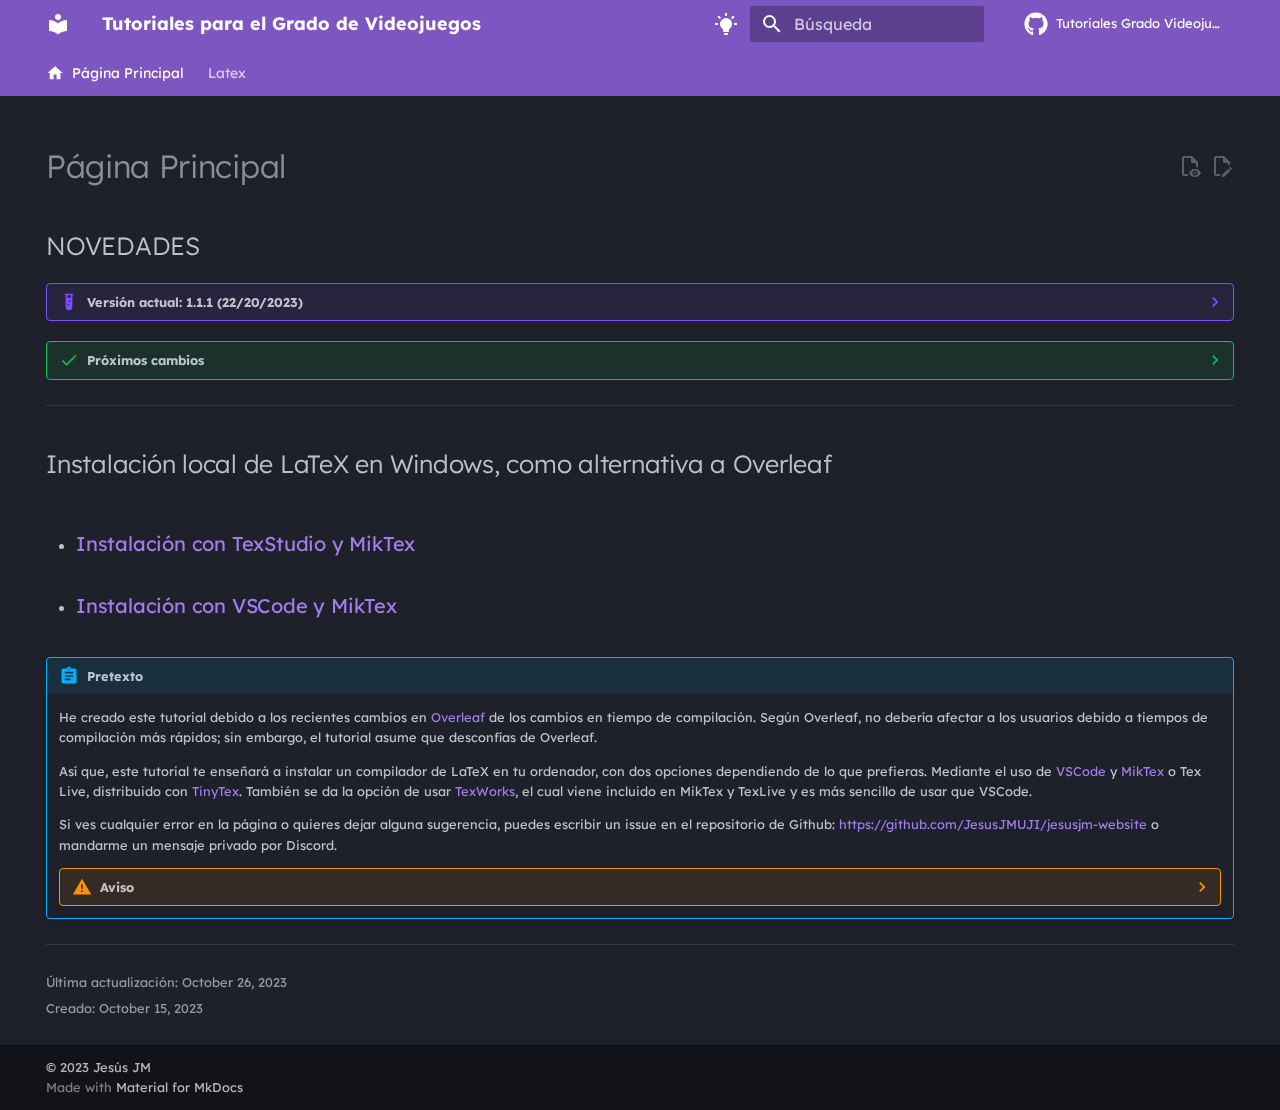
<file: index.html>
<!doctype html>
<html lang="es" class="no-js">
  <head>
    
      <meta charset="utf-8">
      <meta name="viewport" content="width=device-width,initial-scale=1">
      
      
      
      
      
        <link rel="next" href="latex_index/">
      
      
      <link rel="icon" href="assets/images/favicon.png">
      <meta name="generator" content="mkdocs-1.5.3, mkdocs-material-9.4.7">
    
    
      
        <title>Página principal - Tutoriales para el Grado de Videojuegos</title>
      
    
    
      <link rel="stylesheet" href="assets/stylesheets/main.4b4a2bd9.min.css">
      
        
        <link rel="stylesheet" href="assets/stylesheets/palette.356b1318.min.css">
      
      


    
    
      
    
    
      
        
        
        <link rel="preconnect" href="https://fonts.gstatic.com" crossorigin>
        <link rel="stylesheet" href="https://fonts.googleapis.com/css?family=Lexend+Deca:300,300i,400,400i,700,700i%7CJetBrains+Mono:400,400i,700,700i&display=fallback">
        <style>:root{--md-text-font:"Lexend Deca";--md-code-font:"JetBrains Mono"}</style>
      
    
    
    <script>__md_scope=new URL(".",location),__md_hash=e=>[...e].reduce((e,_)=>(e<<5)-e+_.charCodeAt(0),0),__md_get=(e,_=localStorage,t=__md_scope)=>JSON.parse(_.getItem(t.pathname+"."+e)),__md_set=(e,_,t=localStorage,a=__md_scope)=>{try{t.setItem(a.pathname+"."+e,JSON.stringify(_))}catch(e){}}</script>
    
      

    
    
    
   <link href="assets/stylesheets/glightbox.min.css" rel="stylesheet"/><style>
        html.glightbox-open { overflow: initial; height: 100%; }
        .gslide-title { margin-top: 0px; user-select: text; }
        .gslide-desc { color: #666; user-select: text; }
        .gslide-image img { background: white; }
        
            .gscrollbar-fixer { padding-right: 15px; }
            .gdesc-inner { font-size: 0.75rem; }
            body[data-md-color-scheme="slate"] .gdesc-inner { background: var(--md-default-bg-color);}
            body[data-md-color-scheme="slate"] .gslide-title { color: var(--md-default-fg-color);}
            body[data-md-color-scheme="slate"] .gslide-desc { color: var(--md-default-fg-color);}
            </style> <script src="assets/javascripts/glightbox.min.js"></script></head>
  
  
    
    
      
    
    
    
    
    <body dir="ltr" data-md-color-scheme="slate" data-md-color-primary="deep-purple" data-md-color-accent="indigo">
  
    
    
      <script>var palette=__md_get("__palette");if(palette&&"object"==typeof palette.color)for(var key of Object.keys(palette.color))document.body.setAttribute("data-md-color-"+key,palette.color[key])</script>
    
    <input class="md-toggle" data-md-toggle="drawer" type="checkbox" id="__drawer" autocomplete="off">
    <input class="md-toggle" data-md-toggle="search" type="checkbox" id="__search" autocomplete="off">
    <label class="md-overlay" for="__drawer"></label>
    <div data-md-component="skip">
      
        
        <a href="#novedades" class="md-skip">
          Saltar a contenido
        </a>
      
    </div>
    <div data-md-component="announce">
      
    </div>
    
    
      

<header class="md-header" data-md-component="header">
  <nav class="md-header__inner md-grid" aria-label="Cabecera">
    <a href="." title="Tutoriales para el Grado de Videojuegos" class="md-header__button md-logo" aria-label="Tutoriales para el Grado de Videojuegos" data-md-component="logo">
      
  
  <svg xmlns="http://www.w3.org/2000/svg" viewBox="0 0 24 24"><path d="M12 8a3 3 0 0 0 3-3 3 3 0 0 0-3-3 3 3 0 0 0-3 3 3 3 0 0 0 3 3m0 3.54C9.64 9.35 6.5 8 3 8v11c3.5 0 6.64 1.35 9 3.54 2.36-2.19 5.5-3.54 9-3.54V8c-3.5 0-6.64 1.35-9 3.54Z"/></svg>

    </a>
    <label class="md-header__button md-icon" for="__drawer">
      
      <svg xmlns="http://www.w3.org/2000/svg" viewBox="0 0 24 24"><path d="M3 6h18v2H3V6m0 5h18v2H3v-2m0 5h18v2H3v-2Z"/></svg>
    </label>
    <div class="md-header__title" data-md-component="header-title">
      <div class="md-header__ellipsis">
        <div class="md-header__topic">
          <span class="md-ellipsis">
            Tutoriales para el Grado de Videojuegos
          </span>
        </div>
        <div class="md-header__topic" data-md-component="header-topic">
          <span class="md-ellipsis">
            
              Página principal
            
          </span>
        </div>
      </div>
    </div>
    
      
        <form class="md-header__option" data-md-component="palette">
  
    
    
    
    <input class="md-option" data-md-color-media="(prefers-color-scheme: light)" data-md-color-scheme="slate" data-md-color-primary="deep-purple" data-md-color-accent="indigo"  aria-label="light"  type="radio" name="__palette" id="__palette_1">
    
      <label class="md-header__button md-icon" title="light" for="__palette_2" hidden>
        <svg xmlns="http://www.w3.org/2000/svg" viewBox="0 0 24 24"><path d="M12 6a6 6 0 0 1 6 6c0 2.22-1.21 4.16-3 5.2V19a1 1 0 0 1-1 1h-4a1 1 0 0 1-1-1v-1.8c-1.79-1.04-3-2.98-3-5.2a6 6 0 0 1 6-6m2 15v1a1 1 0 0 1-1 1h-2a1 1 0 0 1-1-1v-1h4m6-10h3v2h-3v-2M1 11h3v2H1v-2M13 1v3h-2V1h2M4.92 3.5l2.13 2.14-1.42 1.41L3.5 4.93 4.92 3.5m12.03 2.13 2.12-2.13 1.43 1.43-2.13 2.12-1.42-1.42Z"/></svg>
      </label>
    
  
    
    
    
    <input class="md-option" data-md-color-media="(prefers-color-scheme: dark)" data-md-color-scheme="default" data-md-color-primary="blue" data-md-color-accent="light-blue"  aria-label="dark"  type="radio" name="__palette" id="__palette_2">
    
      <label class="md-header__button md-icon" title="dark" for="__palette_1" hidden>
        <svg xmlns="http://www.w3.org/2000/svg" viewBox="0 0 24 24"><path d="M12 2a9.91 9.91 0 0 0-3 .46 10 10 0 0 1 0 19.08A10 10 0 1 0 12 2Z"/></svg>
      </label>
    
  
</form>
      
    
    
    
      <label class="md-header__button md-icon" for="__search">
        
        <svg xmlns="http://www.w3.org/2000/svg" viewBox="0 0 24 24"><path d="M9.5 3A6.5 6.5 0 0 1 16 9.5c0 1.61-.59 3.09-1.56 4.23l.27.27h.79l5 5-1.5 1.5-5-5v-.79l-.27-.27A6.516 6.516 0 0 1 9.5 16 6.5 6.5 0 0 1 3 9.5 6.5 6.5 0 0 1 9.5 3m0 2C7 5 5 7 5 9.5S7 14 9.5 14 14 12 14 9.5 12 5 9.5 5Z"/></svg>
      </label>
      <div class="md-search" data-md-component="search" role="dialog">
  <label class="md-search__overlay" for="__search"></label>
  <div class="md-search__inner" role="search">
    <form class="md-search__form" name="search">
      <input type="text" class="md-search__input" name="query" aria-label="Búsqueda" placeholder="Búsqueda" autocapitalize="off" autocorrect="off" autocomplete="off" spellcheck="false" data-md-component="search-query" required>
      <label class="md-search__icon md-icon" for="__search">
        
        <svg xmlns="http://www.w3.org/2000/svg" viewBox="0 0 24 24"><path d="M9.5 3A6.5 6.5 0 0 1 16 9.5c0 1.61-.59 3.09-1.56 4.23l.27.27h.79l5 5-1.5 1.5-5-5v-.79l-.27-.27A6.516 6.516 0 0 1 9.5 16 6.5 6.5 0 0 1 3 9.5 6.5 6.5 0 0 1 9.5 3m0 2C7 5 5 7 5 9.5S7 14 9.5 14 14 12 14 9.5 12 5 9.5 5Z"/></svg>
        
        <svg xmlns="http://www.w3.org/2000/svg" viewBox="0 0 24 24"><path d="M20 11v2H8l5.5 5.5-1.42 1.42L4.16 12l7.92-7.92L13.5 5.5 8 11h12Z"/></svg>
      </label>
      <nav class="md-search__options" aria-label="Buscar">
        
        <button type="reset" class="md-search__icon md-icon" title="Limpiar" aria-label="Limpiar" tabindex="-1">
          
          <svg xmlns="http://www.w3.org/2000/svg" viewBox="0 0 24 24"><path d="M19 6.41 17.59 5 12 10.59 6.41 5 5 6.41 10.59 12 5 17.59 6.41 19 12 13.41 17.59 19 19 17.59 13.41 12 19 6.41Z"/></svg>
        </button>
      </nav>
      
        <div class="md-search__suggest" data-md-component="search-suggest"></div>
      
    </form>
    <div class="md-search__output">
      <div class="md-search__scrollwrap" data-md-scrollfix>
        <div class="md-search-result" data-md-component="search-result">
          <div class="md-search-result__meta">
            Inicializando búsqueda
          </div>
          <ol class="md-search-result__list" role="presentation"></ol>
        </div>
      </div>
    </div>
  </div>
</div>
    
    
      <div class="md-header__source">
        <a href="https://github.com/JesusJMUJI/jesusjm-website" title="Ir al repositorio" class="md-source" data-md-component="source">
  <div class="md-source__icon md-icon">
    
    <svg xmlns="http://www.w3.org/2000/svg" viewBox="0 0 496 512"><!--! Font Awesome Free 6.4.2 by @fontawesome - https://fontawesome.com License - https://fontawesome.com/license/free (Icons: CC BY 4.0, Fonts: SIL OFL 1.1, Code: MIT License) Copyright 2023 Fonticons, Inc.--><path d="M165.9 397.4c0 2-2.3 3.6-5.2 3.6-3.3.3-5.6-1.3-5.6-3.6 0-2 2.3-3.6 5.2-3.6 3-.3 5.6 1.3 5.6 3.6zm-31.1-4.5c-.7 2 1.3 4.3 4.3 4.9 2.6 1 5.6 0 6.2-2s-1.3-4.3-4.3-5.2c-2.6-.7-5.5.3-6.2 2.3zm44.2-1.7c-2.9.7-4.9 2.6-4.6 4.9.3 2 2.9 3.3 5.9 2.6 2.9-.7 4.9-2.6 4.6-4.6-.3-1.9-3-3.2-5.9-2.9zM244.8 8C106.1 8 0 113.3 0 252c0 110.9 69.8 205.8 169.5 239.2 12.8 2.3 17.3-5.6 17.3-12.1 0-6.2-.3-40.4-.3-61.4 0 0-70 15-84.7-29.8 0 0-11.4-29.1-27.8-36.6 0 0-22.9-15.7 1.6-15.4 0 0 24.9 2 38.6 25.8 21.9 38.6 58.6 27.5 72.9 20.9 2.3-16 8.8-27.1 16-33.7-55.9-6.2-112.3-14.3-112.3-110.5 0-27.5 7.6-41.3 23.6-58.9-2.6-6.5-11.1-33.3 2.6-67.9 20.9-6.5 69 27 69 27 20-5.6 41.5-8.5 62.8-8.5s42.8 2.9 62.8 8.5c0 0 48.1-33.6 69-27 13.7 34.7 5.2 61.4 2.6 67.9 16 17.7 25.8 31.5 25.8 58.9 0 96.5-58.9 104.2-114.8 110.5 9.2 7.9 17 22.9 17 46.4 0 33.7-.3 75.4-.3 83.6 0 6.5 4.6 14.4 17.3 12.1C428.2 457.8 496 362.9 496 252 496 113.3 383.5 8 244.8 8zM97.2 352.9c-1.3 1-1 3.3.7 5.2 1.6 1.6 3.9 2.3 5.2 1 1.3-1 1-3.3-.7-5.2-1.6-1.6-3.9-2.3-5.2-1zm-10.8-8.1c-.7 1.3.3 2.9 2.3 3.9 1.6 1 3.6.7 4.3-.7.7-1.3-.3-2.9-2.3-3.9-2-.6-3.6-.3-4.3.7zm32.4 35.6c-1.6 1.3-1 4.3 1.3 6.2 2.3 2.3 5.2 2.6 6.5 1 1.3-1.3.7-4.3-1.3-6.2-2.2-2.3-5.2-2.6-6.5-1zm-11.4-14.7c-1.6 1-1.6 3.6 0 5.9 1.6 2.3 4.3 3.3 5.6 2.3 1.6-1.3 1.6-3.9 0-6.2-1.4-2.3-4-3.3-5.6-2z"/></svg>
  </div>
  <div class="md-source__repository">
    Tutoriales Grado Videojuegos
  </div>
</a>
      </div>
    
  </nav>
  
</header>
    
    <div class="md-container" data-md-component="container">
      
      
        
          
            
<nav class="md-tabs" aria-label="Pestañas" data-md-component="tabs">
  <div class="md-grid">
    <ul class="md-tabs__list">
      
        
  
  
    
  
  
    <li class="md-tabs__item md-tabs__item--active">
      <a href="." class="md-tabs__link">
        
  
    
      <svg xmlns="http://www.w3.org/2000/svg" viewBox="0 0 24 24"><path d="M10 20v-6h4v6h5v-8h3L12 3 2 12h3v8h5Z"/></svg>
    
  
  Página Principal

      </a>
    </li>
  

      
        
  
  
  
    
    
      <li class="md-tabs__item">
        <a href="latex_index/" class="md-tabs__link">
          
  
    
  
  Latex

        </a>
      </li>
    
  

      
    </ul>
  </div>
</nav>
          
        
      
      <main class="md-main" data-md-component="main">
        <div class="md-main__inner md-grid">
          
            
              
                
              
              <div class="md-sidebar md-sidebar--primary" data-md-component="sidebar" data-md-type="navigation" hidden>
                <div class="md-sidebar__scrollwrap">
                  <div class="md-sidebar__inner">
                    


  


<nav class="md-nav md-nav--primary md-nav--lifted" aria-label="Navegación" data-md-level="0">
  <label class="md-nav__title" for="__drawer">
    <a href="." title="Tutoriales para el Grado de Videojuegos" class="md-nav__button md-logo" aria-label="Tutoriales para el Grado de Videojuegos" data-md-component="logo">
      
  
  <svg xmlns="http://www.w3.org/2000/svg" viewBox="0 0 24 24"><path d="M12 8a3 3 0 0 0 3-3 3 3 0 0 0-3-3 3 3 0 0 0-3 3 3 3 0 0 0 3 3m0 3.54C9.64 9.35 6.5 8 3 8v11c3.5 0 6.64 1.35 9 3.54 2.36-2.19 5.5-3.54 9-3.54V8c-3.5 0-6.64 1.35-9 3.54Z"/></svg>

    </a>
    Tutoriales para el Grado de Videojuegos
  </label>
  
    <div class="md-nav__source">
      <a href="https://github.com/JesusJMUJI/jesusjm-website" title="Ir al repositorio" class="md-source" data-md-component="source">
  <div class="md-source__icon md-icon">
    
    <svg xmlns="http://www.w3.org/2000/svg" viewBox="0 0 496 512"><!--! Font Awesome Free 6.4.2 by @fontawesome - https://fontawesome.com License - https://fontawesome.com/license/free (Icons: CC BY 4.0, Fonts: SIL OFL 1.1, Code: MIT License) Copyright 2023 Fonticons, Inc.--><path d="M165.9 397.4c0 2-2.3 3.6-5.2 3.6-3.3.3-5.6-1.3-5.6-3.6 0-2 2.3-3.6 5.2-3.6 3-.3 5.6 1.3 5.6 3.6zm-31.1-4.5c-.7 2 1.3 4.3 4.3 4.9 2.6 1 5.6 0 6.2-2s-1.3-4.3-4.3-5.2c-2.6-.7-5.5.3-6.2 2.3zm44.2-1.7c-2.9.7-4.9 2.6-4.6 4.9.3 2 2.9 3.3 5.9 2.6 2.9-.7 4.9-2.6 4.6-4.6-.3-1.9-3-3.2-5.9-2.9zM244.8 8C106.1 8 0 113.3 0 252c0 110.9 69.8 205.8 169.5 239.2 12.8 2.3 17.3-5.6 17.3-12.1 0-6.2-.3-40.4-.3-61.4 0 0-70 15-84.7-29.8 0 0-11.4-29.1-27.8-36.6 0 0-22.9-15.7 1.6-15.4 0 0 24.9 2 38.6 25.8 21.9 38.6 58.6 27.5 72.9 20.9 2.3-16 8.8-27.1 16-33.7-55.9-6.2-112.3-14.3-112.3-110.5 0-27.5 7.6-41.3 23.6-58.9-2.6-6.5-11.1-33.3 2.6-67.9 20.9-6.5 69 27 69 27 20-5.6 41.5-8.5 62.8-8.5s42.8 2.9 62.8 8.5c0 0 48.1-33.6 69-27 13.7 34.7 5.2 61.4 2.6 67.9 16 17.7 25.8 31.5 25.8 58.9 0 96.5-58.9 104.2-114.8 110.5 9.2 7.9 17 22.9 17 46.4 0 33.7-.3 75.4-.3 83.6 0 6.5 4.6 14.4 17.3 12.1C428.2 457.8 496 362.9 496 252 496 113.3 383.5 8 244.8 8zM97.2 352.9c-1.3 1-1 3.3.7 5.2 1.6 1.6 3.9 2.3 5.2 1 1.3-1 1-3.3-.7-5.2-1.6-1.6-3.9-2.3-5.2-1zm-10.8-8.1c-.7 1.3.3 2.9 2.3 3.9 1.6 1 3.6.7 4.3-.7.7-1.3-.3-2.9-2.3-3.9-2-.6-3.6-.3-4.3.7zm32.4 35.6c-1.6 1.3-1 4.3 1.3 6.2 2.3 2.3 5.2 2.6 6.5 1 1.3-1.3.7-4.3-1.3-6.2-2.2-2.3-5.2-2.6-6.5-1zm-11.4-14.7c-1.6 1-1.6 3.6 0 5.9 1.6 2.3 4.3 3.3 5.6 2.3 1.6-1.3 1.6-3.9 0-6.2-1.4-2.3-4-3.3-5.6-2z"/></svg>
  </div>
  <div class="md-source__repository">
    Tutoriales Grado Videojuegos
  </div>
</a>
    </div>
  
  <ul class="md-nav__list" data-md-scrollfix>
    
      
      
  
  
    
  
  
    <li class="md-nav__item md-nav__item--active">
      
      <input class="md-nav__toggle md-toggle" type="checkbox" id="__toc">
      
      
      
        <label class="md-nav__link md-nav__link--active" for="__toc">
          
  
    <svg xmlns="http://www.w3.org/2000/svg" viewBox="0 0 24 24"><path d="M10 20v-6h4v6h5v-8h3L12 3 2 12h3v8h5Z"/></svg>
  
  <span class="md-ellipsis">
    Página Principal
  </span>
  

          <span class="md-nav__icon md-icon"></span>
        </label>
      
      <a href="." class="md-nav__link md-nav__link--active">
        
  
    <svg xmlns="http://www.w3.org/2000/svg" viewBox="0 0 24 24"><path d="M10 20v-6h4v6h5v-8h3L12 3 2 12h3v8h5Z"/></svg>
  
  <span class="md-ellipsis">
    Página Principal
  </span>
  

      </a>
      
        

  

<nav class="md-nav md-nav--secondary" aria-label="Tabla de contenidos">
  
  
  
  
    <label class="md-nav__title" for="__toc">
      <span class="md-nav__icon md-icon"></span>
      Tabla de contenidos
    </label>
    <ul class="md-nav__list" data-md-component="toc" data-md-scrollfix>
      
        <li class="md-nav__item">
  <a href="#novedades" class="md-nav__link">
    NOVEDADES
  </a>
  
</li>
      
        <li class="md-nav__item">
  <a href="#instalacion-local-de-latex-en-windows-como-alternativa-a-overleaf" class="md-nav__link">
    Instalación local de LaTeX en Windows, como alternativa a Overleaf
  </a>
  
    <nav class="md-nav" aria-label="Instalación local de LaTeX en Windows, como alternativa a Overleaf">
      <ul class="md-nav__list">
        
          <li class="md-nav__item">
  <a href="#instalacion-con-texstudio-y-miktex" class="md-nav__link">
    Instalación con TexStudio y MikTex
  </a>
  
</li>
        
          <li class="md-nav__item">
  <a href="#instalacion-con-vscode-y-miktex" class="md-nav__link">
    Instalación con VSCode y MikTex
  </a>
  
</li>
        
      </ul>
    </nav>
  
</li>
      
    </ul>
  
</nav>
      
    </li>
  

    
      
      
  
  
  
    
    
      
        
      
        
      
        
      
    
    
    
    
      
      
    
    <li class="md-nav__item md-nav__item--section md-nav__item--nested">
      
        
        
        
        <input class="md-nav__toggle md-toggle " type="checkbox" id="__nav_2" >
        
          
          <label class="md-nav__link" for="__nav_2" id="__nav_2_label" tabindex="">
            
  
  <span class="md-ellipsis">
    Latex
  </span>
  

            <span class="md-nav__icon md-icon"></span>
          </label>
        
        <nav class="md-nav" data-md-level="1" aria-labelledby="__nav_2_label" aria-expanded="false">
          <label class="md-nav__title" for="__nav_2">
            <span class="md-nav__icon md-icon"></span>
            Latex
          </label>
          <ul class="md-nav__list" data-md-scrollfix>
            
              
                
  
  
  
    <li class="md-nav__item">
      <a href="latex_index/" class="md-nav__link">
        
  
  <span class="md-ellipsis">
    Introducción a LaTeX
  </span>
  

      </a>
    </li>
  

              
            
              
                
  
  
  
    <li class="md-nav__item">
      <a href="latex_install/" class="md-nav__link">
        
  
    <svg xmlns="http://www.w3.org/2000/svg" viewBox="0 0 24 24"><path d="m18.5 4 1.16 4.35-.96.26c-.45-.87-.91-1.74-1.44-2.18C16.73 6 16.11 6 15.5 6H13v10.5c0 .5 0 1 .33 1.25.34.25 1 .25 1.67.25v1H9v-1c.67 0 1.33 0 1.67-.25.33-.25.33-.75.33-1.25V6H8.5c-.61 0-1.23 0-1.76.43-.53.44-.99 1.31-1.44 2.18l-.96-.26L5.5 4h13Z"/></svg>
  
  <span class="md-ellipsis">
    Instalación de LaTeX con Miktex y TexStudio
  </span>
  

      </a>
    </li>
  

              
            
              
                
  
  
  
    <li class="md-nav__item">
      <a href="latex_vscode/" class="md-nav__link">
        
  
    <svg xmlns="http://www.w3.org/2000/svg" viewBox="0 0 24 24"><path d="m18.5 4 1.16 4.35-.96.26c-.45-.87-.91-1.74-1.44-2.18C16.73 6 16.11 6 15.5 6H13v10.5c0 .5 0 1 .33 1.25.34.25 1 .25 1.67.25v1H9v-1c.67 0 1.33 0 1.67-.25.33-.25.33-.75.33-1.25V6H8.5c-.61 0-1.23 0-1.76.43-.53.44-.99 1.31-1.44 2.18l-.96-.26L5.5 4h13Z"/></svg>
  
  <span class="md-ellipsis">
    Instalación de LaTeX con VSCode y MikTex
  </span>
  

      </a>
    </li>
  

              
            
          </ul>
        </nav>
      
    </li>
  

    
  </ul>
</nav>
                  </div>
                </div>
              </div>
            
            
              
                
              
              <div class="md-sidebar md-sidebar--secondary" data-md-component="sidebar" data-md-type="toc" hidden>
                <div class="md-sidebar__scrollwrap">
                  <div class="md-sidebar__inner">
                    

  

<nav class="md-nav md-nav--secondary" aria-label="Tabla de contenidos">
  
  
  
  
    <label class="md-nav__title" for="__toc">
      <span class="md-nav__icon md-icon"></span>
      Tabla de contenidos
    </label>
    <ul class="md-nav__list" data-md-component="toc" data-md-scrollfix>
      
        <li class="md-nav__item">
  <a href="#novedades" class="md-nav__link">
    NOVEDADES
  </a>
  
</li>
      
        <li class="md-nav__item">
  <a href="#instalacion-local-de-latex-en-windows-como-alternativa-a-overleaf" class="md-nav__link">
    Instalación local de LaTeX en Windows, como alternativa a Overleaf
  </a>
  
    <nav class="md-nav" aria-label="Instalación local de LaTeX en Windows, como alternativa a Overleaf">
      <ul class="md-nav__list">
        
          <li class="md-nav__item">
  <a href="#instalacion-con-texstudio-y-miktex" class="md-nav__link">
    Instalación con TexStudio y MikTex
  </a>
  
</li>
        
          <li class="md-nav__item">
  <a href="#instalacion-con-vscode-y-miktex" class="md-nav__link">
    Instalación con VSCode y MikTex
  </a>
  
</li>
        
      </ul>
    </nav>
  
</li>
      
    </ul>
  
</nav>
                  </div>
                </div>
              </div>
            
          
          
            <div class="md-content" data-md-component="content">
              <article class="md-content__inner md-typeset">
                
                  

  
    <a href="https://github.com/JesusJMUJI/jesusjm-website/edit/main/docs/index.md" title="Editar esta página" class="md-content__button md-icon">
      
      <svg xmlns="http://www.w3.org/2000/svg" viewBox="0 0 24 24"><path d="M10 20H6V4h7v5h5v3.1l2-2V8l-6-6H6c-1.1 0-2 .9-2 2v16c0 1.1.9 2 2 2h4v-2m10.2-7c.1 0 .3.1.4.2l1.3 1.3c.2.2.2.6 0 .8l-1 1-2.1-2.1 1-1c.1-.1.2-.2.4-.2m0 3.9L14.1 23H12v-2.1l6.1-6.1 2.1 2.1Z"/></svg>
    </a>
  
  
    
      
    
    <a href="https://github.com/JesusJMUJI/jesusjm-website/raw/main/docs/index.md" title="Ver código fuente de esta página" class="md-content__button md-icon">
      
      <svg xmlns="http://www.w3.org/2000/svg" viewBox="0 0 24 24"><path d="M17 18c.56 0 1 .44 1 1s-.44 1-1 1-1-.44-1-1 .44-1 1-1m0-3c-2.73 0-5.06 1.66-6 4 .94 2.34 3.27 4 6 4s5.06-1.66 6-4c-.94-2.34-3.27-4-6-4m0 6.5a2.5 2.5 0 0 1-2.5-2.5 2.5 2.5 0 0 1 2.5-2.5 2.5 2.5 0 0 1 2.5 2.5 2.5 2.5 0 0 1-2.5 2.5M9.27 20H6V4h7v5h5v4.07c.7.08 1.36.25 2 .49V8l-6-6H6a2 2 0 0 0-2 2v16a2 2 0 0 0 2 2h4.5a8.15 8.15 0 0 1-1.23-2Z"/></svg>
    </a>
  


  <h1>Página Principal</h1>

<h2 id="novedades">NOVEDADES<a class="headerlink" href="#novedades" title="Permanent link">&para;</a></h2>
<details class="example">
<summary>Versión actual: 1.1.1 (22/20/2023)</summary>
<ul class="task-list">
<li class="task-list-item"><label class="task-list-control"><input type="checkbox" disabled checked/><span class="task-list-indicator"></span></label> Corregidos errores de ortografía, gramática y legibilidad.</li>
<li class="task-list-item"><label class="task-list-control"><input type="checkbox" disabled checked/><span class="task-list-indicator"></span></label> Limpieza y simplificación de la instalación de VSCode con MikTex.</li>
<li class="task-list-item"><label class="task-list-control"><input type="checkbox" disabled checked/><span class="task-list-indicator"></span></label> TinyTex marcado como instalador no recomendado. </li>
<li class="task-list-item"><label class="task-list-control"><input type="checkbox" disabled checked/><span class="task-list-indicator"></span></label> Añadidas algunas cosillas para hacer más amena la página.</li>
</ul>
<details class="failure">
<summary>Versiones anteriores</summary>
<p>Lista de cambios (1.1.0):</p>
<ul>
<li>Rediseñada la página principal para contener la lista de cambios y el aviso.</li>
<li>Rediseñado el tutorial de instalación de MikTex.</li>
<li>Cambio de recomendación principal de VSCode a TexStudio.</li>
<li>Cambio de recomendación de compilador de TexLive a MikTex.</li>
</ul>
<p>Lista de cambios (1.0.4):</p>
<ul>
<li>Informar de futuro cambio de documentación a <a href="https://www.texstudio.org/">TexStudio</a>.</li>
<li>Cambiar la tabla de contenidos a la derecha.</li>
</ul>
<p>Lista de cambios (1.0.3):</p>
<ul>
<li>Añadidos iconos para editar la página.</li>
<li>Añadidos enlaces a la página de GitHub.</li>
<li>Añadido una fecha de edición al final de la página.</li>
<li>Aclarar panel de novedades.</li>
</ul>
<p>Lista de cambios (1.0.2):</p>
<ul>
<li>Añadido un aviso de que la página está en construcción.</li>
<li>Añadir versión actual. </li>
<li>Añadir reglas horizontales para separar secciones.</li>
</ul>
</details>
<p><a class="md-button" href="https://github.com/JesusJMUJI/recursos-uji/commits/main">Commits</a></p>
</details>
<details class="success">
<summary>Próximos cambios</summary>
<ul class="task-list">
<li class="task-list-item"><label class="task-list-control"><input type="checkbox" disabled/><span class="task-list-indicator"></span></label> Añadir una sección para usar GitHub con LaTeX, y por extensión, GitHub Desktop.</li>
<li class="task-list-item"><label class="task-list-control"><input type="checkbox" disabled/><span class="task-list-indicator"></span></label> Añadir un <em>about me</em> y como ayudar al desarrollo de la página.</li>
</ul>
</details>
<hr />
<h2 id="instalacion-local-de-latex-en-windows-como-alternativa-a-overleaf">Instalación local de LaTeX en Windows, como alternativa a Overleaf<a class="headerlink" href="#instalacion-local-de-latex-en-windows-como-alternativa-a-overleaf" title="Permanent link">&para;</a></h2>
<ul>
<li>
<h3 id="instalacion-con-texstudio-y-miktex"><a href="latex_install/">Instalación con TexStudio y MikTex</a><a class="headerlink" href="#instalacion-con-texstudio-y-miktex" title="Permanent link">&para;</a></h3>
</li>
<li>
<h3 id="instalacion-con-vscode-y-miktex"><a href="latex_vscode/">Instalación con VSCode y MikTex</a><a class="headerlink" href="#instalacion-con-vscode-y-miktex" title="Permanent link">&para;</a></h3>
</li>
</ul>
<div class="admonition abstract">
<p class="admonition-title">Pretexto</p>
<p>He creado este tutorial debido a los recientes cambios en <a href="https://www.overleaf.com/blog/changes-to-free-compile-timeouts-and-servers">Overleaf</a> de los cambios en tiempo de compilación.
Según Overleaf, no debería afectar a los usuarios debido a tiempos de compilación más rápidos; sin embargo, el tutorial asume que desconfías de Overleaf.</p>
<p>Así que, este tutorial te enseñará a instalar un compilador de LaTeX en tu ordenador, con dos opciones dependiendo de lo que prefieras. Mediante el uso de <a href="https://code.visualstudio.com/">VSCode</a> y <a href="https://miktex.org/download">MikTex</a> o Tex Live, distribuido con <a href="https://github.com/rstudio/tinytex-releases">TinyTex</a>.
También se da la opción de usar <a href="#texworks">TexWorks</a>, el cual viene incluido en MikTex y TexLive y es más sencillo de usar que VSCode.</p>
<p>Si ves cualquier error en la página o quieres dejar alguna sugerencia, puedes escribir un issue en el repositorio de Github: <a href="https://github.com/JesusJMUJI/jesusjm-website">https://github.com/JesusJMUJI/jesusjm-website</a> o mandarme un mensaje privado por Discord.</p>
<details class="warning">
<summary>Aviso</summary>
<p>Este tutorial asume que el lector dispone de conocimientos básicos sobre instalación y entendimiento sobre como usar VSCode e instaladores complejos. No obstante, se intentará explicar de la forma más sencilla posible. Además, se requiere de entender el inglés, ya que la mayoría de los programas están en inglés.</p>
</details>
</div>

  <hr>
<div class="md-source-file">
  <small>
    
      Última actualización:
      <span class="git-revision-date-localized-plugin git-revision-date-localized-plugin-date">October 26, 2023</span>
      
        <br>
        Creado:
        <span class="git-revision-date-localized-plugin git-revision-date-localized-plugin-date">October 15, 2023</span>
      
    
  </small>
</div>



  



                
              </article>
            </div>
          
          
  <script>var tabs=__md_get("__tabs");if(Array.isArray(tabs))e:for(var set of document.querySelectorAll(".tabbed-set")){var tab,labels=set.querySelector(".tabbed-labels");for(tab of tabs)for(var label of labels.getElementsByTagName("label"))if(label.innerText.trim()===tab){var input=document.getElementById(label.htmlFor);input.checked=!0;continue e}}</script>

        </div>
        
          <button type="button" class="md-top md-icon" data-md-component="top" hidden>
  
  <svg xmlns="http://www.w3.org/2000/svg" viewBox="0 0 24 24"><path d="M13 20h-2V8l-5.5 5.5-1.42-1.42L12 4.16l7.92 7.92-1.42 1.42L13 8v12Z"/></svg>
  Volver al principio
</button>
        
      </main>
      
        <footer class="md-footer">
  
  <div class="md-footer-meta md-typeset">
    <div class="md-footer-meta__inner md-grid">
      <div class="md-copyright">
  
    <div class="md-copyright__highlight">
      &copy; 2023 <a href="https://github.com/JesusJMUJI"  target="_blank" rel="noopener">Jesús JM</a>

    </div>
  
  
    Made with
    <a href="https://squidfunk.github.io/mkdocs-material/" target="_blank" rel="noopener">
      Material for MkDocs
    </a>
  
</div>
      
    </div>
  </div>
</footer>
      
    </div>
    <div class="md-dialog" data-md-component="dialog">
      <div class="md-dialog__inner md-typeset"></div>
    </div>
    
    
    <script id="__config" type="application/json">{"base": ".", "features": ["navigation.tabs", "navigation.sections", "navigation.indexes", "toc.follow", "navigation.tracking", "navigation.top", "search.suggest", "search.highlight", "content.tabs.link", "content.code.annotate", "content.code.copy", "content.action.edit", "content.action.view"], "search": "assets/javascripts/workers/search.f886a092.min.js", "translations": {"clipboard.copied": "Copiado al portapapeles", "clipboard.copy": "Copiar al portapapeles", "search.result.more.one": "1 m\u00e1s en esta p\u00e1gina", "search.result.more.other": "# m\u00e1s en esta p\u00e1gina", "search.result.none": "No se encontraron documentos", "search.result.one": "1 documento encontrado", "search.result.other": "# documentos encontrados", "search.result.placeholder": "Teclee para comenzar b\u00fasqueda", "search.result.term.missing": "Falta", "select.version": "Seleccionar versi\u00f3n"}}</script>
    
    
      <script src="assets/javascripts/bundle.aecac24b.min.js"></script>
      
    
  <script>document$.subscribe(() => {const lightbox = GLightbox({"touchNavigation": true, "loop": false, "zoomable": true, "draggable": true, "openEffect": "zoom", "closeEffect": "zoom", "slideEffect": "slide"});})</script></body>
</html>
</file>
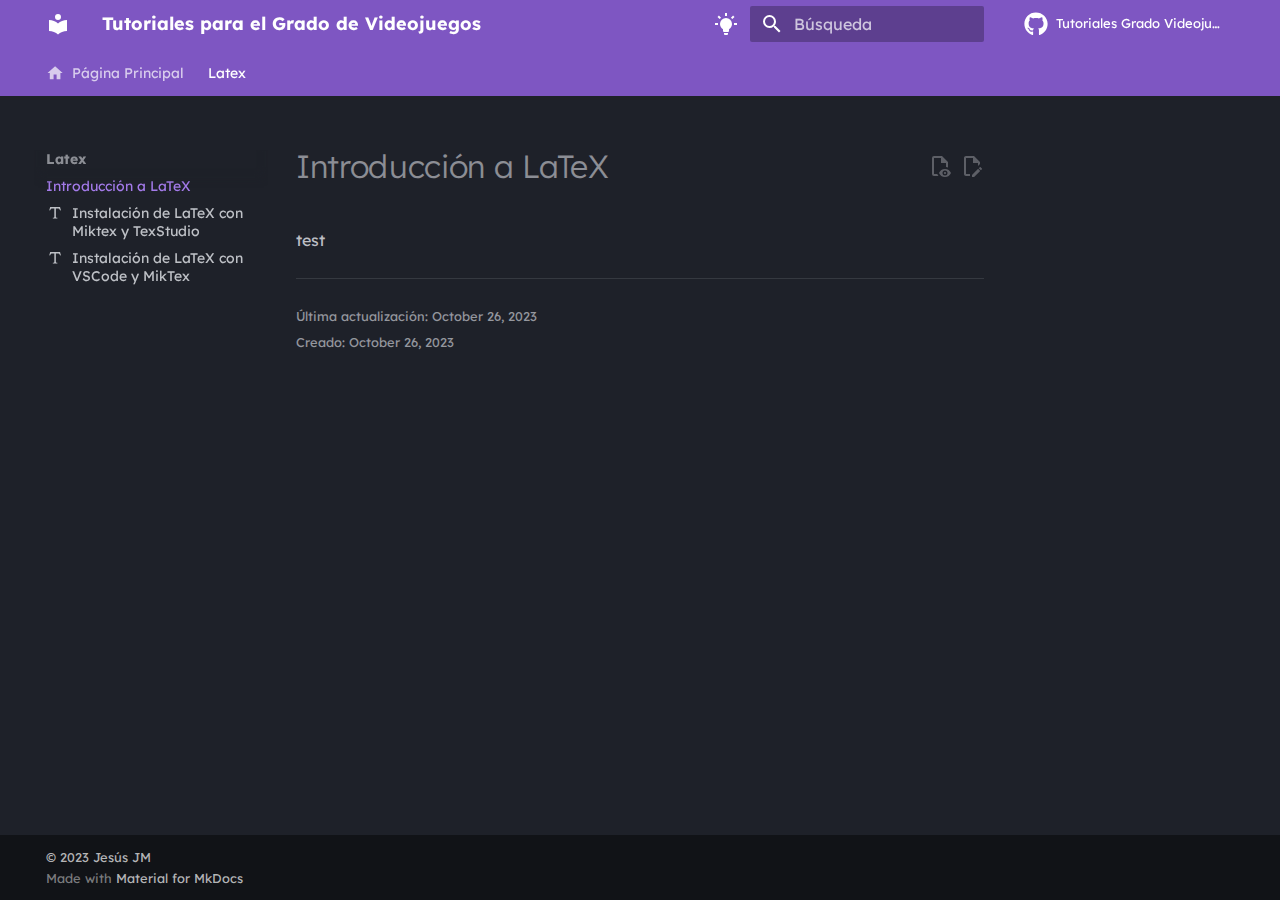
<file: latex_index/index.html>
<!doctype html>
<html lang="es" class="no-js">
  <head>
    
      <meta charset="utf-8">
      <meta name="viewport" content="width=device-width,initial-scale=1">
      
      
      
      
        <link rel="prev" href="..">
      
      
        <link rel="next" href="../latex_install/">
      
      
      <link rel="icon" href="../assets/images/favicon.png">
      <meta name="generator" content="mkdocs-1.5.3, mkdocs-material-9.4.7">
    
    
      
        <title>Introducción a LaTeX - Tutoriales para el Grado de Videojuegos</title>
      
    
    
      <link rel="stylesheet" href="../assets/stylesheets/main.4b4a2bd9.min.css">
      
        
        <link rel="stylesheet" href="../assets/stylesheets/palette.356b1318.min.css">
      
      


    
    
      
    
    
      
        
        
        <link rel="preconnect" href="https://fonts.gstatic.com" crossorigin>
        <link rel="stylesheet" href="https://fonts.googleapis.com/css?family=Lexend+Deca:300,300i,400,400i,700,700i%7CJetBrains+Mono:400,400i,700,700i&display=fallback">
        <style>:root{--md-text-font:"Lexend Deca";--md-code-font:"JetBrains Mono"}</style>
      
    
    
    <script>__md_scope=new URL("..",location),__md_hash=e=>[...e].reduce((e,_)=>(e<<5)-e+_.charCodeAt(0),0),__md_get=(e,_=localStorage,t=__md_scope)=>JSON.parse(_.getItem(t.pathname+"."+e)),__md_set=(e,_,t=localStorage,a=__md_scope)=>{try{t.setItem(a.pathname+"."+e,JSON.stringify(_))}catch(e){}}</script>
    
      

    
    
    
   <link href="../assets/stylesheets/glightbox.min.css" rel="stylesheet"/><style>
        html.glightbox-open { overflow: initial; height: 100%; }
        .gslide-title { margin-top: 0px; user-select: text; }
        .gslide-desc { color: #666; user-select: text; }
        .gslide-image img { background: white; }
        
            .gscrollbar-fixer { padding-right: 15px; }
            .gdesc-inner { font-size: 0.75rem; }
            body[data-md-color-scheme="slate"] .gdesc-inner { background: var(--md-default-bg-color);}
            body[data-md-color-scheme="slate"] .gslide-title { color: var(--md-default-fg-color);}
            body[data-md-color-scheme="slate"] .gslide-desc { color: var(--md-default-fg-color);}
            </style> <script src="../assets/javascripts/glightbox.min.js"></script></head>
  
  
    
    
      
    
    
    
    
    <body dir="ltr" data-md-color-scheme="slate" data-md-color-primary="deep-purple" data-md-color-accent="indigo">
  
    
    
      <script>var palette=__md_get("__palette");if(palette&&"object"==typeof palette.color)for(var key of Object.keys(palette.color))document.body.setAttribute("data-md-color-"+key,palette.color[key])</script>
    
    <input class="md-toggle" data-md-toggle="drawer" type="checkbox" id="__drawer" autocomplete="off">
    <input class="md-toggle" data-md-toggle="search" type="checkbox" id="__search" autocomplete="off">
    <label class="md-overlay" for="__drawer"></label>
    <div data-md-component="skip">
      
    </div>
    <div data-md-component="announce">
      
    </div>
    
    
      

<header class="md-header" data-md-component="header">
  <nav class="md-header__inner md-grid" aria-label="Cabecera">
    <a href=".." title="Tutoriales para el Grado de Videojuegos" class="md-header__button md-logo" aria-label="Tutoriales para el Grado de Videojuegos" data-md-component="logo">
      
  
  <svg xmlns="http://www.w3.org/2000/svg" viewBox="0 0 24 24"><path d="M12 8a3 3 0 0 0 3-3 3 3 0 0 0-3-3 3 3 0 0 0-3 3 3 3 0 0 0 3 3m0 3.54C9.64 9.35 6.5 8 3 8v11c3.5 0 6.64 1.35 9 3.54 2.36-2.19 5.5-3.54 9-3.54V8c-3.5 0-6.64 1.35-9 3.54Z"/></svg>

    </a>
    <label class="md-header__button md-icon" for="__drawer">
      
      <svg xmlns="http://www.w3.org/2000/svg" viewBox="0 0 24 24"><path d="M3 6h18v2H3V6m0 5h18v2H3v-2m0 5h18v2H3v-2Z"/></svg>
    </label>
    <div class="md-header__title" data-md-component="header-title">
      <div class="md-header__ellipsis">
        <div class="md-header__topic">
          <span class="md-ellipsis">
            Tutoriales para el Grado de Videojuegos
          </span>
        </div>
        <div class="md-header__topic" data-md-component="header-topic">
          <span class="md-ellipsis">
            
              Introducción a LaTeX
            
          </span>
        </div>
      </div>
    </div>
    
      
        <form class="md-header__option" data-md-component="palette">
  
    
    
    
    <input class="md-option" data-md-color-media="(prefers-color-scheme: light)" data-md-color-scheme="slate" data-md-color-primary="deep-purple" data-md-color-accent="indigo"  aria-label="light"  type="radio" name="__palette" id="__palette_1">
    
      <label class="md-header__button md-icon" title="light" for="__palette_2" hidden>
        <svg xmlns="http://www.w3.org/2000/svg" viewBox="0 0 24 24"><path d="M12 6a6 6 0 0 1 6 6c0 2.22-1.21 4.16-3 5.2V19a1 1 0 0 1-1 1h-4a1 1 0 0 1-1-1v-1.8c-1.79-1.04-3-2.98-3-5.2a6 6 0 0 1 6-6m2 15v1a1 1 0 0 1-1 1h-2a1 1 0 0 1-1-1v-1h4m6-10h3v2h-3v-2M1 11h3v2H1v-2M13 1v3h-2V1h2M4.92 3.5l2.13 2.14-1.42 1.41L3.5 4.93 4.92 3.5m12.03 2.13 2.12-2.13 1.43 1.43-2.13 2.12-1.42-1.42Z"/></svg>
      </label>
    
  
    
    
    
    <input class="md-option" data-md-color-media="(prefers-color-scheme: dark)" data-md-color-scheme="default" data-md-color-primary="blue" data-md-color-accent="light-blue"  aria-label="dark"  type="radio" name="__palette" id="__palette_2">
    
      <label class="md-header__button md-icon" title="dark" for="__palette_1" hidden>
        <svg xmlns="http://www.w3.org/2000/svg" viewBox="0 0 24 24"><path d="M12 2a9.91 9.91 0 0 0-3 .46 10 10 0 0 1 0 19.08A10 10 0 1 0 12 2Z"/></svg>
      </label>
    
  
</form>
      
    
    
    
      <label class="md-header__button md-icon" for="__search">
        
        <svg xmlns="http://www.w3.org/2000/svg" viewBox="0 0 24 24"><path d="M9.5 3A6.5 6.5 0 0 1 16 9.5c0 1.61-.59 3.09-1.56 4.23l.27.27h.79l5 5-1.5 1.5-5-5v-.79l-.27-.27A6.516 6.516 0 0 1 9.5 16 6.5 6.5 0 0 1 3 9.5 6.5 6.5 0 0 1 9.5 3m0 2C7 5 5 7 5 9.5S7 14 9.5 14 14 12 14 9.5 12 5 9.5 5Z"/></svg>
      </label>
      <div class="md-search" data-md-component="search" role="dialog">
  <label class="md-search__overlay" for="__search"></label>
  <div class="md-search__inner" role="search">
    <form class="md-search__form" name="search">
      <input type="text" class="md-search__input" name="query" aria-label="Búsqueda" placeholder="Búsqueda" autocapitalize="off" autocorrect="off" autocomplete="off" spellcheck="false" data-md-component="search-query" required>
      <label class="md-search__icon md-icon" for="__search">
        
        <svg xmlns="http://www.w3.org/2000/svg" viewBox="0 0 24 24"><path d="M9.5 3A6.5 6.5 0 0 1 16 9.5c0 1.61-.59 3.09-1.56 4.23l.27.27h.79l5 5-1.5 1.5-5-5v-.79l-.27-.27A6.516 6.516 0 0 1 9.5 16 6.5 6.5 0 0 1 3 9.5 6.5 6.5 0 0 1 9.5 3m0 2C7 5 5 7 5 9.5S7 14 9.5 14 14 12 14 9.5 12 5 9.5 5Z"/></svg>
        
        <svg xmlns="http://www.w3.org/2000/svg" viewBox="0 0 24 24"><path d="M20 11v2H8l5.5 5.5-1.42 1.42L4.16 12l7.92-7.92L13.5 5.5 8 11h12Z"/></svg>
      </label>
      <nav class="md-search__options" aria-label="Buscar">
        
        <button type="reset" class="md-search__icon md-icon" title="Limpiar" aria-label="Limpiar" tabindex="-1">
          
          <svg xmlns="http://www.w3.org/2000/svg" viewBox="0 0 24 24"><path d="M19 6.41 17.59 5 12 10.59 6.41 5 5 6.41 10.59 12 5 17.59 6.41 19 12 13.41 17.59 19 19 17.59 13.41 12 19 6.41Z"/></svg>
        </button>
      </nav>
      
        <div class="md-search__suggest" data-md-component="search-suggest"></div>
      
    </form>
    <div class="md-search__output">
      <div class="md-search__scrollwrap" data-md-scrollfix>
        <div class="md-search-result" data-md-component="search-result">
          <div class="md-search-result__meta">
            Inicializando búsqueda
          </div>
          <ol class="md-search-result__list" role="presentation"></ol>
        </div>
      </div>
    </div>
  </div>
</div>
    
    
      <div class="md-header__source">
        <a href="https://github.com/JesusJMUJI/jesusjm-website" title="Ir al repositorio" class="md-source" data-md-component="source">
  <div class="md-source__icon md-icon">
    
    <svg xmlns="http://www.w3.org/2000/svg" viewBox="0 0 496 512"><!--! Font Awesome Free 6.4.2 by @fontawesome - https://fontawesome.com License - https://fontawesome.com/license/free (Icons: CC BY 4.0, Fonts: SIL OFL 1.1, Code: MIT License) Copyright 2023 Fonticons, Inc.--><path d="M165.9 397.4c0 2-2.3 3.6-5.2 3.6-3.3.3-5.6-1.3-5.6-3.6 0-2 2.3-3.6 5.2-3.6 3-.3 5.6 1.3 5.6 3.6zm-31.1-4.5c-.7 2 1.3 4.3 4.3 4.9 2.6 1 5.6 0 6.2-2s-1.3-4.3-4.3-5.2c-2.6-.7-5.5.3-6.2 2.3zm44.2-1.7c-2.9.7-4.9 2.6-4.6 4.9.3 2 2.9 3.3 5.9 2.6 2.9-.7 4.9-2.6 4.6-4.6-.3-1.9-3-3.2-5.9-2.9zM244.8 8C106.1 8 0 113.3 0 252c0 110.9 69.8 205.8 169.5 239.2 12.8 2.3 17.3-5.6 17.3-12.1 0-6.2-.3-40.4-.3-61.4 0 0-70 15-84.7-29.8 0 0-11.4-29.1-27.8-36.6 0 0-22.9-15.7 1.6-15.4 0 0 24.9 2 38.6 25.8 21.9 38.6 58.6 27.5 72.9 20.9 2.3-16 8.8-27.1 16-33.7-55.9-6.2-112.3-14.3-112.3-110.5 0-27.5 7.6-41.3 23.6-58.9-2.6-6.5-11.1-33.3 2.6-67.9 20.9-6.5 69 27 69 27 20-5.6 41.5-8.5 62.8-8.5s42.8 2.9 62.8 8.5c0 0 48.1-33.6 69-27 13.7 34.7 5.2 61.4 2.6 67.9 16 17.7 25.8 31.5 25.8 58.9 0 96.5-58.9 104.2-114.8 110.5 9.2 7.9 17 22.9 17 46.4 0 33.7-.3 75.4-.3 83.6 0 6.5 4.6 14.4 17.3 12.1C428.2 457.8 496 362.9 496 252 496 113.3 383.5 8 244.8 8zM97.2 352.9c-1.3 1-1 3.3.7 5.2 1.6 1.6 3.9 2.3 5.2 1 1.3-1 1-3.3-.7-5.2-1.6-1.6-3.9-2.3-5.2-1zm-10.8-8.1c-.7 1.3.3 2.9 2.3 3.9 1.6 1 3.6.7 4.3-.7.7-1.3-.3-2.9-2.3-3.9-2-.6-3.6-.3-4.3.7zm32.4 35.6c-1.6 1.3-1 4.3 1.3 6.2 2.3 2.3 5.2 2.6 6.5 1 1.3-1.3.7-4.3-1.3-6.2-2.2-2.3-5.2-2.6-6.5-1zm-11.4-14.7c-1.6 1-1.6 3.6 0 5.9 1.6 2.3 4.3 3.3 5.6 2.3 1.6-1.3 1.6-3.9 0-6.2-1.4-2.3-4-3.3-5.6-2z"/></svg>
  </div>
  <div class="md-source__repository">
    Tutoriales Grado Videojuegos
  </div>
</a>
      </div>
    
  </nav>
  
</header>
    
    <div class="md-container" data-md-component="container">
      
      
        
          
            
<nav class="md-tabs" aria-label="Pestañas" data-md-component="tabs">
  <div class="md-grid">
    <ul class="md-tabs__list">
      
        
  
  
  
    <li class="md-tabs__item">
      <a href=".." class="md-tabs__link">
        
  
    
      <svg xmlns="http://www.w3.org/2000/svg" viewBox="0 0 24 24"><path d="M10 20v-6h4v6h5v-8h3L12 3 2 12h3v8h5Z"/></svg>
    
  
  Página Principal

      </a>
    </li>
  

      
        
  
  
    
  
  
    
    
      <li class="md-tabs__item md-tabs__item--active">
        <a href="./" class="md-tabs__link">
          
  
    
  
  Latex

        </a>
      </li>
    
  

      
    </ul>
  </div>
</nav>
          
        
      
      <main class="md-main" data-md-component="main">
        <div class="md-main__inner md-grid">
          
            
              
              <div class="md-sidebar md-sidebar--primary" data-md-component="sidebar" data-md-type="navigation" >
                <div class="md-sidebar__scrollwrap">
                  <div class="md-sidebar__inner">
                    


  


<nav class="md-nav md-nav--primary md-nav--lifted" aria-label="Navegación" data-md-level="0">
  <label class="md-nav__title" for="__drawer">
    <a href=".." title="Tutoriales para el Grado de Videojuegos" class="md-nav__button md-logo" aria-label="Tutoriales para el Grado de Videojuegos" data-md-component="logo">
      
  
  <svg xmlns="http://www.w3.org/2000/svg" viewBox="0 0 24 24"><path d="M12 8a3 3 0 0 0 3-3 3 3 0 0 0-3-3 3 3 0 0 0-3 3 3 3 0 0 0 3 3m0 3.54C9.64 9.35 6.5 8 3 8v11c3.5 0 6.64 1.35 9 3.54 2.36-2.19 5.5-3.54 9-3.54V8c-3.5 0-6.64 1.35-9 3.54Z"/></svg>

    </a>
    Tutoriales para el Grado de Videojuegos
  </label>
  
    <div class="md-nav__source">
      <a href="https://github.com/JesusJMUJI/jesusjm-website" title="Ir al repositorio" class="md-source" data-md-component="source">
  <div class="md-source__icon md-icon">
    
    <svg xmlns="http://www.w3.org/2000/svg" viewBox="0 0 496 512"><!--! Font Awesome Free 6.4.2 by @fontawesome - https://fontawesome.com License - https://fontawesome.com/license/free (Icons: CC BY 4.0, Fonts: SIL OFL 1.1, Code: MIT License) Copyright 2023 Fonticons, Inc.--><path d="M165.9 397.4c0 2-2.3 3.6-5.2 3.6-3.3.3-5.6-1.3-5.6-3.6 0-2 2.3-3.6 5.2-3.6 3-.3 5.6 1.3 5.6 3.6zm-31.1-4.5c-.7 2 1.3 4.3 4.3 4.9 2.6 1 5.6 0 6.2-2s-1.3-4.3-4.3-5.2c-2.6-.7-5.5.3-6.2 2.3zm44.2-1.7c-2.9.7-4.9 2.6-4.6 4.9.3 2 2.9 3.3 5.9 2.6 2.9-.7 4.9-2.6 4.6-4.6-.3-1.9-3-3.2-5.9-2.9zM244.8 8C106.1 8 0 113.3 0 252c0 110.9 69.8 205.8 169.5 239.2 12.8 2.3 17.3-5.6 17.3-12.1 0-6.2-.3-40.4-.3-61.4 0 0-70 15-84.7-29.8 0 0-11.4-29.1-27.8-36.6 0 0-22.9-15.7 1.6-15.4 0 0 24.9 2 38.6 25.8 21.9 38.6 58.6 27.5 72.9 20.9 2.3-16 8.8-27.1 16-33.7-55.9-6.2-112.3-14.3-112.3-110.5 0-27.5 7.6-41.3 23.6-58.9-2.6-6.5-11.1-33.3 2.6-67.9 20.9-6.5 69 27 69 27 20-5.6 41.5-8.5 62.8-8.5s42.8 2.9 62.8 8.5c0 0 48.1-33.6 69-27 13.7 34.7 5.2 61.4 2.6 67.9 16 17.7 25.8 31.5 25.8 58.9 0 96.5-58.9 104.2-114.8 110.5 9.2 7.9 17 22.9 17 46.4 0 33.7-.3 75.4-.3 83.6 0 6.5 4.6 14.4 17.3 12.1C428.2 457.8 496 362.9 496 252 496 113.3 383.5 8 244.8 8zM97.2 352.9c-1.3 1-1 3.3.7 5.2 1.6 1.6 3.9 2.3 5.2 1 1.3-1 1-3.3-.7-5.2-1.6-1.6-3.9-2.3-5.2-1zm-10.8-8.1c-.7 1.3.3 2.9 2.3 3.9 1.6 1 3.6.7 4.3-.7.7-1.3-.3-2.9-2.3-3.9-2-.6-3.6-.3-4.3.7zm32.4 35.6c-1.6 1.3-1 4.3 1.3 6.2 2.3 2.3 5.2 2.6 6.5 1 1.3-1.3.7-4.3-1.3-6.2-2.2-2.3-5.2-2.6-6.5-1zm-11.4-14.7c-1.6 1-1.6 3.6 0 5.9 1.6 2.3 4.3 3.3 5.6 2.3 1.6-1.3 1.6-3.9 0-6.2-1.4-2.3-4-3.3-5.6-2z"/></svg>
  </div>
  <div class="md-source__repository">
    Tutoriales Grado Videojuegos
  </div>
</a>
    </div>
  
  <ul class="md-nav__list" data-md-scrollfix>
    
      
      
  
  
  
    <li class="md-nav__item">
      <a href=".." class="md-nav__link">
        
  
    <svg xmlns="http://www.w3.org/2000/svg" viewBox="0 0 24 24"><path d="M10 20v-6h4v6h5v-8h3L12 3 2 12h3v8h5Z"/></svg>
  
  <span class="md-ellipsis">
    Página Principal
  </span>
  

      </a>
    </li>
  

    
      
      
  
  
    
  
  
    
    
      
        
      
        
      
        
      
    
    
    
    
      
      
    
    <li class="md-nav__item md-nav__item--active md-nav__item--section md-nav__item--nested">
      
        
        
        
        <input class="md-nav__toggle md-toggle " type="checkbox" id="__nav_2" checked>
        
          
          <label class="md-nav__link" for="__nav_2" id="__nav_2_label" tabindex="">
            
  
  <span class="md-ellipsis">
    Latex
  </span>
  

            <span class="md-nav__icon md-icon"></span>
          </label>
        
        <nav class="md-nav" data-md-level="1" aria-labelledby="__nav_2_label" aria-expanded="true">
          <label class="md-nav__title" for="__nav_2">
            <span class="md-nav__icon md-icon"></span>
            Latex
          </label>
          <ul class="md-nav__list" data-md-scrollfix>
            
              
                
  
  
    
  
  
    <li class="md-nav__item md-nav__item--active">
      
      <input class="md-nav__toggle md-toggle" type="checkbox" id="__toc">
      
      
      
      <a href="./" class="md-nav__link md-nav__link--active">
        
  
  <span class="md-ellipsis">
    Introducción a LaTeX
  </span>
  

      </a>
      
    </li>
  

              
            
              
                
  
  
  
    <li class="md-nav__item">
      <a href="../latex_install/" class="md-nav__link">
        
  
    <svg xmlns="http://www.w3.org/2000/svg" viewBox="0 0 24 24"><path d="m18.5 4 1.16 4.35-.96.26c-.45-.87-.91-1.74-1.44-2.18C16.73 6 16.11 6 15.5 6H13v10.5c0 .5 0 1 .33 1.25.34.25 1 .25 1.67.25v1H9v-1c.67 0 1.33 0 1.67-.25.33-.25.33-.75.33-1.25V6H8.5c-.61 0-1.23 0-1.76.43-.53.44-.99 1.31-1.44 2.18l-.96-.26L5.5 4h13Z"/></svg>
  
  <span class="md-ellipsis">
    Instalación de LaTeX con Miktex y TexStudio
  </span>
  

      </a>
    </li>
  

              
            
              
                
  
  
  
    <li class="md-nav__item">
      <a href="../latex_vscode/" class="md-nav__link">
        
  
    <svg xmlns="http://www.w3.org/2000/svg" viewBox="0 0 24 24"><path d="m18.5 4 1.16 4.35-.96.26c-.45-.87-.91-1.74-1.44-2.18C16.73 6 16.11 6 15.5 6H13v10.5c0 .5 0 1 .33 1.25.34.25 1 .25 1.67.25v1H9v-1c.67 0 1.33 0 1.67-.25.33-.25.33-.75.33-1.25V6H8.5c-.61 0-1.23 0-1.76.43-.53.44-.99 1.31-1.44 2.18l-.96-.26L5.5 4h13Z"/></svg>
  
  <span class="md-ellipsis">
    Instalación de LaTeX con VSCode y MikTex
  </span>
  

      </a>
    </li>
  

              
            
          </ul>
        </nav>
      
    </li>
  

    
  </ul>
</nav>
                  </div>
                </div>
              </div>
            
            
              
              <div class="md-sidebar md-sidebar--secondary" data-md-component="sidebar" data-md-type="toc" >
                <div class="md-sidebar__scrollwrap">
                  <div class="md-sidebar__inner">
                    

  

<nav class="md-nav md-nav--secondary" aria-label="Tabla de contenidos">
  
  
  
  
</nav>
                  </div>
                </div>
              </div>
            
          
          
            <div class="md-content" data-md-component="content">
              <article class="md-content__inner md-typeset">
                
                  

  
    <a href="https://github.com/JesusJMUJI/jesusjm-website/edit/main/docs/latex_index.md" title="Editar esta página" class="md-content__button md-icon">
      
      <svg xmlns="http://www.w3.org/2000/svg" viewBox="0 0 24 24"><path d="M10 20H6V4h7v5h5v3.1l2-2V8l-6-6H6c-1.1 0-2 .9-2 2v16c0 1.1.9 2 2 2h4v-2m10.2-7c.1 0 .3.1.4.2l1.3 1.3c.2.2.2.6 0 .8l-1 1-2.1-2.1 1-1c.1-.1.2-.2.4-.2m0 3.9L14.1 23H12v-2.1l6.1-6.1 2.1 2.1Z"/></svg>
    </a>
  
  
    
      
    
    <a href="https://github.com/JesusJMUJI/jesusjm-website/raw/main/docs/latex_index.md" title="Ver código fuente de esta página" class="md-content__button md-icon">
      
      <svg xmlns="http://www.w3.org/2000/svg" viewBox="0 0 24 24"><path d="M17 18c.56 0 1 .44 1 1s-.44 1-1 1-1-.44-1-1 .44-1 1-1m0-3c-2.73 0-5.06 1.66-6 4 .94 2.34 3.27 4 6 4s5.06-1.66 6-4c-.94-2.34-3.27-4-6-4m0 6.5a2.5 2.5 0 0 1-2.5-2.5 2.5 2.5 0 0 1 2.5-2.5 2.5 2.5 0 0 1 2.5 2.5 2.5 2.5 0 0 1-2.5 2.5M9.27 20H6V4h7v5h5v4.07c.7.08 1.36.25 2 .49V8l-6-6H6a2 2 0 0 0-2 2v16a2 2 0 0 0 2 2h4.5a8.15 8.15 0 0 1-1.23-2Z"/></svg>
    </a>
  


  <h1>Introducción a LaTeX</h1>

<p>test</p>

  <hr>
<div class="md-source-file">
  <small>
    
      Última actualización:
      <span class="git-revision-date-localized-plugin git-revision-date-localized-plugin-date">October 26, 2023</span>
      
        <br>
        Creado:
        <span class="git-revision-date-localized-plugin git-revision-date-localized-plugin-date">October 26, 2023</span>
      
    
  </small>
</div>





                
              </article>
            </div>
          
          
  <script>var tabs=__md_get("__tabs");if(Array.isArray(tabs))e:for(var set of document.querySelectorAll(".tabbed-set")){var tab,labels=set.querySelector(".tabbed-labels");for(tab of tabs)for(var label of labels.getElementsByTagName("label"))if(label.innerText.trim()===tab){var input=document.getElementById(label.htmlFor);input.checked=!0;continue e}}</script>

        </div>
        
          <button type="button" class="md-top md-icon" data-md-component="top" hidden>
  
  <svg xmlns="http://www.w3.org/2000/svg" viewBox="0 0 24 24"><path d="M13 20h-2V8l-5.5 5.5-1.42-1.42L12 4.16l7.92 7.92-1.42 1.42L13 8v12Z"/></svg>
  Volver al principio
</button>
        
      </main>
      
        <footer class="md-footer">
  
  <div class="md-footer-meta md-typeset">
    <div class="md-footer-meta__inner md-grid">
      <div class="md-copyright">
  
    <div class="md-copyright__highlight">
      &copy; 2023 <a href="https://github.com/JesusJMUJI"  target="_blank" rel="noopener">Jesús JM</a>

    </div>
  
  
    Made with
    <a href="https://squidfunk.github.io/mkdocs-material/" target="_blank" rel="noopener">
      Material for MkDocs
    </a>
  
</div>
      
    </div>
  </div>
</footer>
      
    </div>
    <div class="md-dialog" data-md-component="dialog">
      <div class="md-dialog__inner md-typeset"></div>
    </div>
    
    
    <script id="__config" type="application/json">{"base": "..", "features": ["navigation.tabs", "navigation.sections", "navigation.indexes", "toc.follow", "navigation.tracking", "navigation.top", "search.suggest", "search.highlight", "content.tabs.link", "content.code.annotate", "content.code.copy", "content.action.edit", "content.action.view"], "search": "../assets/javascripts/workers/search.f886a092.min.js", "translations": {"clipboard.copied": "Copiado al portapapeles", "clipboard.copy": "Copiar al portapapeles", "search.result.more.one": "1 m\u00e1s en esta p\u00e1gina", "search.result.more.other": "# m\u00e1s en esta p\u00e1gina", "search.result.none": "No se encontraron documentos", "search.result.one": "1 documento encontrado", "search.result.other": "# documentos encontrados", "search.result.placeholder": "Teclee para comenzar b\u00fasqueda", "search.result.term.missing": "Falta", "select.version": "Seleccionar versi\u00f3n"}}</script>
    
    
      <script src="../assets/javascripts/bundle.aecac24b.min.js"></script>
      
    
  <script>document$.subscribe(() => {const lightbox = GLightbox({"touchNavigation": true, "loop": false, "zoomable": true, "draggable": true, "openEffect": "zoom", "closeEffect": "zoom", "slideEffect": "slide"});})</script></body>
</html>
</file>
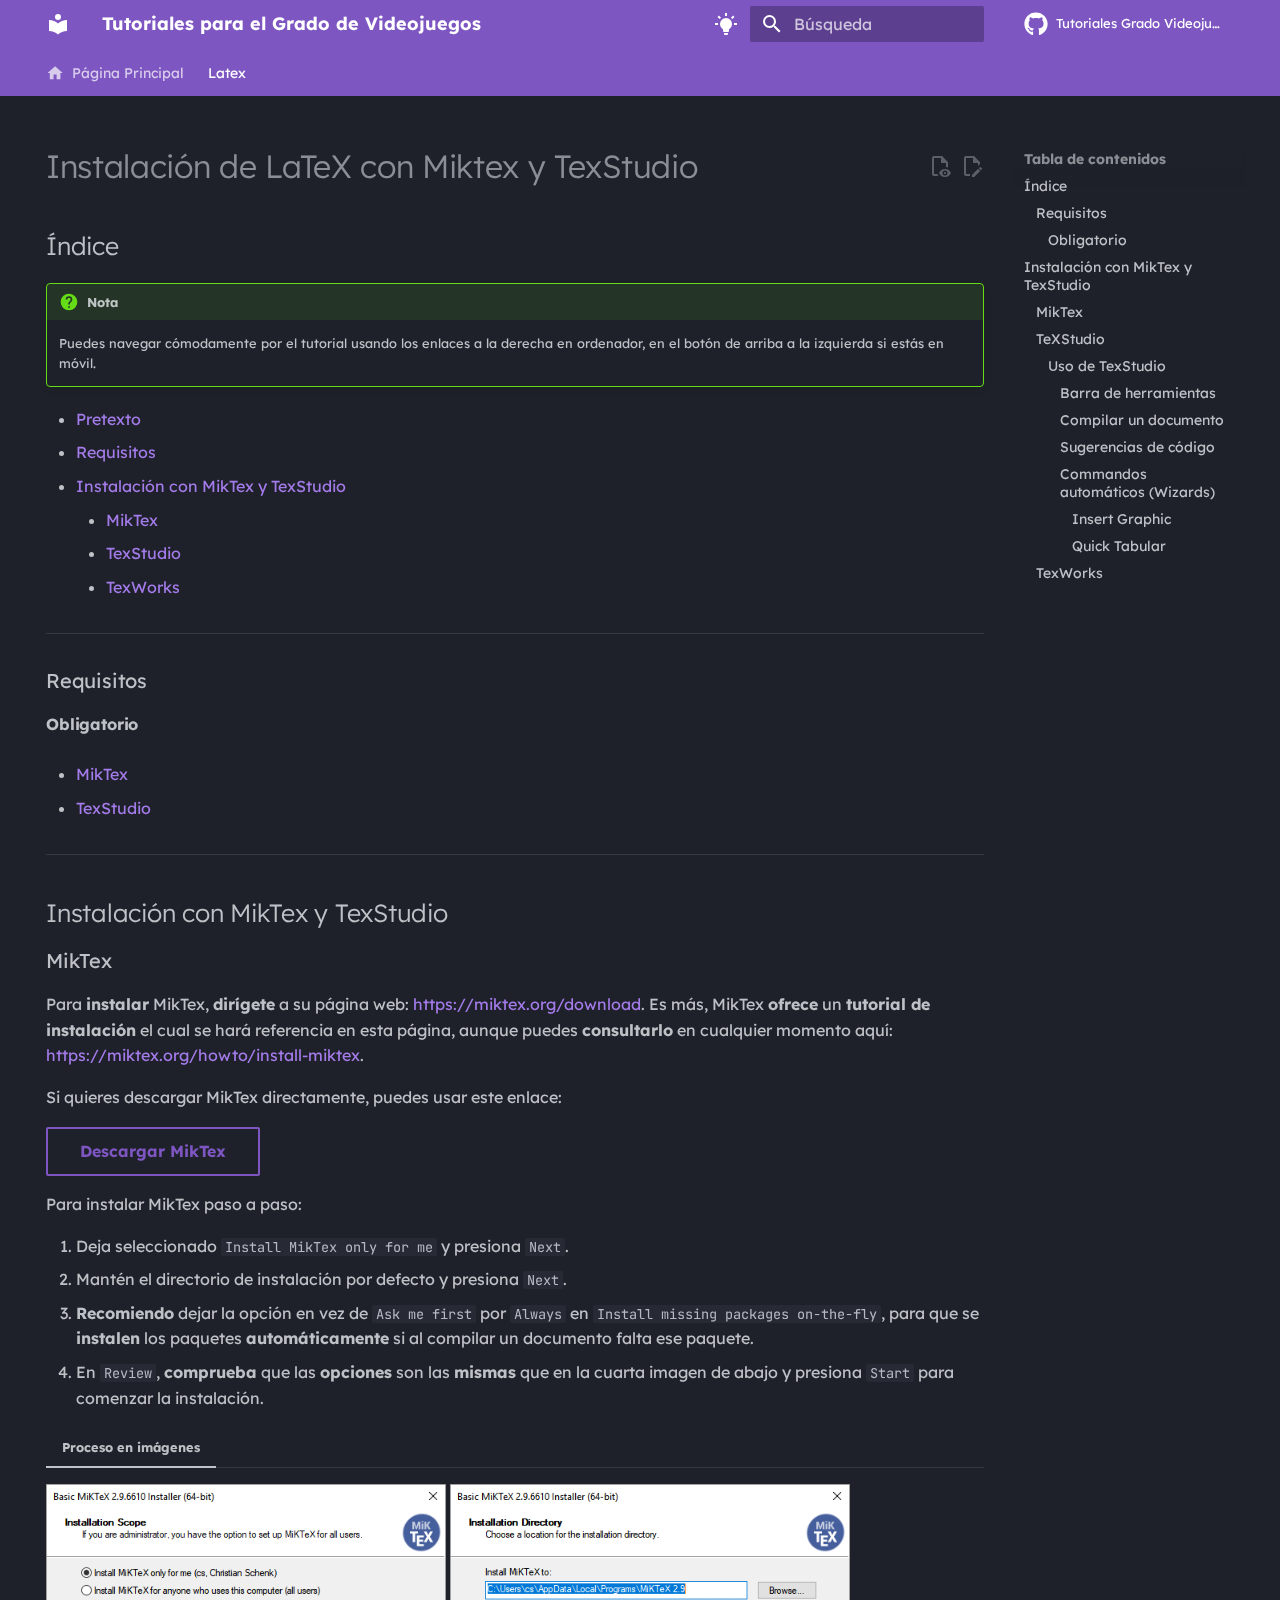
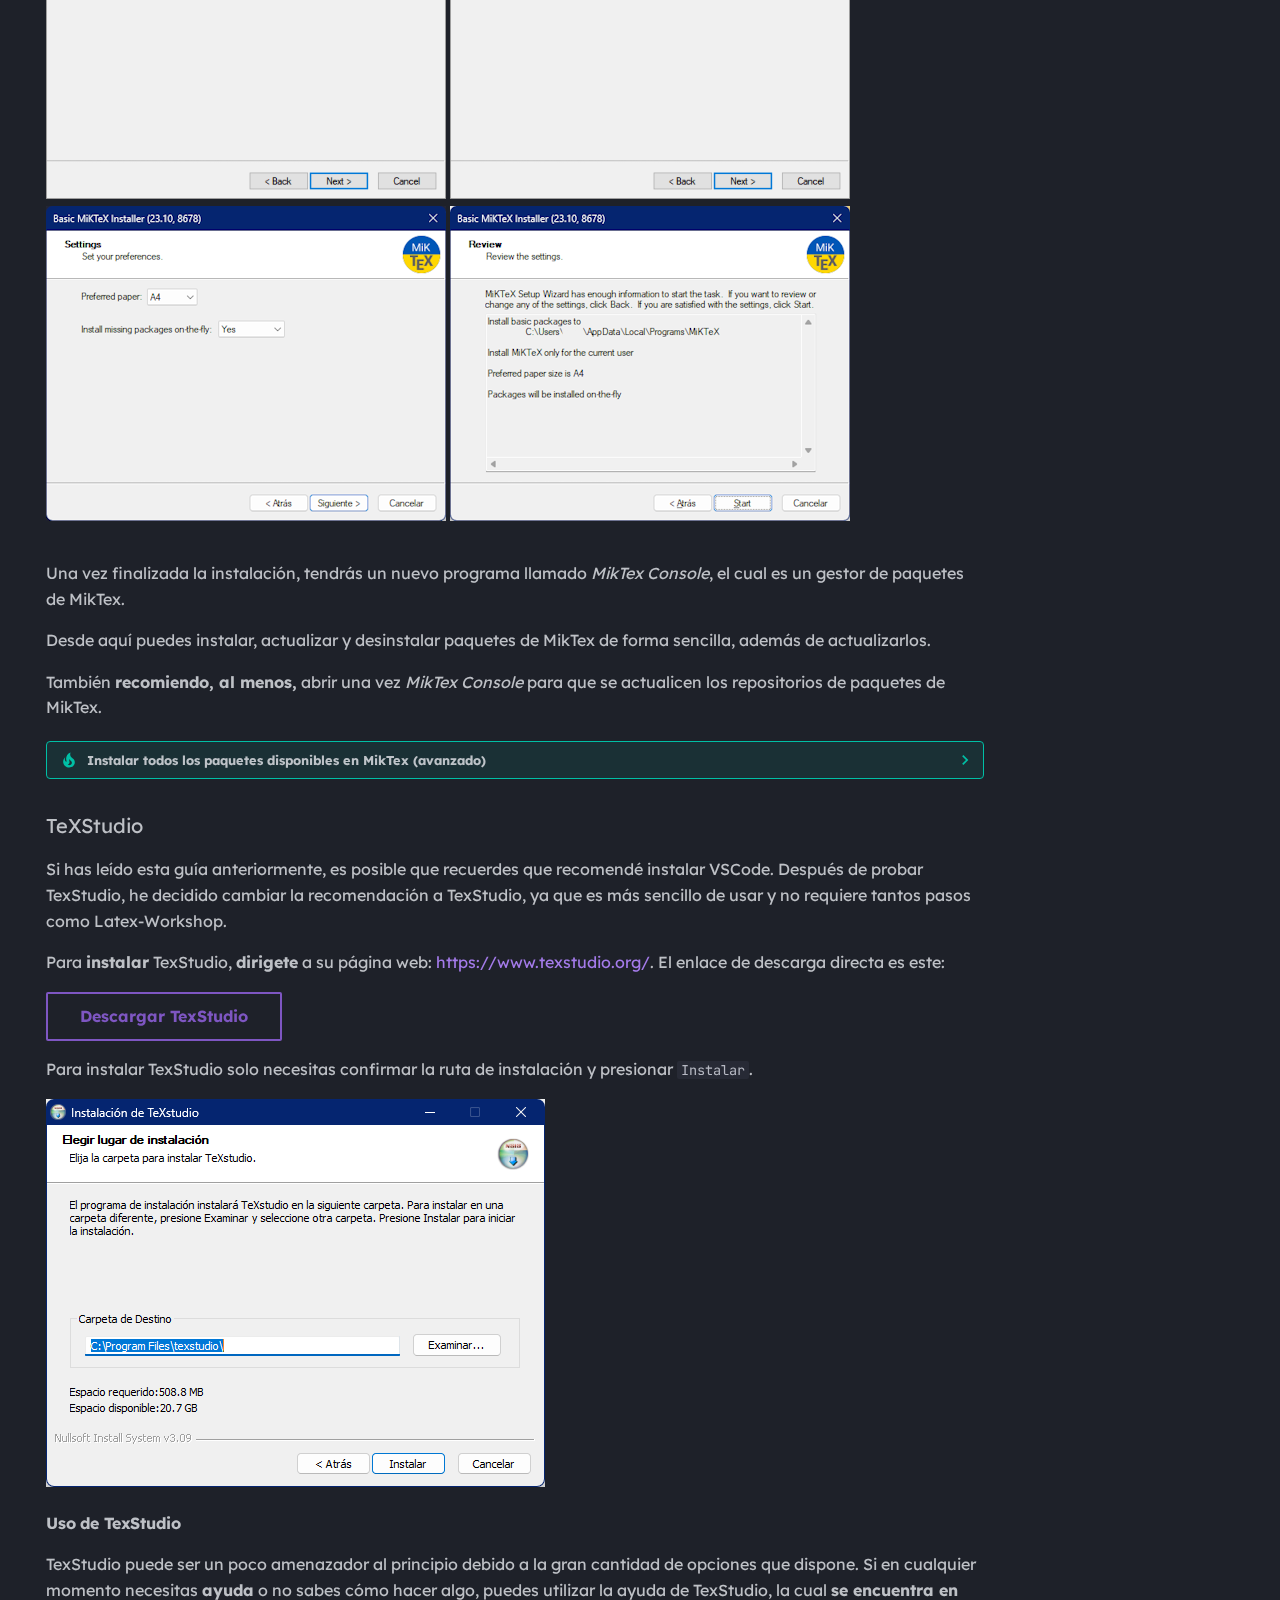
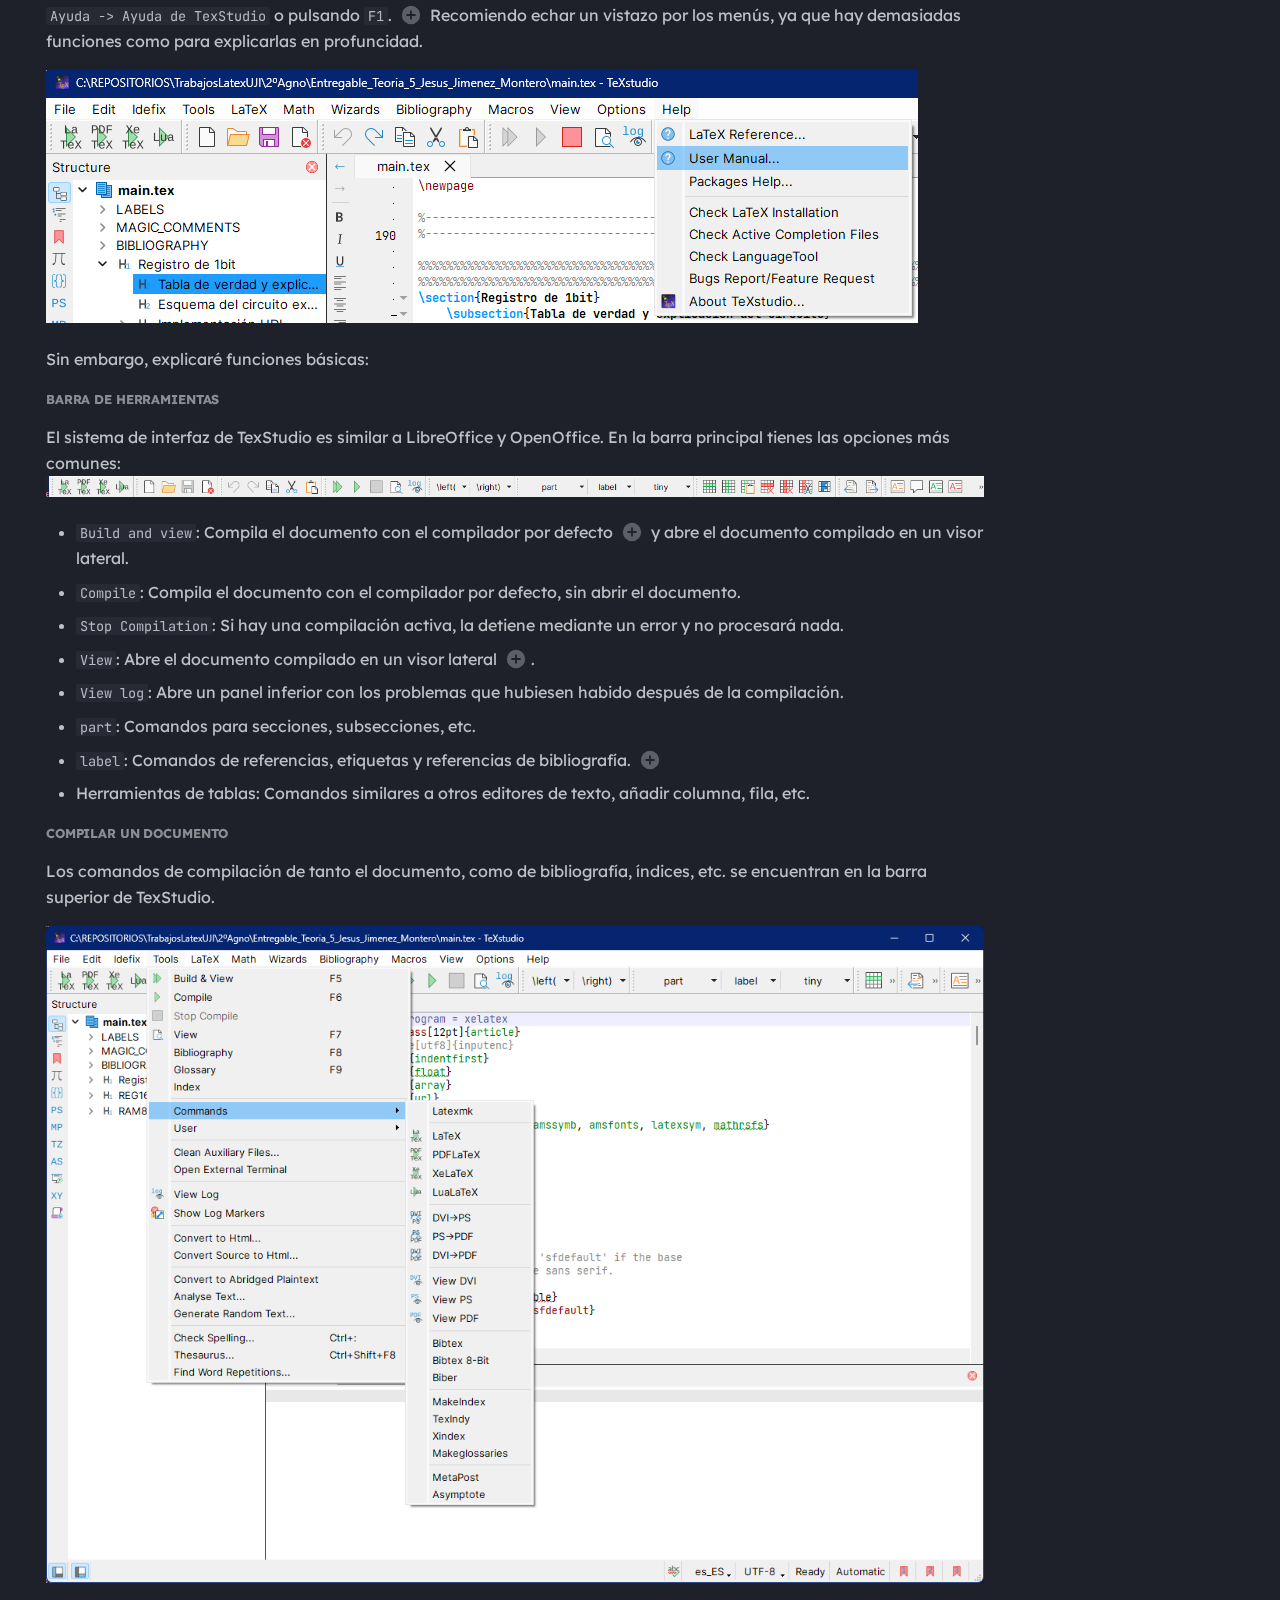
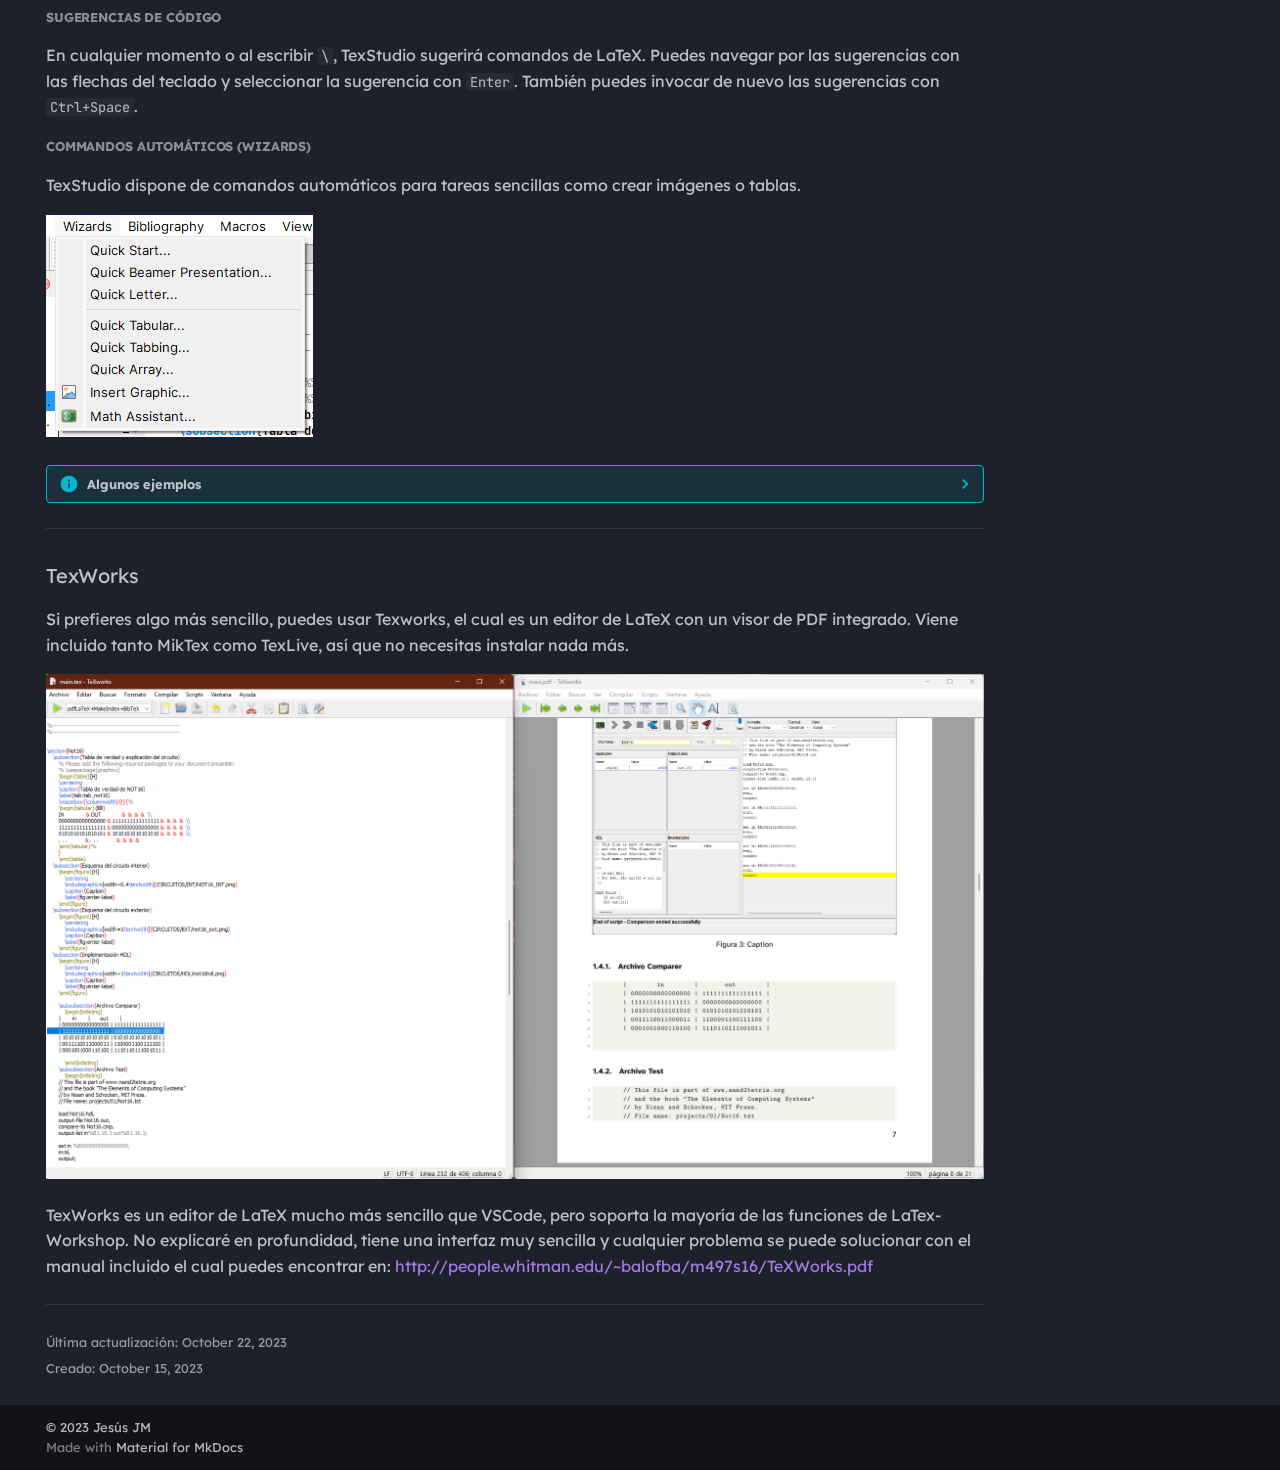
<file: latex_install/index.html>
<!doctype html>
<html lang="es" class="no-js">
  <head>
    
      <meta charset="utf-8">
      <meta name="viewport" content="width=device-width,initial-scale=1">
      
      
      
      
        <link rel="prev" href="../latex_index/">
      
      
        <link rel="next" href="../latex_vscode/">
      
      
      <link rel="icon" href="../assets/images/favicon.png">
      <meta name="generator" content="mkdocs-1.5.3, mkdocs-material-9.4.7">
    
    
      
        <title>Instalación de LaTeX con TexStudio - Tutoriales para el Grado de Videojuegos</title>
      
    
    
      <link rel="stylesheet" href="../assets/stylesheets/main.4b4a2bd9.min.css">
      
        
        <link rel="stylesheet" href="../assets/stylesheets/palette.356b1318.min.css">
      
      


    
    
      
    
    
      
        
        
        <link rel="preconnect" href="https://fonts.gstatic.com" crossorigin>
        <link rel="stylesheet" href="https://fonts.googleapis.com/css?family=Lexend+Deca:300,300i,400,400i,700,700i%7CJetBrains+Mono:400,400i,700,700i&display=fallback">
        <style>:root{--md-text-font:"Lexend Deca";--md-code-font:"JetBrains Mono"}</style>
      
    
    
    <script>__md_scope=new URL("..",location),__md_hash=e=>[...e].reduce((e,_)=>(e<<5)-e+_.charCodeAt(0),0),__md_get=(e,_=localStorage,t=__md_scope)=>JSON.parse(_.getItem(t.pathname+"."+e)),__md_set=(e,_,t=localStorage,a=__md_scope)=>{try{t.setItem(a.pathname+"."+e,JSON.stringify(_))}catch(e){}}</script>
    
      

    
    
    
   <link href="../assets/stylesheets/glightbox.min.css" rel="stylesheet"/><style>
        html.glightbox-open { overflow: initial; height: 100%; }
        .gslide-title { margin-top: 0px; user-select: text; }
        .gslide-desc { color: #666; user-select: text; }
        .gslide-image img { background: white; }
        
            .gscrollbar-fixer { padding-right: 15px; }
            .gdesc-inner { font-size: 0.75rem; }
            body[data-md-color-scheme="slate"] .gdesc-inner { background: var(--md-default-bg-color);}
            body[data-md-color-scheme="slate"] .gslide-title { color: var(--md-default-fg-color);}
            body[data-md-color-scheme="slate"] .gslide-desc { color: var(--md-default-fg-color);}
            </style> <script src="../assets/javascripts/glightbox.min.js"></script></head>
  
  
    
    
      
    
    
    
    
    <body dir="ltr" data-md-color-scheme="slate" data-md-color-primary="deep-purple" data-md-color-accent="indigo">
  
    
    
      <script>var palette=__md_get("__palette");if(palette&&"object"==typeof palette.color)for(var key of Object.keys(palette.color))document.body.setAttribute("data-md-color-"+key,palette.color[key])</script>
    
    <input class="md-toggle" data-md-toggle="drawer" type="checkbox" id="__drawer" autocomplete="off">
    <input class="md-toggle" data-md-toggle="search" type="checkbox" id="__search" autocomplete="off">
    <label class="md-overlay" for="__drawer"></label>
    <div data-md-component="skip">
      
        
        <a href="#indice" class="md-skip">
          Saltar a contenido
        </a>
      
    </div>
    <div data-md-component="announce">
      
    </div>
    
    
      

<header class="md-header" data-md-component="header">
  <nav class="md-header__inner md-grid" aria-label="Cabecera">
    <a href=".." title="Tutoriales para el Grado de Videojuegos" class="md-header__button md-logo" aria-label="Tutoriales para el Grado de Videojuegos" data-md-component="logo">
      
  
  <svg xmlns="http://www.w3.org/2000/svg" viewBox="0 0 24 24"><path d="M12 8a3 3 0 0 0 3-3 3 3 0 0 0-3-3 3 3 0 0 0-3 3 3 3 0 0 0 3 3m0 3.54C9.64 9.35 6.5 8 3 8v11c3.5 0 6.64 1.35 9 3.54 2.36-2.19 5.5-3.54 9-3.54V8c-3.5 0-6.64 1.35-9 3.54Z"/></svg>

    </a>
    <label class="md-header__button md-icon" for="__drawer">
      
      <svg xmlns="http://www.w3.org/2000/svg" viewBox="0 0 24 24"><path d="M3 6h18v2H3V6m0 5h18v2H3v-2m0 5h18v2H3v-2Z"/></svg>
    </label>
    <div class="md-header__title" data-md-component="header-title">
      <div class="md-header__ellipsis">
        <div class="md-header__topic">
          <span class="md-ellipsis">
            Tutoriales para el Grado de Videojuegos
          </span>
        </div>
        <div class="md-header__topic" data-md-component="header-topic">
          <span class="md-ellipsis">
            
              Instalación de LaTeX con TexStudio
            
          </span>
        </div>
      </div>
    </div>
    
      
        <form class="md-header__option" data-md-component="palette">
  
    
    
    
    <input class="md-option" data-md-color-media="(prefers-color-scheme: light)" data-md-color-scheme="slate" data-md-color-primary="deep-purple" data-md-color-accent="indigo"  aria-label="light"  type="radio" name="__palette" id="__palette_1">
    
      <label class="md-header__button md-icon" title="light" for="__palette_2" hidden>
        <svg xmlns="http://www.w3.org/2000/svg" viewBox="0 0 24 24"><path d="M12 6a6 6 0 0 1 6 6c0 2.22-1.21 4.16-3 5.2V19a1 1 0 0 1-1 1h-4a1 1 0 0 1-1-1v-1.8c-1.79-1.04-3-2.98-3-5.2a6 6 0 0 1 6-6m2 15v1a1 1 0 0 1-1 1h-2a1 1 0 0 1-1-1v-1h4m6-10h3v2h-3v-2M1 11h3v2H1v-2M13 1v3h-2V1h2M4.92 3.5l2.13 2.14-1.42 1.41L3.5 4.93 4.92 3.5m12.03 2.13 2.12-2.13 1.43 1.43-2.13 2.12-1.42-1.42Z"/></svg>
      </label>
    
  
    
    
    
    <input class="md-option" data-md-color-media="(prefers-color-scheme: dark)" data-md-color-scheme="default" data-md-color-primary="blue" data-md-color-accent="light-blue"  aria-label="dark"  type="radio" name="__palette" id="__palette_2">
    
      <label class="md-header__button md-icon" title="dark" for="__palette_1" hidden>
        <svg xmlns="http://www.w3.org/2000/svg" viewBox="0 0 24 24"><path d="M12 2a9.91 9.91 0 0 0-3 .46 10 10 0 0 1 0 19.08A10 10 0 1 0 12 2Z"/></svg>
      </label>
    
  
</form>
      
    
    
    
      <label class="md-header__button md-icon" for="__search">
        
        <svg xmlns="http://www.w3.org/2000/svg" viewBox="0 0 24 24"><path d="M9.5 3A6.5 6.5 0 0 1 16 9.5c0 1.61-.59 3.09-1.56 4.23l.27.27h.79l5 5-1.5 1.5-5-5v-.79l-.27-.27A6.516 6.516 0 0 1 9.5 16 6.5 6.5 0 0 1 3 9.5 6.5 6.5 0 0 1 9.5 3m0 2C7 5 5 7 5 9.5S7 14 9.5 14 14 12 14 9.5 12 5 9.5 5Z"/></svg>
      </label>
      <div class="md-search" data-md-component="search" role="dialog">
  <label class="md-search__overlay" for="__search"></label>
  <div class="md-search__inner" role="search">
    <form class="md-search__form" name="search">
      <input type="text" class="md-search__input" name="query" aria-label="Búsqueda" placeholder="Búsqueda" autocapitalize="off" autocorrect="off" autocomplete="off" spellcheck="false" data-md-component="search-query" required>
      <label class="md-search__icon md-icon" for="__search">
        
        <svg xmlns="http://www.w3.org/2000/svg" viewBox="0 0 24 24"><path d="M9.5 3A6.5 6.5 0 0 1 16 9.5c0 1.61-.59 3.09-1.56 4.23l.27.27h.79l5 5-1.5 1.5-5-5v-.79l-.27-.27A6.516 6.516 0 0 1 9.5 16 6.5 6.5 0 0 1 3 9.5 6.5 6.5 0 0 1 9.5 3m0 2C7 5 5 7 5 9.5S7 14 9.5 14 14 12 14 9.5 12 5 9.5 5Z"/></svg>
        
        <svg xmlns="http://www.w3.org/2000/svg" viewBox="0 0 24 24"><path d="M20 11v2H8l5.5 5.5-1.42 1.42L4.16 12l7.92-7.92L13.5 5.5 8 11h12Z"/></svg>
      </label>
      <nav class="md-search__options" aria-label="Buscar">
        
        <button type="reset" class="md-search__icon md-icon" title="Limpiar" aria-label="Limpiar" tabindex="-1">
          
          <svg xmlns="http://www.w3.org/2000/svg" viewBox="0 0 24 24"><path d="M19 6.41 17.59 5 12 10.59 6.41 5 5 6.41 10.59 12 5 17.59 6.41 19 12 13.41 17.59 19 19 17.59 13.41 12 19 6.41Z"/></svg>
        </button>
      </nav>
      
        <div class="md-search__suggest" data-md-component="search-suggest"></div>
      
    </form>
    <div class="md-search__output">
      <div class="md-search__scrollwrap" data-md-scrollfix>
        <div class="md-search-result" data-md-component="search-result">
          <div class="md-search-result__meta">
            Inicializando búsqueda
          </div>
          <ol class="md-search-result__list" role="presentation"></ol>
        </div>
      </div>
    </div>
  </div>
</div>
    
    
      <div class="md-header__source">
        <a href="https://github.com/JesusJMUJI/jesusjm-website" title="Ir al repositorio" class="md-source" data-md-component="source">
  <div class="md-source__icon md-icon">
    
    <svg xmlns="http://www.w3.org/2000/svg" viewBox="0 0 496 512"><!--! Font Awesome Free 6.4.2 by @fontawesome - https://fontawesome.com License - https://fontawesome.com/license/free (Icons: CC BY 4.0, Fonts: SIL OFL 1.1, Code: MIT License) Copyright 2023 Fonticons, Inc.--><path d="M165.9 397.4c0 2-2.3 3.6-5.2 3.6-3.3.3-5.6-1.3-5.6-3.6 0-2 2.3-3.6 5.2-3.6 3-.3 5.6 1.3 5.6 3.6zm-31.1-4.5c-.7 2 1.3 4.3 4.3 4.9 2.6 1 5.6 0 6.2-2s-1.3-4.3-4.3-5.2c-2.6-.7-5.5.3-6.2 2.3zm44.2-1.7c-2.9.7-4.9 2.6-4.6 4.9.3 2 2.9 3.3 5.9 2.6 2.9-.7 4.9-2.6 4.6-4.6-.3-1.9-3-3.2-5.9-2.9zM244.8 8C106.1 8 0 113.3 0 252c0 110.9 69.8 205.8 169.5 239.2 12.8 2.3 17.3-5.6 17.3-12.1 0-6.2-.3-40.4-.3-61.4 0 0-70 15-84.7-29.8 0 0-11.4-29.1-27.8-36.6 0 0-22.9-15.7 1.6-15.4 0 0 24.9 2 38.6 25.8 21.9 38.6 58.6 27.5 72.9 20.9 2.3-16 8.8-27.1 16-33.7-55.9-6.2-112.3-14.3-112.3-110.5 0-27.5 7.6-41.3 23.6-58.9-2.6-6.5-11.1-33.3 2.6-67.9 20.9-6.5 69 27 69 27 20-5.6 41.5-8.5 62.8-8.5s42.8 2.9 62.8 8.5c0 0 48.1-33.6 69-27 13.7 34.7 5.2 61.4 2.6 67.9 16 17.7 25.8 31.5 25.8 58.9 0 96.5-58.9 104.2-114.8 110.5 9.2 7.9 17 22.9 17 46.4 0 33.7-.3 75.4-.3 83.6 0 6.5 4.6 14.4 17.3 12.1C428.2 457.8 496 362.9 496 252 496 113.3 383.5 8 244.8 8zM97.2 352.9c-1.3 1-1 3.3.7 5.2 1.6 1.6 3.9 2.3 5.2 1 1.3-1 1-3.3-.7-5.2-1.6-1.6-3.9-2.3-5.2-1zm-10.8-8.1c-.7 1.3.3 2.9 2.3 3.9 1.6 1 3.6.7 4.3-.7.7-1.3-.3-2.9-2.3-3.9-2-.6-3.6-.3-4.3.7zm32.4 35.6c-1.6 1.3-1 4.3 1.3 6.2 2.3 2.3 5.2 2.6 6.5 1 1.3-1.3.7-4.3-1.3-6.2-2.2-2.3-5.2-2.6-6.5-1zm-11.4-14.7c-1.6 1-1.6 3.6 0 5.9 1.6 2.3 4.3 3.3 5.6 2.3 1.6-1.3 1.6-3.9 0-6.2-1.4-2.3-4-3.3-5.6-2z"/></svg>
  </div>
  <div class="md-source__repository">
    Tutoriales Grado Videojuegos
  </div>
</a>
      </div>
    
  </nav>
  
</header>
    
    <div class="md-container" data-md-component="container">
      
      
        
          
            
<nav class="md-tabs" aria-label="Pestañas" data-md-component="tabs">
  <div class="md-grid">
    <ul class="md-tabs__list">
      
        
  
  
  
    <li class="md-tabs__item">
      <a href=".." class="md-tabs__link">
        
  
    
      <svg xmlns="http://www.w3.org/2000/svg" viewBox="0 0 24 24"><path d="M10 20v-6h4v6h5v-8h3L12 3 2 12h3v8h5Z"/></svg>
    
  
  Página Principal

      </a>
    </li>
  

      
        
  
  
    
  
  
    
    
      <li class="md-tabs__item md-tabs__item--active">
        <a href="../latex_index/" class="md-tabs__link">
          
  
    
  
  Latex

        </a>
      </li>
    
  

      
    </ul>
  </div>
</nav>
          
        
      
      <main class="md-main" data-md-component="main">
        <div class="md-main__inner md-grid">
          
            
              
                
              
              <div class="md-sidebar md-sidebar--primary" data-md-component="sidebar" data-md-type="navigation" hidden>
                <div class="md-sidebar__scrollwrap">
                  <div class="md-sidebar__inner">
                    


  


<nav class="md-nav md-nav--primary md-nav--lifted" aria-label="Navegación" data-md-level="0">
  <label class="md-nav__title" for="__drawer">
    <a href=".." title="Tutoriales para el Grado de Videojuegos" class="md-nav__button md-logo" aria-label="Tutoriales para el Grado de Videojuegos" data-md-component="logo">
      
  
  <svg xmlns="http://www.w3.org/2000/svg" viewBox="0 0 24 24"><path d="M12 8a3 3 0 0 0 3-3 3 3 0 0 0-3-3 3 3 0 0 0-3 3 3 3 0 0 0 3 3m0 3.54C9.64 9.35 6.5 8 3 8v11c3.5 0 6.64 1.35 9 3.54 2.36-2.19 5.5-3.54 9-3.54V8c-3.5 0-6.64 1.35-9 3.54Z"/></svg>

    </a>
    Tutoriales para el Grado de Videojuegos
  </label>
  
    <div class="md-nav__source">
      <a href="https://github.com/JesusJMUJI/jesusjm-website" title="Ir al repositorio" class="md-source" data-md-component="source">
  <div class="md-source__icon md-icon">
    
    <svg xmlns="http://www.w3.org/2000/svg" viewBox="0 0 496 512"><!--! Font Awesome Free 6.4.2 by @fontawesome - https://fontawesome.com License - https://fontawesome.com/license/free (Icons: CC BY 4.0, Fonts: SIL OFL 1.1, Code: MIT License) Copyright 2023 Fonticons, Inc.--><path d="M165.9 397.4c0 2-2.3 3.6-5.2 3.6-3.3.3-5.6-1.3-5.6-3.6 0-2 2.3-3.6 5.2-3.6 3-.3 5.6 1.3 5.6 3.6zm-31.1-4.5c-.7 2 1.3 4.3 4.3 4.9 2.6 1 5.6 0 6.2-2s-1.3-4.3-4.3-5.2c-2.6-.7-5.5.3-6.2 2.3zm44.2-1.7c-2.9.7-4.9 2.6-4.6 4.9.3 2 2.9 3.3 5.9 2.6 2.9-.7 4.9-2.6 4.6-4.6-.3-1.9-3-3.2-5.9-2.9zM244.8 8C106.1 8 0 113.3 0 252c0 110.9 69.8 205.8 169.5 239.2 12.8 2.3 17.3-5.6 17.3-12.1 0-6.2-.3-40.4-.3-61.4 0 0-70 15-84.7-29.8 0 0-11.4-29.1-27.8-36.6 0 0-22.9-15.7 1.6-15.4 0 0 24.9 2 38.6 25.8 21.9 38.6 58.6 27.5 72.9 20.9 2.3-16 8.8-27.1 16-33.7-55.9-6.2-112.3-14.3-112.3-110.5 0-27.5 7.6-41.3 23.6-58.9-2.6-6.5-11.1-33.3 2.6-67.9 20.9-6.5 69 27 69 27 20-5.6 41.5-8.5 62.8-8.5s42.8 2.9 62.8 8.5c0 0 48.1-33.6 69-27 13.7 34.7 5.2 61.4 2.6 67.9 16 17.7 25.8 31.5 25.8 58.9 0 96.5-58.9 104.2-114.8 110.5 9.2 7.9 17 22.9 17 46.4 0 33.7-.3 75.4-.3 83.6 0 6.5 4.6 14.4 17.3 12.1C428.2 457.8 496 362.9 496 252 496 113.3 383.5 8 244.8 8zM97.2 352.9c-1.3 1-1 3.3.7 5.2 1.6 1.6 3.9 2.3 5.2 1 1.3-1 1-3.3-.7-5.2-1.6-1.6-3.9-2.3-5.2-1zm-10.8-8.1c-.7 1.3.3 2.9 2.3 3.9 1.6 1 3.6.7 4.3-.7.7-1.3-.3-2.9-2.3-3.9-2-.6-3.6-.3-4.3.7zm32.4 35.6c-1.6 1.3-1 4.3 1.3 6.2 2.3 2.3 5.2 2.6 6.5 1 1.3-1.3.7-4.3-1.3-6.2-2.2-2.3-5.2-2.6-6.5-1zm-11.4-14.7c-1.6 1-1.6 3.6 0 5.9 1.6 2.3 4.3 3.3 5.6 2.3 1.6-1.3 1.6-3.9 0-6.2-1.4-2.3-4-3.3-5.6-2z"/></svg>
  </div>
  <div class="md-source__repository">
    Tutoriales Grado Videojuegos
  </div>
</a>
    </div>
  
  <ul class="md-nav__list" data-md-scrollfix>
    
      
      
  
  
  
    <li class="md-nav__item">
      <a href=".." class="md-nav__link">
        
  
    <svg xmlns="http://www.w3.org/2000/svg" viewBox="0 0 24 24"><path d="M10 20v-6h4v6h5v-8h3L12 3 2 12h3v8h5Z"/></svg>
  
  <span class="md-ellipsis">
    Página Principal
  </span>
  

      </a>
    </li>
  

    
      
      
  
  
    
  
  
    
    
      
        
      
        
      
        
      
    
    
    
    
      
      
    
    <li class="md-nav__item md-nav__item--active md-nav__item--section md-nav__item--nested">
      
        
        
        
        <input class="md-nav__toggle md-toggle " type="checkbox" id="__nav_2" checked>
        
          
          <label class="md-nav__link" for="__nav_2" id="__nav_2_label" tabindex="">
            
  
  <span class="md-ellipsis">
    Latex
  </span>
  

            <span class="md-nav__icon md-icon"></span>
          </label>
        
        <nav class="md-nav" data-md-level="1" aria-labelledby="__nav_2_label" aria-expanded="true">
          <label class="md-nav__title" for="__nav_2">
            <span class="md-nav__icon md-icon"></span>
            Latex
          </label>
          <ul class="md-nav__list" data-md-scrollfix>
            
              
                
  
  
  
    <li class="md-nav__item">
      <a href="../latex_index/" class="md-nav__link">
        
  
  <span class="md-ellipsis">
    Introducción a LaTeX
  </span>
  

      </a>
    </li>
  

              
            
              
                
  
  
    
  
  
    <li class="md-nav__item md-nav__item--active">
      
      <input class="md-nav__toggle md-toggle" type="checkbox" id="__toc">
      
      
      
        <label class="md-nav__link md-nav__link--active" for="__toc">
          
  
    <svg xmlns="http://www.w3.org/2000/svg" viewBox="0 0 24 24"><path d="m18.5 4 1.16 4.35-.96.26c-.45-.87-.91-1.74-1.44-2.18C16.73 6 16.11 6 15.5 6H13v10.5c0 .5 0 1 .33 1.25.34.25 1 .25 1.67.25v1H9v-1c.67 0 1.33 0 1.67-.25.33-.25.33-.75.33-1.25V6H8.5c-.61 0-1.23 0-1.76.43-.53.44-.99 1.31-1.44 2.18l-.96-.26L5.5 4h13Z"/></svg>
  
  <span class="md-ellipsis">
    Instalación de LaTeX con Miktex y TexStudio
  </span>
  

          <span class="md-nav__icon md-icon"></span>
        </label>
      
      <a href="./" class="md-nav__link md-nav__link--active">
        
  
    <svg xmlns="http://www.w3.org/2000/svg" viewBox="0 0 24 24"><path d="m18.5 4 1.16 4.35-.96.26c-.45-.87-.91-1.74-1.44-2.18C16.73 6 16.11 6 15.5 6H13v10.5c0 .5 0 1 .33 1.25.34.25 1 .25 1.67.25v1H9v-1c.67 0 1.33 0 1.67-.25.33-.25.33-.75.33-1.25V6H8.5c-.61 0-1.23 0-1.76.43-.53.44-.99 1.31-1.44 2.18l-.96-.26L5.5 4h13Z"/></svg>
  
  <span class="md-ellipsis">
    Instalación de LaTeX con Miktex y TexStudio
  </span>
  

      </a>
      
        

  

<nav class="md-nav md-nav--secondary" aria-label="Tabla de contenidos">
  
  
  
  
    <label class="md-nav__title" for="__toc">
      <span class="md-nav__icon md-icon"></span>
      Tabla de contenidos
    </label>
    <ul class="md-nav__list" data-md-component="toc" data-md-scrollfix>
      
        <li class="md-nav__item">
  <a href="#indice" class="md-nav__link">
    Índice
  </a>
  
    <nav class="md-nav" aria-label="Índice">
      <ul class="md-nav__list">
        
          <li class="md-nav__item">
  <a href="#requisitos" class="md-nav__link">
    Requisitos
  </a>
  
    <nav class="md-nav" aria-label="Requisitos">
      <ul class="md-nav__list">
        
          <li class="md-nav__item">
  <a href="#obligatorio" class="md-nav__link">
    Obligatorio
  </a>
  
</li>
        
      </ul>
    </nav>
  
</li>
        
      </ul>
    </nav>
  
</li>
      
        <li class="md-nav__item">
  <a href="#instalacion-con-miktex-y-texstudio" class="md-nav__link">
    Instalación con MikTex y TexStudio
  </a>
  
    <nav class="md-nav" aria-label="Instalación con MikTex y TexStudio">
      <ul class="md-nav__list">
        
          <li class="md-nav__item">
  <a href="#miktex" class="md-nav__link">
    MikTex
  </a>
  
</li>
        
          <li class="md-nav__item">
  <a href="#texstudio" class="md-nav__link">
    TeXStudio
  </a>
  
    <nav class="md-nav" aria-label="TeXStudio">
      <ul class="md-nav__list">
        
          <li class="md-nav__item">
  <a href="#uso-de-texstudio" class="md-nav__link">
    Uso de TexStudio
  </a>
  
    <nav class="md-nav" aria-label="Uso de TexStudio">
      <ul class="md-nav__list">
        
          <li class="md-nav__item">
  <a href="#barra-de-herramientas" class="md-nav__link">
    Barra de herramientas
  </a>
  
</li>
        
          <li class="md-nav__item">
  <a href="#compilar-un-documento" class="md-nav__link">
    Compilar un documento
  </a>
  
</li>
        
          <li class="md-nav__item">
  <a href="#sugerencias-de-codigo" class="md-nav__link">
    Sugerencias de código
  </a>
  
</li>
        
          <li class="md-nav__item">
  <a href="#commandos-automaticos-wizards" class="md-nav__link">
    Commandos automáticos (Wizards)
  </a>
  
    <nav class="md-nav" aria-label="Commandos automáticos (Wizards)">
      <ul class="md-nav__list">
        
          <li class="md-nav__item">
  <a href="#insert-graphic" class="md-nav__link">
    Insert Graphic
  </a>
  
</li>
        
          <li class="md-nav__item">
  <a href="#quick-tabular" class="md-nav__link">
    Quick Tabular
  </a>
  
</li>
        
      </ul>
    </nav>
  
</li>
        
      </ul>
    </nav>
  
</li>
        
      </ul>
    </nav>
  
</li>
        
          <li class="md-nav__item">
  <a href="#texworks" class="md-nav__link">
    TexWorks
  </a>
  
</li>
        
      </ul>
    </nav>
  
</li>
      
    </ul>
  
</nav>
      
    </li>
  

              
            
              
                
  
  
  
    <li class="md-nav__item">
      <a href="../latex_vscode/" class="md-nav__link">
        
  
    <svg xmlns="http://www.w3.org/2000/svg" viewBox="0 0 24 24"><path d="m18.5 4 1.16 4.35-.96.26c-.45-.87-.91-1.74-1.44-2.18C16.73 6 16.11 6 15.5 6H13v10.5c0 .5 0 1 .33 1.25.34.25 1 .25 1.67.25v1H9v-1c.67 0 1.33 0 1.67-.25.33-.25.33-.75.33-1.25V6H8.5c-.61 0-1.23 0-1.76.43-.53.44-.99 1.31-1.44 2.18l-.96-.26L5.5 4h13Z"/></svg>
  
  <span class="md-ellipsis">
    Instalación de LaTeX con VSCode y MikTex
  </span>
  

      </a>
    </li>
  

              
            
          </ul>
        </nav>
      
    </li>
  

    
  </ul>
</nav>
                  </div>
                </div>
              </div>
            
            
              
                
              
              <div class="md-sidebar md-sidebar--secondary" data-md-component="sidebar" data-md-type="toc" >
                <div class="md-sidebar__scrollwrap">
                  <div class="md-sidebar__inner">
                    

  

<nav class="md-nav md-nav--secondary" aria-label="Tabla de contenidos">
  
  
  
  
    <label class="md-nav__title" for="__toc">
      <span class="md-nav__icon md-icon"></span>
      Tabla de contenidos
    </label>
    <ul class="md-nav__list" data-md-component="toc" data-md-scrollfix>
      
        <li class="md-nav__item">
  <a href="#indice" class="md-nav__link">
    Índice
  </a>
  
    <nav class="md-nav" aria-label="Índice">
      <ul class="md-nav__list">
        
          <li class="md-nav__item">
  <a href="#requisitos" class="md-nav__link">
    Requisitos
  </a>
  
    <nav class="md-nav" aria-label="Requisitos">
      <ul class="md-nav__list">
        
          <li class="md-nav__item">
  <a href="#obligatorio" class="md-nav__link">
    Obligatorio
  </a>
  
</li>
        
      </ul>
    </nav>
  
</li>
        
      </ul>
    </nav>
  
</li>
      
        <li class="md-nav__item">
  <a href="#instalacion-con-miktex-y-texstudio" class="md-nav__link">
    Instalación con MikTex y TexStudio
  </a>
  
    <nav class="md-nav" aria-label="Instalación con MikTex y TexStudio">
      <ul class="md-nav__list">
        
          <li class="md-nav__item">
  <a href="#miktex" class="md-nav__link">
    MikTex
  </a>
  
</li>
        
          <li class="md-nav__item">
  <a href="#texstudio" class="md-nav__link">
    TeXStudio
  </a>
  
    <nav class="md-nav" aria-label="TeXStudio">
      <ul class="md-nav__list">
        
          <li class="md-nav__item">
  <a href="#uso-de-texstudio" class="md-nav__link">
    Uso de TexStudio
  </a>
  
    <nav class="md-nav" aria-label="Uso de TexStudio">
      <ul class="md-nav__list">
        
          <li class="md-nav__item">
  <a href="#barra-de-herramientas" class="md-nav__link">
    Barra de herramientas
  </a>
  
</li>
        
          <li class="md-nav__item">
  <a href="#compilar-un-documento" class="md-nav__link">
    Compilar un documento
  </a>
  
</li>
        
          <li class="md-nav__item">
  <a href="#sugerencias-de-codigo" class="md-nav__link">
    Sugerencias de código
  </a>
  
</li>
        
          <li class="md-nav__item">
  <a href="#commandos-automaticos-wizards" class="md-nav__link">
    Commandos automáticos (Wizards)
  </a>
  
    <nav class="md-nav" aria-label="Commandos automáticos (Wizards)">
      <ul class="md-nav__list">
        
          <li class="md-nav__item">
  <a href="#insert-graphic" class="md-nav__link">
    Insert Graphic
  </a>
  
</li>
        
          <li class="md-nav__item">
  <a href="#quick-tabular" class="md-nav__link">
    Quick Tabular
  </a>
  
</li>
        
      </ul>
    </nav>
  
</li>
        
      </ul>
    </nav>
  
</li>
        
      </ul>
    </nav>
  
</li>
        
          <li class="md-nav__item">
  <a href="#texworks" class="md-nav__link">
    TexWorks
  </a>
  
</li>
        
      </ul>
    </nav>
  
</li>
      
    </ul>
  
</nav>
                  </div>
                </div>
              </div>
            
          
          
            <div class="md-content" data-md-component="content">
              <article class="md-content__inner md-typeset">
                
                  

  
    <a href="https://github.com/JesusJMUJI/jesusjm-website/edit/main/docs/latex_install.md" title="Editar esta página" class="md-content__button md-icon">
      
      <svg xmlns="http://www.w3.org/2000/svg" viewBox="0 0 24 24"><path d="M10 20H6V4h7v5h5v3.1l2-2V8l-6-6H6c-1.1 0-2 .9-2 2v16c0 1.1.9 2 2 2h4v-2m10.2-7c.1 0 .3.1.4.2l1.3 1.3c.2.2.2.6 0 .8l-1 1-2.1-2.1 1-1c.1-.1.2-.2.4-.2m0 3.9L14.1 23H12v-2.1l6.1-6.1 2.1 2.1Z"/></svg>
    </a>
  
  
    
      
    
    <a href="https://github.com/JesusJMUJI/jesusjm-website/raw/main/docs/latex_install.md" title="Ver código fuente de esta página" class="md-content__button md-icon">
      
      <svg xmlns="http://www.w3.org/2000/svg" viewBox="0 0 24 24"><path d="M17 18c.56 0 1 .44 1 1s-.44 1-1 1-1-.44-1-1 .44-1 1-1m0-3c-2.73 0-5.06 1.66-6 4 .94 2.34 3.27 4 6 4s5.06-1.66 6-4c-.94-2.34-3.27-4-6-4m0 6.5a2.5 2.5 0 0 1-2.5-2.5 2.5 2.5 0 0 1 2.5-2.5 2.5 2.5 0 0 1 2.5 2.5 2.5 2.5 0 0 1-2.5 2.5M9.27 20H6V4h7v5h5v4.07c.7.08 1.36.25 2 .49V8l-6-6H6a2 2 0 0 0-2 2v16a2 2 0 0 0 2 2h4.5a8.15 8.15 0 0 1-1.23-2Z"/></svg>
    </a>
  


  <h1>Instalación de LaTeX con Miktex y TexStudio</h1>

<h2 id="indice">Índice<a class="headerlink" href="#indice" title="Permanent link">&para;</a></h2>
<div class="admonition question">
<p class="admonition-title">Nota</p>
<p>Puedes navegar cómodamente por el tutorial usando los enlaces a la derecha en ordenador, en el botón de arriba a la izquierda si estás en móvil.</p>
</div>
<ul>
<li><a href="#pretexto">Pretexto</a></li>
<li><a href="#requisitos">Requisitos</a></li>
<li><a href="#instalación-con-miktex-y-texstudio">Instalación con MikTex y TexStudio</a><ul>
<li><a href="#miktex">MikTex</a></li>
<li><a href="#texstudio">TexStudio</a></li>
<li><a href="#texworks">TexWorks</a></li>
</ul>
</li>
</ul>
<hr />
<h3 id="requisitos">Requisitos<a class="headerlink" href="#requisitos" title="Permanent link">&para;</a></h3>
<h4 id="obligatorio">Obligatorio<a class="headerlink" href="#obligatorio" title="Permanent link">&para;</a></h4>
<ul>
<li>
<p><a href="https://miktex.org/download">MikTex</a></p>
</li>
<li>
<p><a href="https://www.texstudio.org/">TexStudio</a></p>
</li>
</ul>
<hr />
<h2 id="instalacion-con-miktex-y-texstudio">Instalación con MikTex y TexStudio<a class="headerlink" href="#instalacion-con-miktex-y-texstudio" title="Permanent link">&para;</a></h2>
<h3 id="miktex">MikTex<a class="headerlink" href="#miktex" title="Permanent link">&para;</a></h3>
<p>Para <strong>instalar</strong> MikTex, <strong>dirígete</strong> a su página web: <a href="https://miktex.org/download">https://miktex.org/download</a>. Es más, MikTex <strong>ofrece</strong> un <strong>tutorial de instalación</strong> el cual se hará referencia en esta página, aunque puedes <strong>consultarlo</strong> en cualquier momento aquí: <a href="https://miktex.org/howto/install-miktex">https://miktex.org/howto/install-miktex</a>.</p>
<p>Si quieres descargar MikTex directamente, puedes usar este enlace:</p>
<p><a class="md-button" href="https://miktex.org/download/ctan/systems/win32/miktex/setup/windows-x64/basic-miktex-23.10-x64.exe">Descargar MikTex</a></p>
<p>Para instalar MikTex paso a paso:</p>
<ol>
<li>Deja seleccionado <code>Install MikTex only for me</code> y presiona <code>Next</code>.</li>
<li>Mantén el directorio de instalación por defecto y presiona <code>Next</code>.</li>
<li><strong>Recomiendo</strong> dejar la opción en vez de <code>Ask me first</code> por <code>Always</code> en <code>Install missing packages on-the-fly</code>, para que se <strong>instalen</strong> los paquetes <strong>automáticamente</strong> si al compilar un documento falta ese paquete.</li>
<li>En <code>Review</code>, <strong>comprueba</strong> que las <strong>opciones</strong> son las <strong>mismas</strong> que en la cuarta imagen de abajo y presiona <code>Start</code> para comenzar la instalación.</li>
</ol>
<div class="tabbed-set tabbed-alternate" data-tabs="1:1"><input checked="checked" id="__tabbed_1_1" name="__tabbed_1" type="radio" /><div class="tabbed-labels"><label for="__tabbed_1_1">Proceso en imágenes</label></div>
<div class="tabbed-content">
<div class="tabbed-block">
<p><a class="glightbox" href="../Pictures/paso1miktex.png" data-type="image" data-width="100%" data-height="auto" data-desc-position="bottom" data-gallery="miktex"><img alt="Alt text" data-gallery="miktex" src="../Pictures/paso1miktex.png" /></a>
<a class="glightbox" href="../Pictures/paso2miktex.png" data-type="image" data-width="100%" data-height="auto" data-desc-position="bottom" data-gallery="miktex"><img alt="Alt text" data-gallery="miktex" src="../Pictures/paso2miktex.png" /></a>
<a class="glightbox" href="../Pictures/paso3miktex.png" data-type="image" data-width="100%" data-height="auto" data-desc-position="bottom" data-gallery="miktex"><img alt="Alt text" data-gallery="miktex" src="../Pictures/paso3miktex.png" /></a>
<a class="glightbox" href="../Pictures/paso4miktex.png" data-type="image" data-width="100%" data-height="auto" data-desc-position="bottom" data-gallery="miktex"><img alt="Alt text" data-gallery="miktex" src="../Pictures/paso4miktex.png" /></a></p>
</div>
</div>
</div>
<p>Una vez finalizada la instalación, tendrás un nuevo programa llamado <em>MikTex Console</em>, el cual es un gestor de paquetes de MikTex.</p>
<p>Desde aquí puedes instalar, actualizar y desinstalar paquetes de MikTex de forma sencilla, además de actualizarlos.</p>
<p>También <strong>recomiendo, al menos,</strong> abrir una vez <em>MikTex Console</em> para que se actualicen los repositorios de paquetes de MikTex.</p>
<details class="tip">
<summary>Instalar todos los paquetes disponibles en MikTex (avanzado)</summary>
<p>Si prefieres instalar <strong>TODOS</strong> los paquetes disponibles con MikTex tienes que hacer lo siguiente:</p>
<ol>
<li>Ve a la pestaña <code>Packages</code>.</li>
<li>Ordena los paquetes por <code>Installed on</code> para que los paquetes que no tengas instalados aparezcan arriba.</li>
<li>Cuando tengas ordenados los paquetes, selecciona el primero, y haz scroll hasta que veas el primer paquete con una fecha. MANTEN <code>Shift</code> y haz click en ese paquete.</li>
<li><strong>IMPORTANTE</strong>: BUSCA EL PAQUETE <code>autosp</code>, este paquete no esste en ningún repositorio y NO podrás instalar todo de forma automática. Deselecciona el paquete con <code>Ctrl+Click</code>.</li>
<li>Una vez deseleccionado, presiona el botón de un <code>+</code> para instalar todos los paquetes.</li>
<li>Mientras se instalan los paquetes, aparece una ventana "Package Installation" con descripnión: "The required file <paquete>" desmarca la casilla "Always show this dialog before installing packages" y presiona "Install"; para automatizar la instalación al completo. </li>
<li>Cuando el botón "Cancel" cambie a "Close", significa que todo el proceso ha finalizado. Cierra MikTex Console para proceder a instalar Perl.</li>
</ol>
</details>
<h3 id="texstudio">TeXStudio<a class="headerlink" href="#texstudio" title="Permanent link">&para;</a></h3>
<p>Si has leído esta guía anteriormente, es posible que recuerdes que recomendé instalar VSCode. Después de probar TexStudio, he decidido cambiar la recomendación a TexStudio, ya que es más sencillo de usar y no requiere tantos pasos como Latex-Workshop.</p>
<p>Para <strong>instalar</strong> TexStudio, <strong>dirigete</strong> a su página web: <a href="https://www.texstudio.org/">https://www.texstudio.org/</a>. El enlace de descarga directa es este:</p>
<p><a class="md-button" href="https://github.com/texstudio-org/texstudio/releases/download/4.6.3/texstudio-4.6.3-win-qt6.exe">Descargar TexStudio</a></p>
<p>Para instalar TexStudio solo necesitas confirmar la ruta de instalación y presionar <code>Instalar</code>.</p>
<p><a class="glightbox" href="../Pictures/texstudio.png" data-type="image" data-width="100%" data-height="auto" data-desc-position="bottom" data-gallery="texstudio"><img alt="Alt text" data-gallery="texstudio" src="../Pictures/texstudio.png" /></a></p>
<h4 id="uso-de-texstudio">Uso de TexStudio<a class="headerlink" href="#uso-de-texstudio" title="Permanent link">&para;</a></h4>
<p class="annotate">TexStudio puede ser un poco amenazador al principio debido a la gran cantidad de opciones que dispone. Si en cualquier momento necesitas <strong>ayuda</strong> o no sabes cómo hacer algo, puedes utilizar la ayuda de TexStudio, la cual <strong>se encuentra en</strong> <code>Ayuda -&gt; Ayuda de TexStudio</code> o pulsando <code>F1</code>. (1) Recomiendo echar un vistazo por los menús, ya que hay demasiadas funciones como para explicarlas en profuncidad.</p>
<ol>
<li>
<p class="annotate">Este manual se encuentra de forma local con la instalación de TexStudio, por lo que no necesitas conexión a internet para usarlo. (1)</p>
<ol>
<li>Si no funciona, puedes descargar la ayuda desde la página web de TexStudio: <a href="https://texstudio-org.github.io/getting_started.html">https://texstudio-org.github.io/getting_started.html</a></li>
</ol>
</li>
</ol>
<p><a class="glightbox" href="../Pictures/TexStudio/help.png" data-type="image" data-width="100%" data-height="auto" data-desc-position="bottom"><img alt="Alt text" src="../Pictures/TexStudio/help.png" /></a></p>
<p>Sin embargo, explicaré funciones básicas:</p>
<h5 id="barra-de-herramientas">Barra de herramientas<a class="headerlink" href="#barra-de-herramientas" title="Permanent link">&para;</a></h5>
<p>El sistema de interfaz de TexStudio es similar a LibreOffice y OpenOffice. En la barra principal tienes las opciones más comunes:
<a class="glightbox" href="../Pictures/TexStudio/barra_principal.png" data-type="image" data-width="100%" data-height="auto" data-desc-position="bottom" data-gallery="texstudio"><img alt="Alt Text" data-gallery="texstudio" src="../Pictures/TexStudio/barra_principal.png" /></a></p>
<div class="annotate">
<ul>
<li class="annotate"><code>Build and view</code>: Compila el documento con el compilador por defecto (1) y abre el documento compilado en un visor lateral.</li>
<li class="annotate"><code>Compile</code>: Compila el documento con el compilador por defecto, sin abrir el documento.</li>
<li><code>Stop Compilation</code>: Si hay una compilación activa, la detiene mediante un error y no procesará nada.</li>
<li><code>View</code>: Abre el documento compilado en un visor lateral (2).</li>
<li><code>View log</code>: Abre un panel inferior con los problemas que hubiesen habido después de la compilación.</li>
<li><code>part</code>: Comandos para secciones, subsecciones, etc.</li>
<li><code>label</code>: Comandos de referencias, etiquetas y referencias de bibliografía. (3)</li>
<li>Herramientas de tablas: Comandos similares a otros editores de texto, añadir columna, fila, etc.</li>
</ul>
</div>
<ol>
<li>El cual es pdflatex, el mismo que viene por defecto en Overleaf.</li>
<li>Si existe</li>
<li>\cite{bibliografia}, \ref{etiqueta}, \label{etiqueta}</li>
</ol>
<h5 id="compilar-un-documento">Compilar un documento<a class="headerlink" href="#compilar-un-documento" title="Permanent link">&para;</a></h5>
<p>Los comandos de compilación de tanto el documento, como de bibliografía, índices, etc. se encuentran en la barra superior de TexStudio.</p>
<p><a class="glightbox" href="../Pictures/TexStudio/comp.png" data-type="image" data-width="100%" data-height="auto" data-desc-position="bottom" data-gallery="texstudio"><img alt="Alt text" data-gallery="texstudio" src="../Pictures/TexStudio/comp.png" /></a></p>
<h5 id="sugerencias-de-codigo">Sugerencias de código<a class="headerlink" href="#sugerencias-de-codigo" title="Permanent link">&para;</a></h5>
<p>En cualquier momento o al escribir <code>\</code>, TexStudio sugerirá comandos de LaTeX. Puedes navegar por las sugerencias con las flechas del teclado y seleccionar la sugerencia con <code>Enter</code>.
También puedes invocar de nuevo las sugerencias con <code>Ctrl+Space</code>.</p>
<h5 id="commandos-automaticos-wizards">Commandos automáticos (Wizards)<a class="headerlink" href="#commandos-automaticos-wizards" title="Permanent link">&para;</a></h5>
<p>TexStudio dispone de comandos automáticos para tareas sencillas como crear imágenes o tablas.</p>
<p><a class="glightbox" href="../Pictures/TexStudio/wizards.png" data-type="image" data-width="100%" data-height="auto" data-desc-position="bottom" data-gallery="texstudio"><img alt="Alt text" data-gallery="texstudio" src="../Pictures/TexStudio/wizards.png" /></a></p>
<details class="info">
<summary>Algunos ejemplos</summary>
<h6 id="insert-graphic"><em>Insert Graphic</em><a class="headerlink" href="#insert-graphic" title="Permanent link">&para;</a></h6>
<p>Para crear una imagen, haz click en el botón de la imagen y aparecerá una ventana emergente. En esta ventana puedes seleccionar la ruta de la imagen, el tamaño, la posición, etc.</p>
<p><a class="glightbox" href="../Pictures/TexStudio/insert_graphic.png" data-type="image" data-width="100%" data-height="auto" data-desc-position="bottom" data-gallery="texstudio"><img alt="alttext" data-gallery="texstudio" src="../Pictures/TexStudio/insert_graphic.png" /></a></p>
<h6 id="quick-tabular"><em>Quick Tabular</em><a class="headerlink" href="#quick-tabular" title="Permanent link">&para;</a></h6>
<p>Para crear una tabla, haz click en el botón de la tabla y aparecerá una ventana emergente. En esta ventana puedes seleccionar el número de columnas y filas, el tamaño, la posición, etc.</p>
<p><a class="glightbox" href="../Pictures/TexStudio/tabular.png" data-type="image" data-width="100%" data-height="auto" data-desc-position="bottom" data-gallery="texstudio"><img alt="alttext" data-gallery="texstudio" src="../Pictures/TexStudio/tabular.png" /></a></p>
</details>
<hr />
<h3 id="texworks">TexWorks<a class="headerlink" href="#texworks" title="Permanent link">&para;</a></h3>
<p>Si prefieres algo más sencillo, puedes usar Texworks, el cual es un editor de LaTeX con un visor de PDF integrado. Viene incluido tanto MikTex como TexLive, así que no necesitas instalar nada más.</p>
<p><a class="glightbox" href="../Pictures/texworks.png" data-type="image" data-width="100%" data-height="auto" data-desc-position="bottom"><img alt="TexWorks" src="../Pictures/texworks.png" /></a></p>
<p>TexWorks es un editor de LaTeX mucho más sencillo que VSCode, pero soporta la mayoría de las funciones de LaTex-Workshop. No explicaré en profundidad, tiene una interfaz muy sencilla y cualquier problema se puede solucionar con el manual incluido el cual puedes encontrar en:
<a href="http://people.whitman.edu/~balofba/m497s16/TeXWorks.pdf">http://people.whitman.edu/~balofba/m497s16/TeXWorks.pdf</a></p>

  <hr>
<div class="md-source-file">
  <small>
    
      Última actualización:
      <span class="git-revision-date-localized-plugin git-revision-date-localized-plugin-date">October 22, 2023</span>
      
        <br>
        Creado:
        <span class="git-revision-date-localized-plugin git-revision-date-localized-plugin-date">October 15, 2023</span>
      
    
  </small>
</div>



  



                
              </article>
            </div>
          
          
  <script>var tabs=__md_get("__tabs");if(Array.isArray(tabs))e:for(var set of document.querySelectorAll(".tabbed-set")){var tab,labels=set.querySelector(".tabbed-labels");for(tab of tabs)for(var label of labels.getElementsByTagName("label"))if(label.innerText.trim()===tab){var input=document.getElementById(label.htmlFor);input.checked=!0;continue e}}</script>

        </div>
        
          <button type="button" class="md-top md-icon" data-md-component="top" hidden>
  
  <svg xmlns="http://www.w3.org/2000/svg" viewBox="0 0 24 24"><path d="M13 20h-2V8l-5.5 5.5-1.42-1.42L12 4.16l7.92 7.92-1.42 1.42L13 8v12Z"/></svg>
  Volver al principio
</button>
        
      </main>
      
        <footer class="md-footer">
  
  <div class="md-footer-meta md-typeset">
    <div class="md-footer-meta__inner md-grid">
      <div class="md-copyright">
  
    <div class="md-copyright__highlight">
      &copy; 2023 <a href="https://github.com/JesusJMUJI"  target="_blank" rel="noopener">Jesús JM</a>

    </div>
  
  
    Made with
    <a href="https://squidfunk.github.io/mkdocs-material/" target="_blank" rel="noopener">
      Material for MkDocs
    </a>
  
</div>
      
    </div>
  </div>
</footer>
      
    </div>
    <div class="md-dialog" data-md-component="dialog">
      <div class="md-dialog__inner md-typeset"></div>
    </div>
    
    
    <script id="__config" type="application/json">{"base": "..", "features": ["navigation.tabs", "navigation.sections", "navigation.indexes", "toc.follow", "navigation.tracking", "navigation.top", "search.suggest", "search.highlight", "content.tabs.link", "content.code.annotate", "content.code.copy", "content.action.edit", "content.action.view"], "search": "../assets/javascripts/workers/search.f886a092.min.js", "translations": {"clipboard.copied": "Copiado al portapapeles", "clipboard.copy": "Copiar al portapapeles", "search.result.more.one": "1 m\u00e1s en esta p\u00e1gina", "search.result.more.other": "# m\u00e1s en esta p\u00e1gina", "search.result.none": "No se encontraron documentos", "search.result.one": "1 documento encontrado", "search.result.other": "# documentos encontrados", "search.result.placeholder": "Teclee para comenzar b\u00fasqueda", "search.result.term.missing": "Falta", "select.version": "Seleccionar versi\u00f3n"}}</script>
    
    
      <script src="../assets/javascripts/bundle.aecac24b.min.js"></script>
      
    
  <script>document$.subscribe(() => {const lightbox = GLightbox({"touchNavigation": true, "loop": false, "zoomable": true, "draggable": true, "openEffect": "zoom", "closeEffect": "zoom", "slideEffect": "slide"});})</script></body>
</html>
</file>
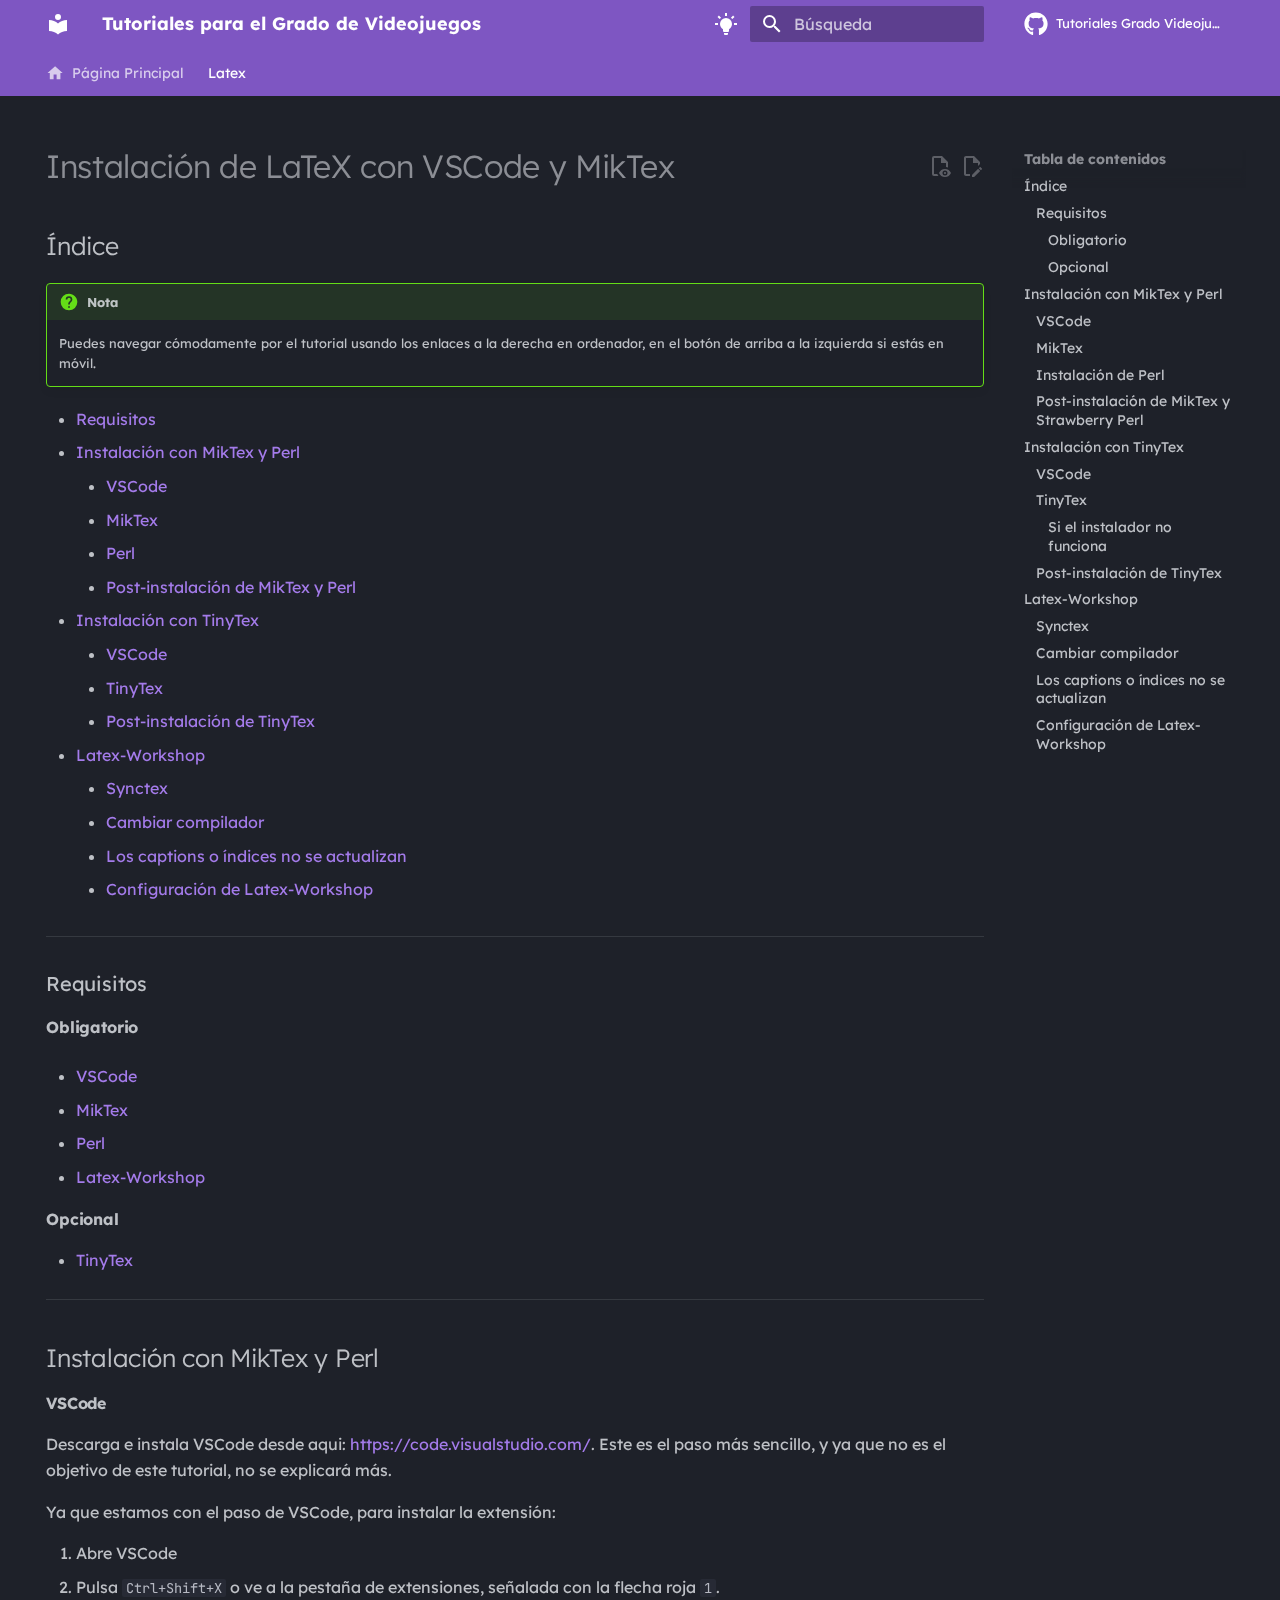
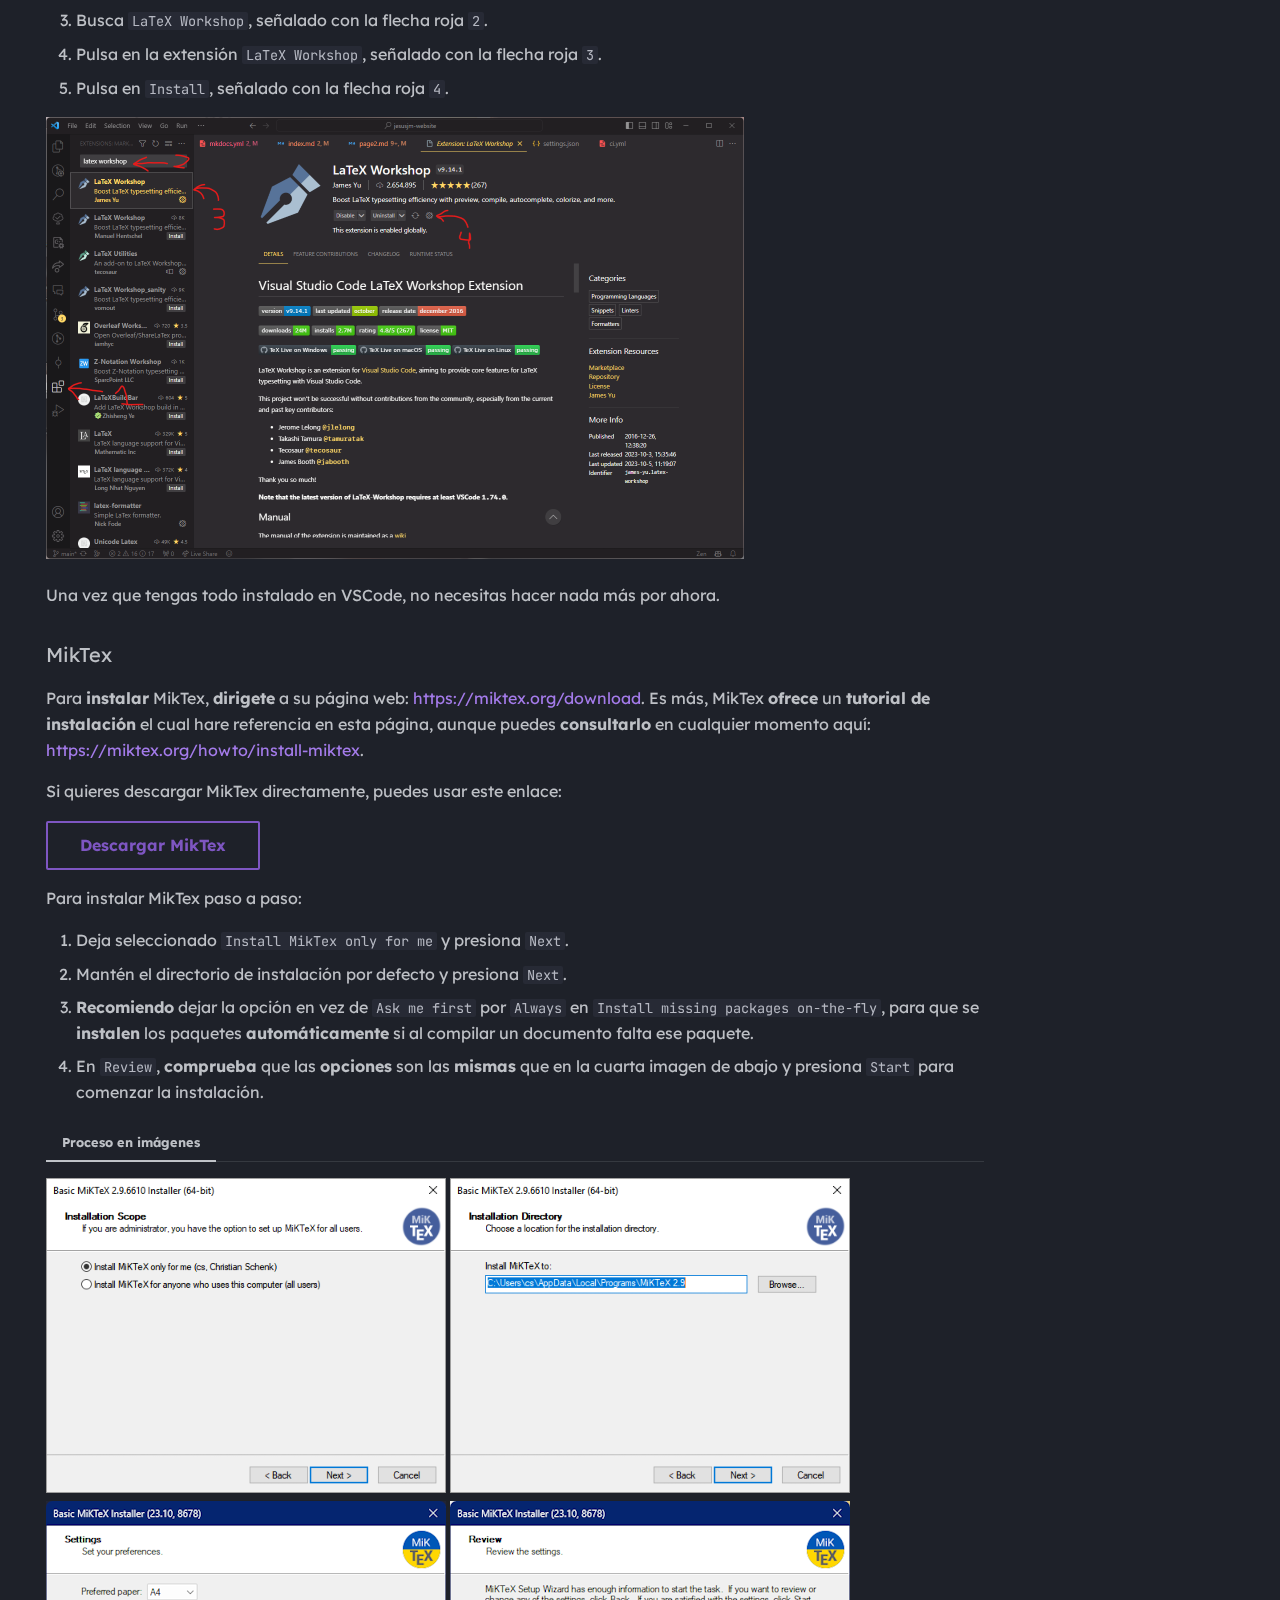
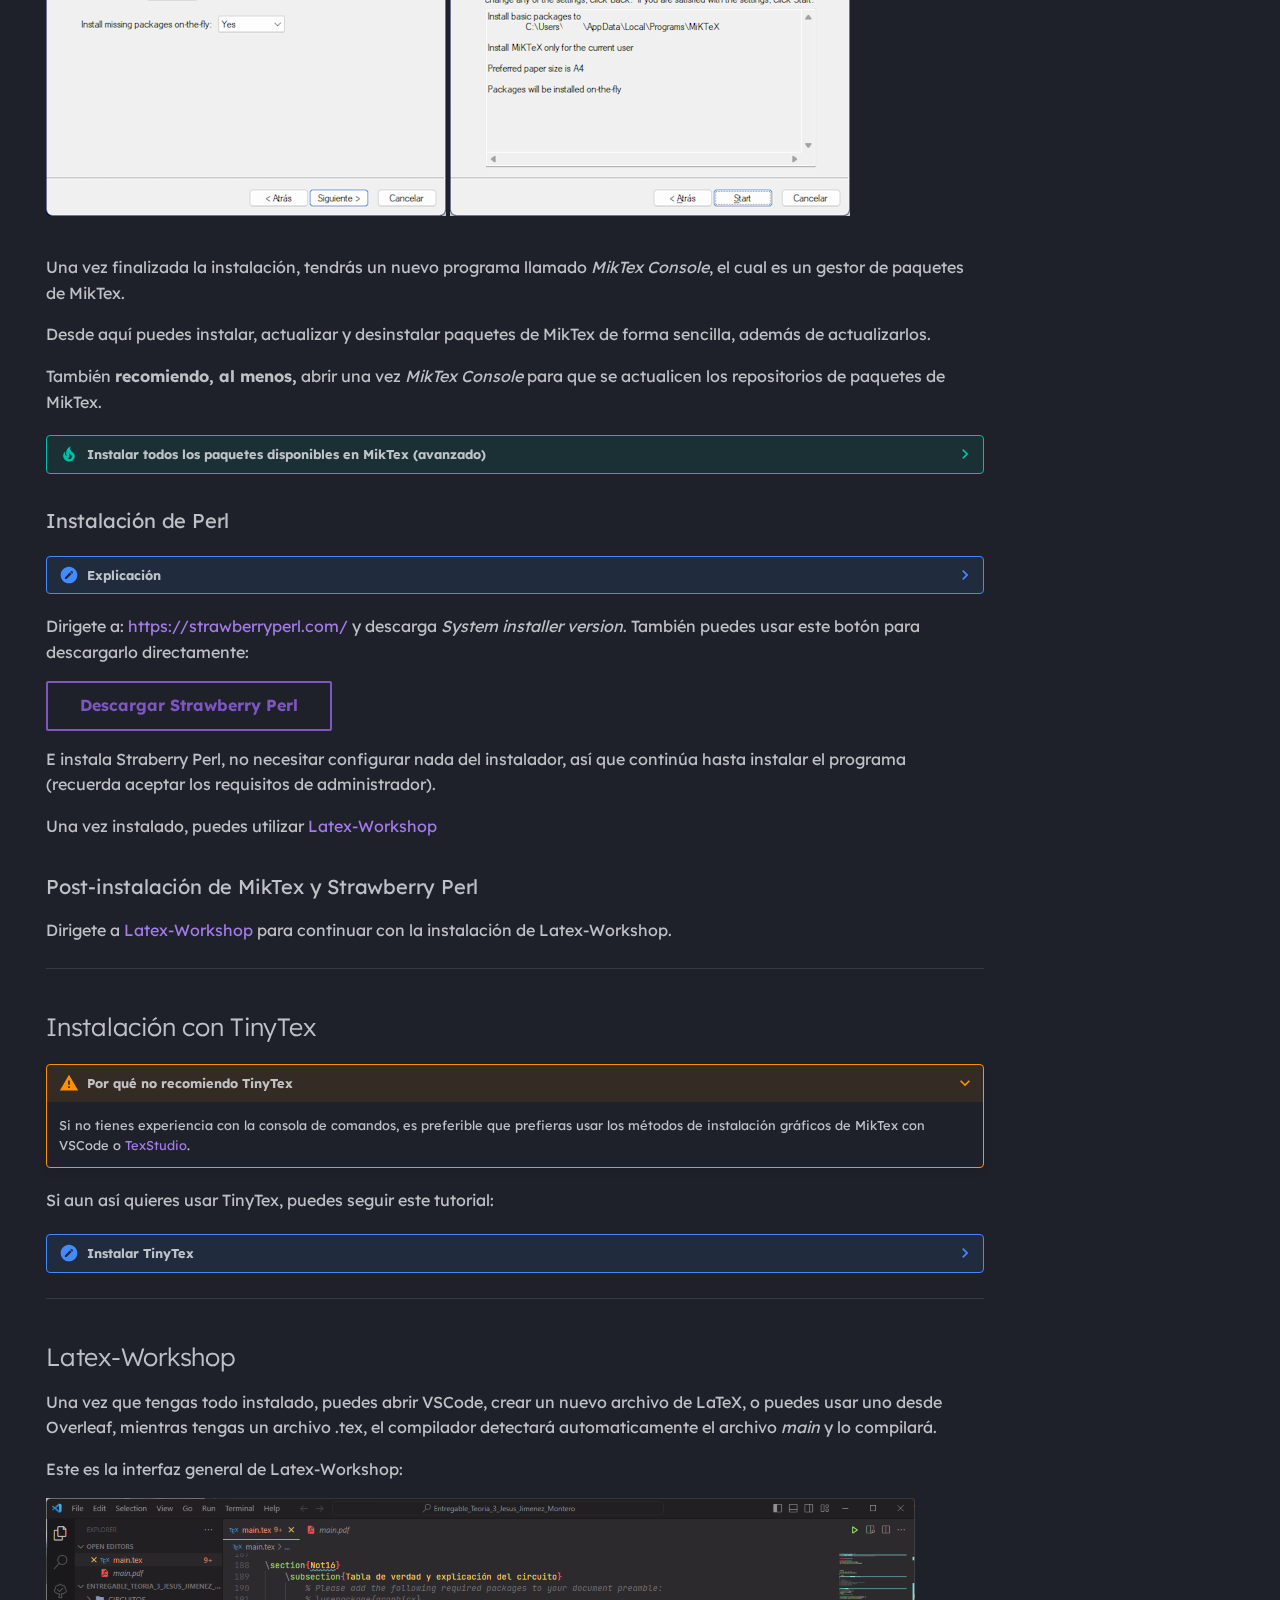
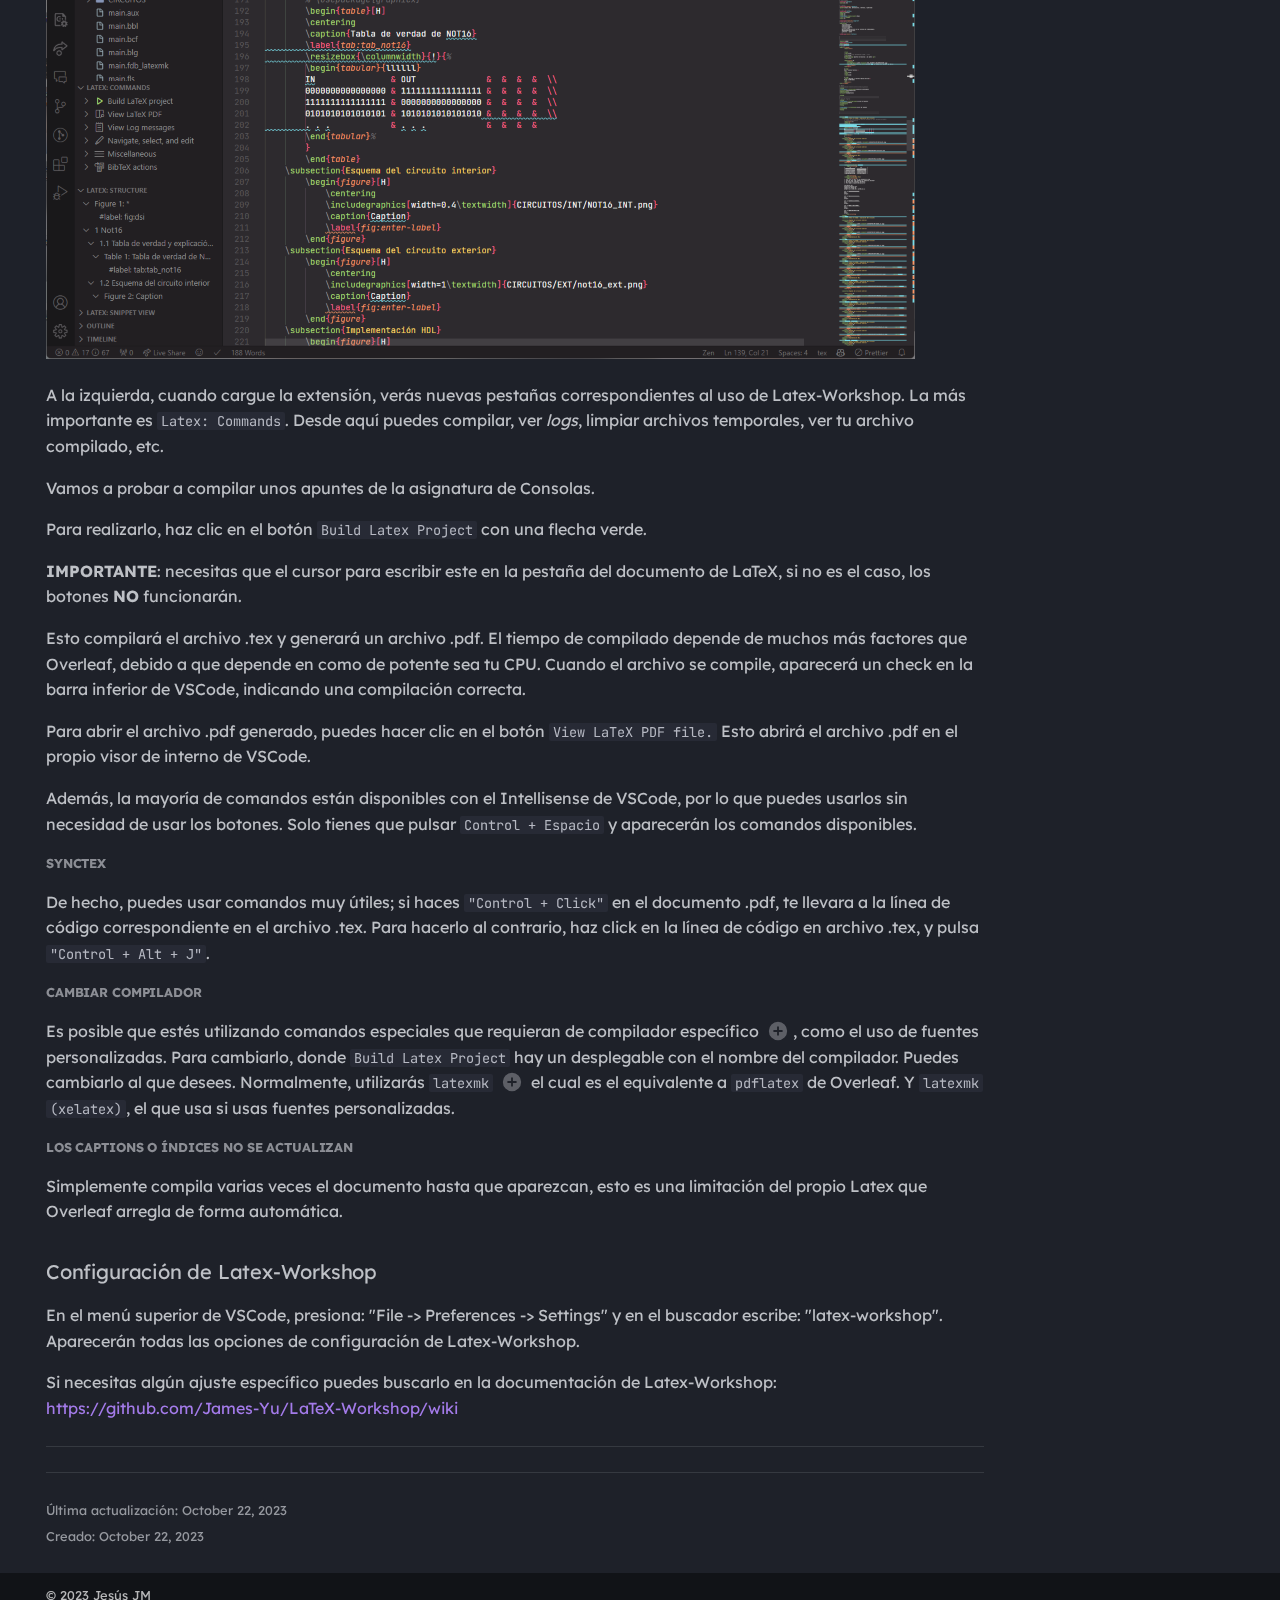
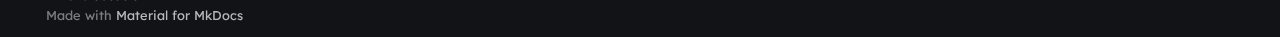
<file: latex_vscode/index.html>
<!doctype html>
<html lang="es" class="no-js">
  <head>
    
      <meta charset="utf-8">
      <meta name="viewport" content="width=device-width,initial-scale=1">
      
      
      
      
        <link rel="prev" href="../latex_install/">
      
      
      
      <link rel="icon" href="../assets/images/favicon.png">
      <meta name="generator" content="mkdocs-1.5.3, mkdocs-material-9.4.7">
    
    
      
        <title>Instalación de LaTeX con VSCode - Tutoriales para el Grado de Videojuegos</title>
      
    
    
      <link rel="stylesheet" href="../assets/stylesheets/main.4b4a2bd9.min.css">
      
        
        <link rel="stylesheet" href="../assets/stylesheets/palette.356b1318.min.css">
      
      


    
    
      
    
    
      
        
        
        <link rel="preconnect" href="https://fonts.gstatic.com" crossorigin>
        <link rel="stylesheet" href="https://fonts.googleapis.com/css?family=Lexend+Deca:300,300i,400,400i,700,700i%7CJetBrains+Mono:400,400i,700,700i&display=fallback">
        <style>:root{--md-text-font:"Lexend Deca";--md-code-font:"JetBrains Mono"}</style>
      
    
    
    <script>__md_scope=new URL("..",location),__md_hash=e=>[...e].reduce((e,_)=>(e<<5)-e+_.charCodeAt(0),0),__md_get=(e,_=localStorage,t=__md_scope)=>JSON.parse(_.getItem(t.pathname+"."+e)),__md_set=(e,_,t=localStorage,a=__md_scope)=>{try{t.setItem(a.pathname+"."+e,JSON.stringify(_))}catch(e){}}</script>
    
      

    
    
    
   <link href="../assets/stylesheets/glightbox.min.css" rel="stylesheet"/><style>
        html.glightbox-open { overflow: initial; height: 100%; }
        .gslide-title { margin-top: 0px; user-select: text; }
        .gslide-desc { color: #666; user-select: text; }
        .gslide-image img { background: white; }
        
            .gscrollbar-fixer { padding-right: 15px; }
            .gdesc-inner { font-size: 0.75rem; }
            body[data-md-color-scheme="slate"] .gdesc-inner { background: var(--md-default-bg-color);}
            body[data-md-color-scheme="slate"] .gslide-title { color: var(--md-default-fg-color);}
            body[data-md-color-scheme="slate"] .gslide-desc { color: var(--md-default-fg-color);}
            </style> <script src="../assets/javascripts/glightbox.min.js"></script></head>
  
  
    
    
      
    
    
    
    
    <body dir="ltr" data-md-color-scheme="slate" data-md-color-primary="deep-purple" data-md-color-accent="indigo">
  
    
    
      <script>var palette=__md_get("__palette");if(palette&&"object"==typeof palette.color)for(var key of Object.keys(palette.color))document.body.setAttribute("data-md-color-"+key,palette.color[key])</script>
    
    <input class="md-toggle" data-md-toggle="drawer" type="checkbox" id="__drawer" autocomplete="off">
    <input class="md-toggle" data-md-toggle="search" type="checkbox" id="__search" autocomplete="off">
    <label class="md-overlay" for="__drawer"></label>
    <div data-md-component="skip">
      
        
        <a href="#indice" class="md-skip">
          Saltar a contenido
        </a>
      
    </div>
    <div data-md-component="announce">
      
    </div>
    
    
      

<header class="md-header" data-md-component="header">
  <nav class="md-header__inner md-grid" aria-label="Cabecera">
    <a href=".." title="Tutoriales para el Grado de Videojuegos" class="md-header__button md-logo" aria-label="Tutoriales para el Grado de Videojuegos" data-md-component="logo">
      
  
  <svg xmlns="http://www.w3.org/2000/svg" viewBox="0 0 24 24"><path d="M12 8a3 3 0 0 0 3-3 3 3 0 0 0-3-3 3 3 0 0 0-3 3 3 3 0 0 0 3 3m0 3.54C9.64 9.35 6.5 8 3 8v11c3.5 0 6.64 1.35 9 3.54 2.36-2.19 5.5-3.54 9-3.54V8c-3.5 0-6.64 1.35-9 3.54Z"/></svg>

    </a>
    <label class="md-header__button md-icon" for="__drawer">
      
      <svg xmlns="http://www.w3.org/2000/svg" viewBox="0 0 24 24"><path d="M3 6h18v2H3V6m0 5h18v2H3v-2m0 5h18v2H3v-2Z"/></svg>
    </label>
    <div class="md-header__title" data-md-component="header-title">
      <div class="md-header__ellipsis">
        <div class="md-header__topic">
          <span class="md-ellipsis">
            Tutoriales para el Grado de Videojuegos
          </span>
        </div>
        <div class="md-header__topic" data-md-component="header-topic">
          <span class="md-ellipsis">
            
              Instalación de LaTeX con VSCode
            
          </span>
        </div>
      </div>
    </div>
    
      
        <form class="md-header__option" data-md-component="palette">
  
    
    
    
    <input class="md-option" data-md-color-media="(prefers-color-scheme: light)" data-md-color-scheme="slate" data-md-color-primary="deep-purple" data-md-color-accent="indigo"  aria-label="light"  type="radio" name="__palette" id="__palette_1">
    
      <label class="md-header__button md-icon" title="light" for="__palette_2" hidden>
        <svg xmlns="http://www.w3.org/2000/svg" viewBox="0 0 24 24"><path d="M12 6a6 6 0 0 1 6 6c0 2.22-1.21 4.16-3 5.2V19a1 1 0 0 1-1 1h-4a1 1 0 0 1-1-1v-1.8c-1.79-1.04-3-2.98-3-5.2a6 6 0 0 1 6-6m2 15v1a1 1 0 0 1-1 1h-2a1 1 0 0 1-1-1v-1h4m6-10h3v2h-3v-2M1 11h3v2H1v-2M13 1v3h-2V1h2M4.92 3.5l2.13 2.14-1.42 1.41L3.5 4.93 4.92 3.5m12.03 2.13 2.12-2.13 1.43 1.43-2.13 2.12-1.42-1.42Z"/></svg>
      </label>
    
  
    
    
    
    <input class="md-option" data-md-color-media="(prefers-color-scheme: dark)" data-md-color-scheme="default" data-md-color-primary="blue" data-md-color-accent="light-blue"  aria-label="dark"  type="radio" name="__palette" id="__palette_2">
    
      <label class="md-header__button md-icon" title="dark" for="__palette_1" hidden>
        <svg xmlns="http://www.w3.org/2000/svg" viewBox="0 0 24 24"><path d="M12 2a9.91 9.91 0 0 0-3 .46 10 10 0 0 1 0 19.08A10 10 0 1 0 12 2Z"/></svg>
      </label>
    
  
</form>
      
    
    
    
      <label class="md-header__button md-icon" for="__search">
        
        <svg xmlns="http://www.w3.org/2000/svg" viewBox="0 0 24 24"><path d="M9.5 3A6.5 6.5 0 0 1 16 9.5c0 1.61-.59 3.09-1.56 4.23l.27.27h.79l5 5-1.5 1.5-5-5v-.79l-.27-.27A6.516 6.516 0 0 1 9.5 16 6.5 6.5 0 0 1 3 9.5 6.5 6.5 0 0 1 9.5 3m0 2C7 5 5 7 5 9.5S7 14 9.5 14 14 12 14 9.5 12 5 9.5 5Z"/></svg>
      </label>
      <div class="md-search" data-md-component="search" role="dialog">
  <label class="md-search__overlay" for="__search"></label>
  <div class="md-search__inner" role="search">
    <form class="md-search__form" name="search">
      <input type="text" class="md-search__input" name="query" aria-label="Búsqueda" placeholder="Búsqueda" autocapitalize="off" autocorrect="off" autocomplete="off" spellcheck="false" data-md-component="search-query" required>
      <label class="md-search__icon md-icon" for="__search">
        
        <svg xmlns="http://www.w3.org/2000/svg" viewBox="0 0 24 24"><path d="M9.5 3A6.5 6.5 0 0 1 16 9.5c0 1.61-.59 3.09-1.56 4.23l.27.27h.79l5 5-1.5 1.5-5-5v-.79l-.27-.27A6.516 6.516 0 0 1 9.5 16 6.5 6.5 0 0 1 3 9.5 6.5 6.5 0 0 1 9.5 3m0 2C7 5 5 7 5 9.5S7 14 9.5 14 14 12 14 9.5 12 5 9.5 5Z"/></svg>
        
        <svg xmlns="http://www.w3.org/2000/svg" viewBox="0 0 24 24"><path d="M20 11v2H8l5.5 5.5-1.42 1.42L4.16 12l7.92-7.92L13.5 5.5 8 11h12Z"/></svg>
      </label>
      <nav class="md-search__options" aria-label="Buscar">
        
        <button type="reset" class="md-search__icon md-icon" title="Limpiar" aria-label="Limpiar" tabindex="-1">
          
          <svg xmlns="http://www.w3.org/2000/svg" viewBox="0 0 24 24"><path d="M19 6.41 17.59 5 12 10.59 6.41 5 5 6.41 10.59 12 5 17.59 6.41 19 12 13.41 17.59 19 19 17.59 13.41 12 19 6.41Z"/></svg>
        </button>
      </nav>
      
        <div class="md-search__suggest" data-md-component="search-suggest"></div>
      
    </form>
    <div class="md-search__output">
      <div class="md-search__scrollwrap" data-md-scrollfix>
        <div class="md-search-result" data-md-component="search-result">
          <div class="md-search-result__meta">
            Inicializando búsqueda
          </div>
          <ol class="md-search-result__list" role="presentation"></ol>
        </div>
      </div>
    </div>
  </div>
</div>
    
    
      <div class="md-header__source">
        <a href="https://github.com/JesusJMUJI/jesusjm-website" title="Ir al repositorio" class="md-source" data-md-component="source">
  <div class="md-source__icon md-icon">
    
    <svg xmlns="http://www.w3.org/2000/svg" viewBox="0 0 496 512"><!--! Font Awesome Free 6.4.2 by @fontawesome - https://fontawesome.com License - https://fontawesome.com/license/free (Icons: CC BY 4.0, Fonts: SIL OFL 1.1, Code: MIT License) Copyright 2023 Fonticons, Inc.--><path d="M165.9 397.4c0 2-2.3 3.6-5.2 3.6-3.3.3-5.6-1.3-5.6-3.6 0-2 2.3-3.6 5.2-3.6 3-.3 5.6 1.3 5.6 3.6zm-31.1-4.5c-.7 2 1.3 4.3 4.3 4.9 2.6 1 5.6 0 6.2-2s-1.3-4.3-4.3-5.2c-2.6-.7-5.5.3-6.2 2.3zm44.2-1.7c-2.9.7-4.9 2.6-4.6 4.9.3 2 2.9 3.3 5.9 2.6 2.9-.7 4.9-2.6 4.6-4.6-.3-1.9-3-3.2-5.9-2.9zM244.8 8C106.1 8 0 113.3 0 252c0 110.9 69.8 205.8 169.5 239.2 12.8 2.3 17.3-5.6 17.3-12.1 0-6.2-.3-40.4-.3-61.4 0 0-70 15-84.7-29.8 0 0-11.4-29.1-27.8-36.6 0 0-22.9-15.7 1.6-15.4 0 0 24.9 2 38.6 25.8 21.9 38.6 58.6 27.5 72.9 20.9 2.3-16 8.8-27.1 16-33.7-55.9-6.2-112.3-14.3-112.3-110.5 0-27.5 7.6-41.3 23.6-58.9-2.6-6.5-11.1-33.3 2.6-67.9 20.9-6.5 69 27 69 27 20-5.6 41.5-8.5 62.8-8.5s42.8 2.9 62.8 8.5c0 0 48.1-33.6 69-27 13.7 34.7 5.2 61.4 2.6 67.9 16 17.7 25.8 31.5 25.8 58.9 0 96.5-58.9 104.2-114.8 110.5 9.2 7.9 17 22.9 17 46.4 0 33.7-.3 75.4-.3 83.6 0 6.5 4.6 14.4 17.3 12.1C428.2 457.8 496 362.9 496 252 496 113.3 383.5 8 244.8 8zM97.2 352.9c-1.3 1-1 3.3.7 5.2 1.6 1.6 3.9 2.3 5.2 1 1.3-1 1-3.3-.7-5.2-1.6-1.6-3.9-2.3-5.2-1zm-10.8-8.1c-.7 1.3.3 2.9 2.3 3.9 1.6 1 3.6.7 4.3-.7.7-1.3-.3-2.9-2.3-3.9-2-.6-3.6-.3-4.3.7zm32.4 35.6c-1.6 1.3-1 4.3 1.3 6.2 2.3 2.3 5.2 2.6 6.5 1 1.3-1.3.7-4.3-1.3-6.2-2.2-2.3-5.2-2.6-6.5-1zm-11.4-14.7c-1.6 1-1.6 3.6 0 5.9 1.6 2.3 4.3 3.3 5.6 2.3 1.6-1.3 1.6-3.9 0-6.2-1.4-2.3-4-3.3-5.6-2z"/></svg>
  </div>
  <div class="md-source__repository">
    Tutoriales Grado Videojuegos
  </div>
</a>
      </div>
    
  </nav>
  
</header>
    
    <div class="md-container" data-md-component="container">
      
      
        
          
            
<nav class="md-tabs" aria-label="Pestañas" data-md-component="tabs">
  <div class="md-grid">
    <ul class="md-tabs__list">
      
        
  
  
  
    <li class="md-tabs__item">
      <a href=".." class="md-tabs__link">
        
  
    
      <svg xmlns="http://www.w3.org/2000/svg" viewBox="0 0 24 24"><path d="M10 20v-6h4v6h5v-8h3L12 3 2 12h3v8h5Z"/></svg>
    
  
  Página Principal

      </a>
    </li>
  

      
        
  
  
    
  
  
    
    
      <li class="md-tabs__item md-tabs__item--active">
        <a href="../latex_index/" class="md-tabs__link">
          
  
    
  
  Latex

        </a>
      </li>
    
  

      
    </ul>
  </div>
</nav>
          
        
      
      <main class="md-main" data-md-component="main">
        <div class="md-main__inner md-grid">
          
            
              
                
              
              <div class="md-sidebar md-sidebar--primary" data-md-component="sidebar" data-md-type="navigation" hidden>
                <div class="md-sidebar__scrollwrap">
                  <div class="md-sidebar__inner">
                    


  


<nav class="md-nav md-nav--primary md-nav--lifted" aria-label="Navegación" data-md-level="0">
  <label class="md-nav__title" for="__drawer">
    <a href=".." title="Tutoriales para el Grado de Videojuegos" class="md-nav__button md-logo" aria-label="Tutoriales para el Grado de Videojuegos" data-md-component="logo">
      
  
  <svg xmlns="http://www.w3.org/2000/svg" viewBox="0 0 24 24"><path d="M12 8a3 3 0 0 0 3-3 3 3 0 0 0-3-3 3 3 0 0 0-3 3 3 3 0 0 0 3 3m0 3.54C9.64 9.35 6.5 8 3 8v11c3.5 0 6.64 1.35 9 3.54 2.36-2.19 5.5-3.54 9-3.54V8c-3.5 0-6.64 1.35-9 3.54Z"/></svg>

    </a>
    Tutoriales para el Grado de Videojuegos
  </label>
  
    <div class="md-nav__source">
      <a href="https://github.com/JesusJMUJI/jesusjm-website" title="Ir al repositorio" class="md-source" data-md-component="source">
  <div class="md-source__icon md-icon">
    
    <svg xmlns="http://www.w3.org/2000/svg" viewBox="0 0 496 512"><!--! Font Awesome Free 6.4.2 by @fontawesome - https://fontawesome.com License - https://fontawesome.com/license/free (Icons: CC BY 4.0, Fonts: SIL OFL 1.1, Code: MIT License) Copyright 2023 Fonticons, Inc.--><path d="M165.9 397.4c0 2-2.3 3.6-5.2 3.6-3.3.3-5.6-1.3-5.6-3.6 0-2 2.3-3.6 5.2-3.6 3-.3 5.6 1.3 5.6 3.6zm-31.1-4.5c-.7 2 1.3 4.3 4.3 4.9 2.6 1 5.6 0 6.2-2s-1.3-4.3-4.3-5.2c-2.6-.7-5.5.3-6.2 2.3zm44.2-1.7c-2.9.7-4.9 2.6-4.6 4.9.3 2 2.9 3.3 5.9 2.6 2.9-.7 4.9-2.6 4.6-4.6-.3-1.9-3-3.2-5.9-2.9zM244.8 8C106.1 8 0 113.3 0 252c0 110.9 69.8 205.8 169.5 239.2 12.8 2.3 17.3-5.6 17.3-12.1 0-6.2-.3-40.4-.3-61.4 0 0-70 15-84.7-29.8 0 0-11.4-29.1-27.8-36.6 0 0-22.9-15.7 1.6-15.4 0 0 24.9 2 38.6 25.8 21.9 38.6 58.6 27.5 72.9 20.9 2.3-16 8.8-27.1 16-33.7-55.9-6.2-112.3-14.3-112.3-110.5 0-27.5 7.6-41.3 23.6-58.9-2.6-6.5-11.1-33.3 2.6-67.9 20.9-6.5 69 27 69 27 20-5.6 41.5-8.5 62.8-8.5s42.8 2.9 62.8 8.5c0 0 48.1-33.6 69-27 13.7 34.7 5.2 61.4 2.6 67.9 16 17.7 25.8 31.5 25.8 58.9 0 96.5-58.9 104.2-114.8 110.5 9.2 7.9 17 22.9 17 46.4 0 33.7-.3 75.4-.3 83.6 0 6.5 4.6 14.4 17.3 12.1C428.2 457.8 496 362.9 496 252 496 113.3 383.5 8 244.8 8zM97.2 352.9c-1.3 1-1 3.3.7 5.2 1.6 1.6 3.9 2.3 5.2 1 1.3-1 1-3.3-.7-5.2-1.6-1.6-3.9-2.3-5.2-1zm-10.8-8.1c-.7 1.3.3 2.9 2.3 3.9 1.6 1 3.6.7 4.3-.7.7-1.3-.3-2.9-2.3-3.9-2-.6-3.6-.3-4.3.7zm32.4 35.6c-1.6 1.3-1 4.3 1.3 6.2 2.3 2.3 5.2 2.6 6.5 1 1.3-1.3.7-4.3-1.3-6.2-2.2-2.3-5.2-2.6-6.5-1zm-11.4-14.7c-1.6 1-1.6 3.6 0 5.9 1.6 2.3 4.3 3.3 5.6 2.3 1.6-1.3 1.6-3.9 0-6.2-1.4-2.3-4-3.3-5.6-2z"/></svg>
  </div>
  <div class="md-source__repository">
    Tutoriales Grado Videojuegos
  </div>
</a>
    </div>
  
  <ul class="md-nav__list" data-md-scrollfix>
    
      
      
  
  
  
    <li class="md-nav__item">
      <a href=".." class="md-nav__link">
        
  
    <svg xmlns="http://www.w3.org/2000/svg" viewBox="0 0 24 24"><path d="M10 20v-6h4v6h5v-8h3L12 3 2 12h3v8h5Z"/></svg>
  
  <span class="md-ellipsis">
    Página Principal
  </span>
  

      </a>
    </li>
  

    
      
      
  
  
    
  
  
    
    
      
        
      
        
      
        
      
    
    
    
    
      
      
    
    <li class="md-nav__item md-nav__item--active md-nav__item--section md-nav__item--nested">
      
        
        
        
        <input class="md-nav__toggle md-toggle " type="checkbox" id="__nav_2" checked>
        
          
          <label class="md-nav__link" for="__nav_2" id="__nav_2_label" tabindex="">
            
  
  <span class="md-ellipsis">
    Latex
  </span>
  

            <span class="md-nav__icon md-icon"></span>
          </label>
        
        <nav class="md-nav" data-md-level="1" aria-labelledby="__nav_2_label" aria-expanded="true">
          <label class="md-nav__title" for="__nav_2">
            <span class="md-nav__icon md-icon"></span>
            Latex
          </label>
          <ul class="md-nav__list" data-md-scrollfix>
            
              
                
  
  
  
    <li class="md-nav__item">
      <a href="../latex_index/" class="md-nav__link">
        
  
  <span class="md-ellipsis">
    Introducción a LaTeX
  </span>
  

      </a>
    </li>
  

              
            
              
                
  
  
  
    <li class="md-nav__item">
      <a href="../latex_install/" class="md-nav__link">
        
  
    <svg xmlns="http://www.w3.org/2000/svg" viewBox="0 0 24 24"><path d="m18.5 4 1.16 4.35-.96.26c-.45-.87-.91-1.74-1.44-2.18C16.73 6 16.11 6 15.5 6H13v10.5c0 .5 0 1 .33 1.25.34.25 1 .25 1.67.25v1H9v-1c.67 0 1.33 0 1.67-.25.33-.25.33-.75.33-1.25V6H8.5c-.61 0-1.23 0-1.76.43-.53.44-.99 1.31-1.44 2.18l-.96-.26L5.5 4h13Z"/></svg>
  
  <span class="md-ellipsis">
    Instalación de LaTeX con Miktex y TexStudio
  </span>
  

      </a>
    </li>
  

              
            
              
                
  
  
    
  
  
    <li class="md-nav__item md-nav__item--active">
      
      <input class="md-nav__toggle md-toggle" type="checkbox" id="__toc">
      
      
      
        <label class="md-nav__link md-nav__link--active" for="__toc">
          
  
    <svg xmlns="http://www.w3.org/2000/svg" viewBox="0 0 24 24"><path d="m18.5 4 1.16 4.35-.96.26c-.45-.87-.91-1.74-1.44-2.18C16.73 6 16.11 6 15.5 6H13v10.5c0 .5 0 1 .33 1.25.34.25 1 .25 1.67.25v1H9v-1c.67 0 1.33 0 1.67-.25.33-.25.33-.75.33-1.25V6H8.5c-.61 0-1.23 0-1.76.43-.53.44-.99 1.31-1.44 2.18l-.96-.26L5.5 4h13Z"/></svg>
  
  <span class="md-ellipsis">
    Instalación de LaTeX con VSCode y MikTex
  </span>
  

          <span class="md-nav__icon md-icon"></span>
        </label>
      
      <a href="./" class="md-nav__link md-nav__link--active">
        
  
    <svg xmlns="http://www.w3.org/2000/svg" viewBox="0 0 24 24"><path d="m18.5 4 1.16 4.35-.96.26c-.45-.87-.91-1.74-1.44-2.18C16.73 6 16.11 6 15.5 6H13v10.5c0 .5 0 1 .33 1.25.34.25 1 .25 1.67.25v1H9v-1c.67 0 1.33 0 1.67-.25.33-.25.33-.75.33-1.25V6H8.5c-.61 0-1.23 0-1.76.43-.53.44-.99 1.31-1.44 2.18l-.96-.26L5.5 4h13Z"/></svg>
  
  <span class="md-ellipsis">
    Instalación de LaTeX con VSCode y MikTex
  </span>
  

      </a>
      
        

  

<nav class="md-nav md-nav--secondary" aria-label="Tabla de contenidos">
  
  
  
  
    <label class="md-nav__title" for="__toc">
      <span class="md-nav__icon md-icon"></span>
      Tabla de contenidos
    </label>
    <ul class="md-nav__list" data-md-component="toc" data-md-scrollfix>
      
        <li class="md-nav__item">
  <a href="#indice" class="md-nav__link">
    Índice
  </a>
  
    <nav class="md-nav" aria-label="Índice">
      <ul class="md-nav__list">
        
          <li class="md-nav__item">
  <a href="#requisitos" class="md-nav__link">
    Requisitos
  </a>
  
    <nav class="md-nav" aria-label="Requisitos">
      <ul class="md-nav__list">
        
          <li class="md-nav__item">
  <a href="#obligatorio" class="md-nav__link">
    Obligatorio
  </a>
  
</li>
        
          <li class="md-nav__item">
  <a href="#opcional" class="md-nav__link">
    Opcional
  </a>
  
</li>
        
      </ul>
    </nav>
  
</li>
        
      </ul>
    </nav>
  
</li>
      
        <li class="md-nav__item">
  <a href="#instalacion-con-miktex-y-perl" class="md-nav__link">
    Instalación con MikTex y Perl
  </a>
  
    <nav class="md-nav" aria-label="Instalación con MikTex y Perl">
      <ul class="md-nav__list">
        
          <li class="md-nav__item">
  <a href="#vscode" class="md-nav__link">
    VSCode
  </a>
  
</li>
        
          <li class="md-nav__item">
  <a href="#miktex" class="md-nav__link">
    MikTex
  </a>
  
</li>
        
          <li class="md-nav__item">
  <a href="#instalacion-de-perl" class="md-nav__link">
    Instalación de Perl
  </a>
  
</li>
        
          <li class="md-nav__item">
  <a href="#post-instalacion-de-miktex-y-strawberry-perl" class="md-nav__link">
    Post-instalación de MikTex y Strawberry Perl
  </a>
  
</li>
        
      </ul>
    </nav>
  
</li>
      
        <li class="md-nav__item">
  <a href="#instalacion-con-tinytex" class="md-nav__link">
    Instalación con TinyTex
  </a>
  
    <nav class="md-nav" aria-label="Instalación con TinyTex">
      <ul class="md-nav__list">
        
          <li class="md-nav__item">
  <a href="#vscode_1" class="md-nav__link">
    VSCode
  </a>
  
</li>
        
          <li class="md-nav__item">
  <a href="#tinytex" class="md-nav__link">
    TinyTex
  </a>
  
    <nav class="md-nav" aria-label="TinyTex">
      <ul class="md-nav__list">
        
          <li class="md-nav__item">
  <a href="#si-el-instalador-no-funciona" class="md-nav__link">
    Si el instalador no funciona
  </a>
  
</li>
        
      </ul>
    </nav>
  
</li>
        
          <li class="md-nav__item">
  <a href="#post-instalacion-de-tinytex" class="md-nav__link">
    Post-instalación de TinyTex
  </a>
  
</li>
        
      </ul>
    </nav>
  
</li>
      
        <li class="md-nav__item">
  <a href="#latex-workshop" class="md-nav__link">
    Latex-Workshop
  </a>
  
    <nav class="md-nav" aria-label="Latex-Workshop">
      <ul class="md-nav__list">
        
          <li class="md-nav__item">
  <a href="#synctex" class="md-nav__link">
    Synctex
  </a>
  
</li>
        
          <li class="md-nav__item">
  <a href="#cambiar-compilador" class="md-nav__link">
    Cambiar compilador
  </a>
  
</li>
        
          <li class="md-nav__item">
  <a href="#los-captions-o-indices-no-se-actualizan" class="md-nav__link">
    Los captions o índices no se actualizan
  </a>
  
</li>
        
          <li class="md-nav__item">
  <a href="#configuracion-de-latex-workshop" class="md-nav__link">
    Configuración de Latex-Workshop
  </a>
  
</li>
        
      </ul>
    </nav>
  
</li>
      
    </ul>
  
</nav>
      
    </li>
  

              
            
          </ul>
        </nav>
      
    </li>
  

    
  </ul>
</nav>
                  </div>
                </div>
              </div>
            
            
              
                
              
              <div class="md-sidebar md-sidebar--secondary" data-md-component="sidebar" data-md-type="toc" >
                <div class="md-sidebar__scrollwrap">
                  <div class="md-sidebar__inner">
                    

  

<nav class="md-nav md-nav--secondary" aria-label="Tabla de contenidos">
  
  
  
  
    <label class="md-nav__title" for="__toc">
      <span class="md-nav__icon md-icon"></span>
      Tabla de contenidos
    </label>
    <ul class="md-nav__list" data-md-component="toc" data-md-scrollfix>
      
        <li class="md-nav__item">
  <a href="#indice" class="md-nav__link">
    Índice
  </a>
  
    <nav class="md-nav" aria-label="Índice">
      <ul class="md-nav__list">
        
          <li class="md-nav__item">
  <a href="#requisitos" class="md-nav__link">
    Requisitos
  </a>
  
    <nav class="md-nav" aria-label="Requisitos">
      <ul class="md-nav__list">
        
          <li class="md-nav__item">
  <a href="#obligatorio" class="md-nav__link">
    Obligatorio
  </a>
  
</li>
        
          <li class="md-nav__item">
  <a href="#opcional" class="md-nav__link">
    Opcional
  </a>
  
</li>
        
      </ul>
    </nav>
  
</li>
        
      </ul>
    </nav>
  
</li>
      
        <li class="md-nav__item">
  <a href="#instalacion-con-miktex-y-perl" class="md-nav__link">
    Instalación con MikTex y Perl
  </a>
  
    <nav class="md-nav" aria-label="Instalación con MikTex y Perl">
      <ul class="md-nav__list">
        
          <li class="md-nav__item">
  <a href="#vscode" class="md-nav__link">
    VSCode
  </a>
  
</li>
        
          <li class="md-nav__item">
  <a href="#miktex" class="md-nav__link">
    MikTex
  </a>
  
</li>
        
          <li class="md-nav__item">
  <a href="#instalacion-de-perl" class="md-nav__link">
    Instalación de Perl
  </a>
  
</li>
        
          <li class="md-nav__item">
  <a href="#post-instalacion-de-miktex-y-strawberry-perl" class="md-nav__link">
    Post-instalación de MikTex y Strawberry Perl
  </a>
  
</li>
        
      </ul>
    </nav>
  
</li>
      
        <li class="md-nav__item">
  <a href="#instalacion-con-tinytex" class="md-nav__link">
    Instalación con TinyTex
  </a>
  
    <nav class="md-nav" aria-label="Instalación con TinyTex">
      <ul class="md-nav__list">
        
          <li class="md-nav__item">
  <a href="#vscode_1" class="md-nav__link">
    VSCode
  </a>
  
</li>
        
          <li class="md-nav__item">
  <a href="#tinytex" class="md-nav__link">
    TinyTex
  </a>
  
    <nav class="md-nav" aria-label="TinyTex">
      <ul class="md-nav__list">
        
          <li class="md-nav__item">
  <a href="#si-el-instalador-no-funciona" class="md-nav__link">
    Si el instalador no funciona
  </a>
  
</li>
        
      </ul>
    </nav>
  
</li>
        
          <li class="md-nav__item">
  <a href="#post-instalacion-de-tinytex" class="md-nav__link">
    Post-instalación de TinyTex
  </a>
  
</li>
        
      </ul>
    </nav>
  
</li>
      
        <li class="md-nav__item">
  <a href="#latex-workshop" class="md-nav__link">
    Latex-Workshop
  </a>
  
    <nav class="md-nav" aria-label="Latex-Workshop">
      <ul class="md-nav__list">
        
          <li class="md-nav__item">
  <a href="#synctex" class="md-nav__link">
    Synctex
  </a>
  
</li>
        
          <li class="md-nav__item">
  <a href="#cambiar-compilador" class="md-nav__link">
    Cambiar compilador
  </a>
  
</li>
        
          <li class="md-nav__item">
  <a href="#los-captions-o-indices-no-se-actualizan" class="md-nav__link">
    Los captions o índices no se actualizan
  </a>
  
</li>
        
          <li class="md-nav__item">
  <a href="#configuracion-de-latex-workshop" class="md-nav__link">
    Configuración de Latex-Workshop
  </a>
  
</li>
        
      </ul>
    </nav>
  
</li>
      
    </ul>
  
</nav>
                  </div>
                </div>
              </div>
            
          
          
            <div class="md-content" data-md-component="content">
              <article class="md-content__inner md-typeset">
                
                  

  
    <a href="https://github.com/JesusJMUJI/jesusjm-website/edit/main/docs/latex_vscode.md" title="Editar esta página" class="md-content__button md-icon">
      
      <svg xmlns="http://www.w3.org/2000/svg" viewBox="0 0 24 24"><path d="M10 20H6V4h7v5h5v3.1l2-2V8l-6-6H6c-1.1 0-2 .9-2 2v16c0 1.1.9 2 2 2h4v-2m10.2-7c.1 0 .3.1.4.2l1.3 1.3c.2.2.2.6 0 .8l-1 1-2.1-2.1 1-1c.1-.1.2-.2.4-.2m0 3.9L14.1 23H12v-2.1l6.1-6.1 2.1 2.1Z"/></svg>
    </a>
  
  
    
      
    
    <a href="https://github.com/JesusJMUJI/jesusjm-website/raw/main/docs/latex_vscode.md" title="Ver código fuente de esta página" class="md-content__button md-icon">
      
      <svg xmlns="http://www.w3.org/2000/svg" viewBox="0 0 24 24"><path d="M17 18c.56 0 1 .44 1 1s-.44 1-1 1-1-.44-1-1 .44-1 1-1m0-3c-2.73 0-5.06 1.66-6 4 .94 2.34 3.27 4 6 4s5.06-1.66 6-4c-.94-2.34-3.27-4-6-4m0 6.5a2.5 2.5 0 0 1-2.5-2.5 2.5 2.5 0 0 1 2.5-2.5 2.5 2.5 0 0 1 2.5 2.5 2.5 2.5 0 0 1-2.5 2.5M9.27 20H6V4h7v5h5v4.07c.7.08 1.36.25 2 .49V8l-6-6H6a2 2 0 0 0-2 2v16a2 2 0 0 0 2 2h4.5a8.15 8.15 0 0 1-1.23-2Z"/></svg>
    </a>
  


  <h1>Instalación de LaTeX con VSCode y MikTex</h1>

<h2 id="indice">Índice<a class="headerlink" href="#indice" title="Permanent link">&para;</a></h2>
<div class="admonition question">
<p class="admonition-title">Nota</p>
<p>Puedes navegar cómodamente por el tutorial usando los enlaces a la derecha en ordenador, en el botón de arriba a la izquierda si estás en móvil.</p>
</div>
<ul>
<li><a href="#requisitos">Requisitos</a></li>
<li><a href="#instalación-con-miktex-y-perl">Instalación con MikTex y Perl</a><ul>
<li><a href="#vscode">VSCode</a></li>
<li><a href="#miktex">MikTex</a></li>
<li><a href="#perl">Perl</a></li>
<li><a href="#post-instalación-de-miktex-y-perl">Post-instalación de MikTex y Perl</a></li>
</ul>
</li>
<li><a href="#instalación-con-tinytex">Instalación con TinyTex</a><ul>
<li><a href="#vscode-1">VSCode</a></li>
<li><a href="#tinytex">TinyTex</a></li>
<li><a href="#post-instalación-de-tinytex">Post-instalación de TinyTex</a></li>
</ul>
</li>
<li><a href="#latex-workshop">Latex-Workshop</a><ul>
<li><a href="#synctex">Synctex</a></li>
<li><a href="#cambiar-compilador">Cambiar compilador</a></li>
<li><a href="#los-captions-o-índices-no-se-actualizan">Los captions o índices no se actualizan</a></li>
<li><a href="#configuración-de-latex-workshop">Configuración de Latex-Workshop</a></li>
</ul>
</li>
</ul>
<hr />
<h3 id="requisitos">Requisitos<a class="headerlink" href="#requisitos" title="Permanent link">&para;</a></h3>
<h4 id="obligatorio">Obligatorio<a class="headerlink" href="#obligatorio" title="Permanent link">&para;</a></h4>
<ul>
<li>
<p><a href="https://code.visualstudio.com/">VSCode</a></p>
</li>
<li>
<p><a href="https://miktex.org/download">MikTex</a></p>
</li>
<li>
<p><a href="https://strawberryperl.com/">Perl</a></p>
</li>
<li><a href="https://marketplace.visualstudio.com/items?itemName=James-Yu.latex-workshop">Latex-Workshop</a></li>
</ul>
<h4 id="opcional">Opcional<a class="headerlink" href="#opcional" title="Permanent link">&para;</a></h4>
<ul>
<li><a href="https://github.com/rstudio/tinytex-releases">TinyTex</a></li>
</ul>
<hr />
<h2 id="instalacion-con-miktex-y-perl">Instalación con MikTex y Perl<a class="headerlink" href="#instalacion-con-miktex-y-perl" title="Permanent link">&para;</a></h2>
<h4 id="vscode">VSCode<a class="headerlink" href="#vscode" title="Permanent link">&para;</a></h4>
<p>Descarga e instala VSCode desde aqui: <a href="https://code.visualstudio.com/">https://code.visualstudio.com/</a>.
Este es el paso más sencillo, y ya que no es el objetivo de este tutorial, no se explicará más.</p>
<p>Ya que estamos con el paso de VSCode, para instalar la extensión:</p>
<ol>
<li>Abre VSCode</li>
<li>Pulsa <code>Ctrl+Shift+X</code> o ve a la pestaña de extensiones, señalada con la flecha roja <code>1</code>.</li>
<li>Busca <code>LaTeX Workshop</code>, señalado con la flecha roja <code>2</code>.</li>
<li>Pulsa en la extensión <code>LaTeX Workshop</code>, señalado con la flecha roja <code>3</code>.</li>
<li>Pulsa en <code>Install</code>, señalado con la flecha roja <code>4</code>.</li>
</ol>
<p><a class="glightbox" href="../Pictures/vscode_latex_workshop.png" data-type="image" data-width="100%" data-height="auto" data-desc-position="bottom"><img alt="Extensión" src="../Pictures/vscode_latex_workshop.png" /></a></p>
<p>Una vez que tengas todo instalado en VSCode, no necesitas hacer nada más por ahora.</p>
<h3 id="miktex">MikTex<a class="headerlink" href="#miktex" title="Permanent link">&para;</a></h3>
<p>Para <strong>instalar</strong> MikTex, <strong>dirigete</strong> a su página web: <a href="https://miktex.org/download">https://miktex.org/download</a>. Es más, MikTex <strong>ofrece</strong> un <strong>tutorial de instalación</strong> el cual hare referencia en esta página, aunque puedes <strong>consultarlo</strong> en cualquier momento aquí: <a href="https://miktex.org/howto/install-miktex">https://miktex.org/howto/install-miktex</a>.</p>
<p>Si quieres descargar MikTex directamente, puedes usar este enlace:</p>
<p><a class="md-button" href="https://miktex.org/download/ctan/systems/win32/miktex/setup/windows-x64/basic-miktex-23.10-x64.exe">Descargar MikTex</a></p>
<p>Para instalar MikTex paso a paso:</p>
<ol>
<li>Deja seleccionado <code>Install MikTex only for me</code> y presiona <code>Next</code>.</li>
<li>Mantén el directorio de instalación por defecto y presiona <code>Next</code>.</li>
<li><strong>Recomiendo</strong> dejar la opción en vez de <code>Ask me first</code> por <code>Always</code> en  <code>Install missing packages on-the-fly</code>, para que se <strong>instalen</strong> los paquetes <strong>automáticamente</strong> si al compilar un documento falta ese paquete.</li>
<li>En <code>Review</code>, <strong>comprueba</strong> que las <strong>opciones</strong> son las <strong>mismas</strong> que en la cuarta imagen de abajo y presiona <code>Start</code> para comenzar la instalación.</li>
</ol>
<div class="tabbed-set tabbed-alternate" data-tabs="1:1"><input checked="checked" id="__tabbed_1_1" name="__tabbed_1" type="radio" /><div class="tabbed-labels"><label for="__tabbed_1_1">Proceso en imágenes</label></div>
<div class="tabbed-content">
<div class="tabbed-block">
<p><a class="glightbox" href="../Pictures/paso1miktex.png" data-type="image" data-width="100%" data-height="auto" data-desc-position="bottom" data-gallery="miktex"><img alt="Alt text" data-gallery="miktex" src="../Pictures/paso1miktex.png" /></a>
<a class="glightbox" href="../Pictures/paso2miktex.png" data-type="image" data-width="100%" data-height="auto" data-desc-position="bottom" data-gallery="miktex"><img alt="Alt text" data-gallery="miktex" src="../Pictures/paso2miktex.png" /></a>
<a class="glightbox" href="../Pictures/paso3miktex.png" data-type="image" data-width="100%" data-height="auto" data-desc-position="bottom" data-gallery="miktex"><img alt="Alt text" data-gallery="miktex" src="../Pictures/paso3miktex.png" /></a>
<a class="glightbox" href="../Pictures/paso4miktex.png" data-type="image" data-width="100%" data-height="auto" data-desc-position="bottom" data-gallery="miktex"><img alt="Alt text" data-gallery="miktex" src="../Pictures/paso4miktex.png" /></a></p>
</div>
</div>
</div>
<p>Una vez finalizada la instalación, tendrás un nuevo programa llamado <em>MikTex Console</em>, el cual es un gestor de paquetes de MikTex.</p>
<p>Desde aquí puedes instalar, actualizar y desinstalar paquetes de MikTex de forma sencilla, además de actualizarlos.</p>
<p>También <strong>recomiendo, al menos,</strong> abrir una vez <em>MikTex Console</em> para que se actualicen los repositorios de paquetes de MikTex.</p>
<details class="tip">
<summary>Instalar todos los paquetes disponibles en MikTex (avanzado)</summary>
<p>Si prefieres instalar <strong>TODOS</strong> los paquetes disponibles con MikTex tienes que hacer lo siguiente:</p>
<ol>
<li>Ve a la pestaña <code>Packages</code>.</li>
<li>Ordena los paquetes por <code>Installed on</code> para que los paquetes que no tengas instalados aparezcan arriba.</li>
<li>Cuando tengas ordenados los paquetes, selecciona el primero, y haz scroll hasta que veas el primer paquete con una fecha. MANTEN <code>Shift</code> y haz click en ese paquete.</li>
<li><strong>IMPORTANTE</strong>: BUSCA EL PAQUETE <code>autosp</code>, este paquete no esste en ningún repositorio y NO podrás instalar todo de forma automática. Deselecciona el paquete con <code>Ctrl+Click</code>.</li>
<li>Una vez deseleccionado, presiona el botón de un <code>+</code> para instalar todos los paquetes.</li>
<li>Mientras se instalan los paquetes, aparece una ventana "Package Installation" con descripnión: "The required file <paquete>" desmarca la casilla "Always show this dialog before installing packages" y presiona "Install"; para automatizar la instalación al completo. </li>
<li>Cuando el botón "Cancel" cambie a "Close", significa que todo el proceso ha finalizado. Cierra MikTex Console para proceder a instalar Perl.</li>
</ol>
</details>
<h3 id="instalacion-de-perl">Instalación de Perl<a class="headerlink" href="#instalacion-de-perl" title="Permanent link">&para;</a></h3>
<details class="note">
<summary>Explicación</summary>
<p>La extensión de Latex Workshop requiere de Perl para poder compilar los documentos de LaTeX. Por lo que, si no instalas Perl, no podrás compilar los documentos.</p>
</details>
<p>Dirigete a: <a href="https://strawberryperl.com/">https://strawberryperl.com/</a> y descarga <em>System installer version</em>. También puedes usar este botón para descargarlo directamente:</p>
<p><a class="md-button" href="https://github.com/StrawberryPerl/Perl-Dist-Strawberry/releases/download/SP_5380_5361/strawberry-perl-5.38.0.1-64bit.msi">Descargar Strawberry Perl</a></p>
<p>E instala Straberry Perl, no necesitar configurar nada del instalador, así que continúa hasta instalar el programa (recuerda aceptar los requisitos de administrador).</p>
<p>Una vez instalado, puedes utilizar <a href="#latex-workshop">Latex-Workshop</a></p>
<h3 id="post-instalacion-de-miktex-y-strawberry-perl">Post-instalación de MikTex y Strawberry Perl<a class="headerlink" href="#post-instalacion-de-miktex-y-strawberry-perl" title="Permanent link">&para;</a></h3>
<p>Dirigete a <a href="#latex-workshop">Latex-Workshop</a> para continuar con la instalación de Latex-Workshop.</p>
<hr />
<h2 id="instalacion-con-tinytex">Instalación con TinyTex<a class="headerlink" href="#instalacion-con-tinytex" title="Permanent link">&para;</a></h2>
<details class="warning" open="open">
<summary>Por qué no recomiendo TinyTex</summary>
<p>Si no tienes experiencia con la consola de comandos, es preferible que prefieras usar los métodos de instalación gráficos de MikTex con VSCode o <a href="../latex_install/">TexStudio</a>.</p>
</details>
<p>Si aun así quieres usar TinyTex, puedes seguir este tutorial:</p>
<details class="note">
<summary>Instalar TinyTex</summary>
<h4 id="vscode_1">VSCode<a class="headerlink" href="#vscode_1" title="Permanent link">&para;</a></h4>
<p>Descarga e instala VSCode desde aqui: <a href="https://code.visualstudio.com/">https://code.visualstudio.com/</a>.
Este es el paso más sencillo, y ya que no es el objetivo de este tutorial, no se explicará más.</p>
<p>Ya que estamos con el paso de VSCode, para instalar la extensión:</p>
<ol>
<li>Abre VSCode</li>
<li>Pulsa <code>Ctrl+Shift+X</code> o ve a la pestaña de extensiones, señalada con la flecha roja "1".</li>
<li>Busca "LaTeX Workshop", señalado con la flecha roja "2".</li>
<li>Pulsa en la extensión "LaTeX Workshop", señalado con la flecha roja "3".</li>
<li>Pulsa en "Install", señalado con la flecha roja "4".</li>
</ol>
<p><a class="glightbox" href="../Pictures/vscode_latex_workshop.png" data-type="image" data-width="100%" data-height="auto" data-desc-position="bottom"><img alt="Extensión" src="../Pictures/vscode_latex_workshop.png" /></a></p>
<p>Una vez que tengas todo instalado en VSCode, no necesitas hacer nada más por ahora.</p>
<h4 id="tinytex">TinyTex<a class="headerlink" href="#tinytex" title="Permanent link">&para;</a></h4>
<p>Este es el proceso más delicado, ya que se requiere de pasos específicos para que funcione correctamente.</p>
<p>Ve al siguiente enlace: <a href="https://github.com/rstudio/tinytex-releases">https://github.com/rstudio/tinytex-releases</a>
Y baja abajo hasta encontrar el apartado de "Releases":</p>
<p><a class="glightbox" href="../Pictures/tinytex.png" data-type="image" data-width="100%" data-height="auto" data-desc-position="bottom"><img alt="TinyTex" src="../Pictures/tinytex.png" /></a></p>
<p>Descarga el instalador de TinyTex, señalado en amarillo.</p>
<details class="note">
<summary>Explicación técnica</summary>
<p>Descargamos específicamente el TinyTex-2 debido a que contiene la mayória de paquetes de CTAN, es decir, equipara los paquetes instalados a los que tiene disponible Overleaf.</p>
</details>
<p>Una vez descargado, ejecuta el instalador de TinyTex, el cual abrirá una consola de comandos. Este proceso descomprimirá los paquetes en una nueva carpeta para ser usado como un instalador normal. Este proceso puede llevar un tiempo dependiendo de como de buenos sean tu CPU y disco.</p>
<p>Cuando se cierre automáticamente la consola, puedes dirigirte a la nueva carpeta llamada "TinyTex" y ejecutar install-tl-windows.bat. No necesitas configurar nada, simplemente pulsa "Instalar" y espera hasta que se instale.</p>
<h5 id="si-el-instalador-no-funciona">Si el instalador no funciona<a class="headerlink" href="#si-el-instalador-no-funciona" title="Permanent link">&para;</a></h5>
<p>En mi ordenador, por alguna razón, no funciona el instalador de TexLive, devolviendo un error "Broken Pipe". He estado mucho tiempo intentando arreglar este error y no he podido. Así que, si no quieres tener un gestor de paquetes roto, recomiendo instalar MikTex como he comentado aqui: <a href="#requisitos">Requisitos</a>, "Por qué TinyTex".</p>
<p>Así que, lo mejor que puedes hacer es:</p>
<ol>
<li>Abrir la consola de comandos con la ruta de la carpeta de TinyTex y escribir este comando <em>(puedes copiarlo con el botón a la derecha del bloque de código)</em>:</li>
</ol>
<div class="highlight"><span class="filename">Comando</span><pre><span></span><code><a id="__codelineno-0-1" name="__codelineno-0-1" href="#__codelineno-0-1"></a>install-tl-windows.bat<span class="w"> </span>--no-gui
</code></pre></div>
<p>Y debería salir algo así:</p>
<p><a class="glightbox" href="../Pictures/texlive_consola.png" data-type="image" data-width="100%" data-height="auto" data-desc-position="bottom"><img alt="Consola Texlive" src="../Pictures/texlive_consola.png" /></a></p>
<p>Escribe como comando: <code>I</code> y pulsa <code>Enter</code>. Esto instalará TexLive en tu ordenador. Este proceso puede llevar un tiempo dependiendo de como de buenos sean tu CPU y disco.</p>
<h4 id="post-instalacion-de-tinytex">Post-instalación de TinyTex<a class="headerlink" href="#post-instalacion-de-tinytex" title="Permanent link">&para;</a></h4>
<p>Dirigete a <a href="#latex-workshop">Latex-Workshop</a> para continuar con la instalación de Latex-Workshop.</p>
</details>
<hr />
<h2 id="latex-workshop">Latex-Workshop<a class="headerlink" href="#latex-workshop" title="Permanent link">&para;</a></h2>
<p>Una vez que tengas todo instalado, puedes abrir VSCode, crear un nuevo archivo de LaTeX, o puedes usar uno desde Overleaf, mientras tengas un archivo .tex, el compilador detectará automaticamente el archivo <em>main</em> y lo compilará.</p>
<p>Este es la interfaz general de Latex-Workshop:</p>
<p><a class="glightbox" href="../Pictures/latexworkshoop.png" data-type="image" data-width="100%" data-height="auto" data-desc-position="bottom"><img alt="alttext" src="../Pictures/latexworkshoop.png" /></a></p>
<p>A la izquierda, cuando cargue la extensión, verás nuevas pestañas correspondientes al uso de Latex-Workshop. La más importante es <code>Latex: Commands</code>. Desde aquí puedes compilar, ver <em>logs</em>, limpiar archivos temporales, ver tu archivo compilado, etc.</p>
<p>Vamos a probar a compilar unos apuntes de la asignatura de Consolas.</p>
<p>Para realizarlo, haz clic en el botón <code>Build Latex Project</code> con una flecha verde. </p>
<p><strong>IMPORTANTE</strong>: necesitas que el cursor para escribir este en la pestaña del documento de LaTeX, si no es el caso, los botones <strong>NO</strong> funcionarán.</p>
<p>Esto compilará el archivo .tex y generará un archivo .pdf. El tiempo de compilado depende de muchos más factores que Overleaf, debido a que depende en como de potente sea tu CPU. Cuando el archivo se compile, aparecerá un check en la barra inferior de VSCode, indicando una compilación correcta.</p>
<p>Para abrir el archivo .pdf generado, puedes hacer clic en el botón <code>View LaTeX PDF file.</code> Esto abrirá el archivo .pdf en el propio visor de interno de VSCode.</p>
<p>Además, la mayoría de comandos están disponibles con el Intellisense de VSCode, por lo que puedes usarlos sin necesidad de usar los botones. Solo tienes que pulsar <code>Control + Espacio</code> y aparecerán los comandos disponibles.</p>
<h5 id="synctex">Synctex<a class="headerlink" href="#synctex" title="Permanent link">&para;</a></h5>
<p>De hecho, puedes usar comandos muy útiles; si haces <code>"Control + Click"</code> en el documento .pdf, te llevara a la línea de código correspondiente en el archivo .tex. Para hacerlo al contrario, haz click en la línea de código en archivo .tex, y pulsa <code>"Control + Alt + J"</code>.</p>
<h5 id="cambiar-compilador">Cambiar compilador<a class="headerlink" href="#cambiar-compilador" title="Permanent link">&para;</a></h5>
<p class="annotate">Es posible que estés utilizando comandos especiales que requieran de compilador específico (1), como el uso de fuentes personalizadas. Para cambiarlo, donde <code>Build Latex Project</code> hay un desplegable con el nombre del compilador. Puedes cambiarlo al que desees. Normalmente, utilizarás <code>latexmk</code> (2) el cual es el equivalente a <code>pdflatex</code> de Overleaf. Y <code>latexmk (xelatex)</code>, el que usa si usas fuentes personalizadas.</p>
<ol>
<li>Por ejemplo, <code>\setmainfont</code> es exclusivo de Xelatex.</li>
<li>Latexmk, de hecho, es el compilador que utiliza Strawberry Perl.</li>
</ol>
<h5 id="los-captions-o-indices-no-se-actualizan">Los captions o índices no se actualizan<a class="headerlink" href="#los-captions-o-indices-no-se-actualizan" title="Permanent link">&para;</a></h5>
<p>Simplemente compila varias veces el documento hasta que aparezcan, esto es una limitación del propio Latex que Overleaf arregla de forma automática.</p>
<h3 id="configuracion-de-latex-workshop">Configuración de Latex-Workshop<a class="headerlink" href="#configuracion-de-latex-workshop" title="Permanent link">&para;</a></h3>
<p>En el menú superior de VSCode, presiona: "File -&gt; Preferences -&gt; Settings" y en el buscador escribe: "latex-workshop". Aparecerán todas las opciones de configuración de Latex-Workshop.</p>
<p>Si necesitas algún ajuste específico puedes buscarlo en la documentación de Latex-Workshop: <a href="https://github.com/James-Yu/LaTeX-Workshop/wiki">https://github.com/James-Yu/LaTeX-Workshop/wiki</a></p>
<hr />

  <hr>
<div class="md-source-file">
  <small>
    
      Última actualización:
      <span class="git-revision-date-localized-plugin git-revision-date-localized-plugin-date">October 22, 2023</span>
      
        <br>
        Creado:
        <span class="git-revision-date-localized-plugin git-revision-date-localized-plugin-date">October 22, 2023</span>
      
    
  </small>
</div>



  



                
              </article>
            </div>
          
          
  <script>var tabs=__md_get("__tabs");if(Array.isArray(tabs))e:for(var set of document.querySelectorAll(".tabbed-set")){var tab,labels=set.querySelector(".tabbed-labels");for(tab of tabs)for(var label of labels.getElementsByTagName("label"))if(label.innerText.trim()===tab){var input=document.getElementById(label.htmlFor);input.checked=!0;continue e}}</script>

        </div>
        
          <button type="button" class="md-top md-icon" data-md-component="top" hidden>
  
  <svg xmlns="http://www.w3.org/2000/svg" viewBox="0 0 24 24"><path d="M13 20h-2V8l-5.5 5.5-1.42-1.42L12 4.16l7.92 7.92-1.42 1.42L13 8v12Z"/></svg>
  Volver al principio
</button>
        
      </main>
      
        <footer class="md-footer">
  
  <div class="md-footer-meta md-typeset">
    <div class="md-footer-meta__inner md-grid">
      <div class="md-copyright">
  
    <div class="md-copyright__highlight">
      &copy; 2023 <a href="https://github.com/JesusJMUJI"  target="_blank" rel="noopener">Jesús JM</a>

    </div>
  
  
    Made with
    <a href="https://squidfunk.github.io/mkdocs-material/" target="_blank" rel="noopener">
      Material for MkDocs
    </a>
  
</div>
      
    </div>
  </div>
</footer>
      
    </div>
    <div class="md-dialog" data-md-component="dialog">
      <div class="md-dialog__inner md-typeset"></div>
    </div>
    
    
    <script id="__config" type="application/json">{"base": "..", "features": ["navigation.tabs", "navigation.sections", "navigation.indexes", "toc.follow", "navigation.tracking", "navigation.top", "search.suggest", "search.highlight", "content.tabs.link", "content.code.annotate", "content.code.copy", "content.action.edit", "content.action.view"], "search": "../assets/javascripts/workers/search.f886a092.min.js", "translations": {"clipboard.copied": "Copiado al portapapeles", "clipboard.copy": "Copiar al portapapeles", "search.result.more.one": "1 m\u00e1s en esta p\u00e1gina", "search.result.more.other": "# m\u00e1s en esta p\u00e1gina", "search.result.none": "No se encontraron documentos", "search.result.one": "1 documento encontrado", "search.result.other": "# documentos encontrados", "search.result.placeholder": "Teclee para comenzar b\u00fasqueda", "search.result.term.missing": "Falta", "select.version": "Seleccionar versi\u00f3n"}}</script>
    
    
      <script src="../assets/javascripts/bundle.aecac24b.min.js"></script>
      
    
  <script>document$.subscribe(() => {const lightbox = GLightbox({"touchNavigation": true, "loop": false, "zoomable": true, "draggable": true, "openEffect": "zoom", "closeEffect": "zoom", "slideEffect": "slide"});})</script></body>
</html>
</file>
<file: assets/stylesheets/main.4b4a2bd9.min.css>
@charset "UTF-8";html{-webkit-text-size-adjust:none;-moz-text-size-adjust:none;text-size-adjust:none;box-sizing:border-box}*,:after,:before{box-sizing:inherit}@media (prefers-reduced-motion){*,:after,:before{transition:none!important}}body{margin:0}a,button,input,label{-webkit-tap-highlight-color:transparent}a{color:inherit;text-decoration:none}hr{border:0;box-sizing:initial;display:block;height:.05rem;overflow:visible;padding:0}small{font-size:80%}sub,sup{line-height:1em}img{border-style:none}table{border-collapse:initial;border-spacing:0}td,th{font-weight:400;vertical-align:top}button{background:#0000;border:0;font-family:inherit;font-size:inherit;margin:0;padding:0}input{border:0;outline:none}:root{--md-primary-fg-color:#4051b5;--md-primary-fg-color--light:#5d6cc0;--md-primary-fg-color--dark:#303fa1;--md-primary-bg-color:#fff;--md-primary-bg-color--light:#ffffffb3;--md-accent-fg-color:#526cfe;--md-accent-fg-color--transparent:#526cfe1a;--md-accent-bg-color:#fff;--md-accent-bg-color--light:#ffffffb3}[data-md-color-scheme=default]{color-scheme:light}[data-md-color-scheme=default] img[src$="#gh-dark-mode-only"],[data-md-color-scheme=default] img[src$="#only-dark"]{display:none}:root,[data-md-color-scheme=default]{--md-hue:225deg;--md-default-fg-color:#000000de;--md-default-fg-color--light:#0000008a;--md-default-fg-color--lighter:#00000052;--md-default-fg-color--lightest:#00000012;--md-default-bg-color:#fff;--md-default-bg-color--light:#ffffffb3;--md-default-bg-color--lighter:#ffffff4d;--md-default-bg-color--lightest:#ffffff1f;--md-code-fg-color:#36464e;--md-code-bg-color:#f5f5f5;--md-code-hl-color:#4287ff;--md-code-hl-color--light:#4287ff1a;--md-code-hl-number-color:#d52a2a;--md-code-hl-special-color:#db1457;--md-code-hl-function-color:#a846b9;--md-code-hl-constant-color:#6e59d9;--md-code-hl-keyword-color:#3f6ec6;--md-code-hl-string-color:#1c7d4d;--md-code-hl-name-color:var(--md-code-fg-color);--md-code-hl-operator-color:var(--md-default-fg-color--light);--md-code-hl-punctuation-color:var(--md-default-fg-color--light);--md-code-hl-comment-color:var(--md-default-fg-color--light);--md-code-hl-generic-color:var(--md-default-fg-color--light);--md-code-hl-variable-color:var(--md-default-fg-color--light);--md-typeset-color:var(--md-default-fg-color);--md-typeset-a-color:var(--md-primary-fg-color);--md-typeset-del-color:#f5503d26;--md-typeset-ins-color:#0bd57026;--md-typeset-kbd-color:#fafafa;--md-typeset-kbd-accent-color:#fff;--md-typeset-kbd-border-color:#b8b8b8;--md-typeset-mark-color:#ffff0080;--md-typeset-table-color:#0000001f;--md-typeset-table-color--light:rgba(0,0,0,.035);--md-admonition-fg-color:var(--md-default-fg-color);--md-admonition-bg-color:var(--md-default-bg-color);--md-warning-fg-color:#000000de;--md-warning-bg-color:#ff9;--md-footer-fg-color:#fff;--md-footer-fg-color--light:#ffffffb3;--md-footer-fg-color--lighter:#ffffff73;--md-footer-bg-color:#000000de;--md-footer-bg-color--dark:#00000052;--md-shadow-z1:0 0.2rem 0.5rem #0000000d,0 0 0.05rem #0000001a;--md-shadow-z2:0 0.2rem 0.5rem #0000001a,0 0 0.05rem #00000040;--md-shadow-z3:0 0.2rem 0.5rem #0003,0 0 0.05rem #00000059}.md-icon svg{fill:currentcolor;display:block;height:1.2rem;width:1.2rem}body{-webkit-font-smoothing:antialiased;-moz-osx-font-smoothing:grayscale;--md-text-font-family:var(--md-text-font,_),-apple-system,BlinkMacSystemFont,Helvetica,Arial,sans-serif;--md-code-font-family:var(--md-code-font,_),SFMono-Regular,Consolas,Menlo,monospace}aside,body,input{font-feature-settings:"kern","liga";color:var(--md-typeset-color);font-family:var(--md-text-font-family)}code,kbd,pre{font-feature-settings:"kern";font-family:var(--md-code-font-family)}:root{--md-typeset-table-sort-icon:url('data:image/svg+xml;charset=utf-8,<svg xmlns="http://www.w3.org/2000/svg" viewBox="0 0 24 24"><path d="m18 21-4-4h3V7h-3l4-4 4 4h-3v10h3M2 19v-2h10v2M2 13v-2h7v2M2 7V5h4v2H2Z"/></svg>');--md-typeset-table-sort-icon--asc:url('data:image/svg+xml;charset=utf-8,<svg xmlns="http://www.w3.org/2000/svg" viewBox="0 0 24 24"><path d="M19 17h3l-4 4-4-4h3V3h2M2 17h10v2H2M6 5v2H2V5m0 6h7v2H2v-2Z"/></svg>');--md-typeset-table-sort-icon--desc:url('data:image/svg+xml;charset=utf-8,<svg xmlns="http://www.w3.org/2000/svg" viewBox="0 0 24 24"><path d="M19 7h3l-4-4-4 4h3v14h2M2 17h10v2H2M6 5v2H2V5m0 6h7v2H2v-2Z"/></svg>')}.md-typeset{-webkit-print-color-adjust:exact;color-adjust:exact;font-size:.8rem;line-height:1.6}@media print{.md-typeset{font-size:.68rem}}.md-typeset blockquote,.md-typeset dl,.md-typeset figure,.md-typeset ol,.md-typeset pre,.md-typeset ul{margin-bottom:1em;margin-top:1em}.md-typeset h1{color:var(--md-default-fg-color--light);font-size:2em;line-height:1.3;margin:0 0 1.25em}.md-typeset h1,.md-typeset h2{font-weight:300;letter-spacing:-.01em}.md-typeset h2{font-size:1.5625em;line-height:1.4;margin:1.6em 0 .64em}.md-typeset h3{font-size:1.25em;font-weight:400;letter-spacing:-.01em;line-height:1.5;margin:1.6em 0 .8em}.md-typeset h2+h3{margin-top:.8em}.md-typeset h4{font-weight:700;letter-spacing:-.01em;margin:1em 0}.md-typeset h5,.md-typeset h6{color:var(--md-default-fg-color--light);font-size:.8em;font-weight:700;letter-spacing:-.01em;margin:1.25em 0}.md-typeset h5{text-transform:uppercase}.md-typeset hr{border-bottom:.05rem solid var(--md-default-fg-color--lightest);display:flow-root;margin:1.5em 0}.md-typeset a{color:var(--md-typeset-a-color);word-break:break-word}.md-typeset a,.md-typeset a:before{transition:color 125ms}.md-typeset a:focus,.md-typeset a:hover{color:var(--md-accent-fg-color)}.md-typeset a:focus code,.md-typeset a:hover code{background-color:var(--md-accent-fg-color--transparent)}.md-typeset a code{color:currentcolor;transition:background-color 125ms}.md-typeset a.focus-visible{outline-color:var(--md-accent-fg-color);outline-offset:.2rem}.md-typeset code,.md-typeset kbd,.md-typeset pre{color:var(--md-code-fg-color);direction:ltr;font-variant-ligatures:none}@media print{.md-typeset code,.md-typeset kbd,.md-typeset pre{white-space:pre-wrap}}.md-typeset code{background-color:var(--md-code-bg-color);border-radius:.1rem;-webkit-box-decoration-break:clone;box-decoration-break:clone;font-size:.85em;padding:0 .2941176471em;word-break:break-word}.md-typeset code:not(.focus-visible){-webkit-tap-highlight-color:transparent;outline:none}.md-typeset pre{display:flow-root;line-height:1.4;position:relative}.md-typeset pre>code{-webkit-box-decoration-break:slice;box-decoration-break:slice;box-shadow:none;display:block;margin:0;outline-color:var(--md-accent-fg-color);overflow:auto;padding:.7720588235em 1.1764705882em;scrollbar-color:var(--md-default-fg-color--lighter) #0000;scrollbar-width:thin;touch-action:auto;word-break:normal}.md-typeset pre>code:hover{scrollbar-color:var(--md-accent-fg-color) #0000}.md-typeset pre>code::-webkit-scrollbar{height:.2rem;width:.2rem}.md-typeset pre>code::-webkit-scrollbar-thumb{background-color:var(--md-default-fg-color--lighter)}.md-typeset pre>code::-webkit-scrollbar-thumb:hover{background-color:var(--md-accent-fg-color)}.md-typeset kbd{background-color:var(--md-typeset-kbd-color);border-radius:.1rem;box-shadow:0 .1rem 0 .05rem var(--md-typeset-kbd-border-color),0 .1rem 0 var(--md-typeset-kbd-border-color),0 -.1rem .2rem var(--md-typeset-kbd-accent-color) inset;color:var(--md-default-fg-color);display:inline-block;font-size:.75em;padding:0 .6666666667em;vertical-align:text-top;word-break:break-word}.md-typeset mark{background-color:var(--md-typeset-mark-color);-webkit-box-decoration-break:clone;box-decoration-break:clone;color:inherit;word-break:break-word}.md-typeset abbr{border-bottom:.05rem dotted var(--md-default-fg-color--light);cursor:help;text-decoration:none}@media (hover:none){.md-typeset abbr[title]:focus:after,.md-typeset abbr[title]:hover:after{background-color:var(--md-default-fg-color);border-radius:.1rem;box-shadow:var(--md-shadow-z3);color:var(--md-default-bg-color);content:attr(title);font-size:.7rem;left:.8rem;margin-top:2em;padding:.2rem .3rem;position:absolute;right:.8rem}}.md-typeset small{opacity:.75}[dir=ltr] .md-typeset sub,[dir=ltr] .md-typeset sup{margin-left:.078125em}[dir=rtl] .md-typeset sub,[dir=rtl] .md-typeset sup{margin-right:.078125em}[dir=ltr] .md-typeset blockquote{padding-left:.6rem}[dir=rtl] .md-typeset blockquote{padding-right:.6rem}[dir=ltr] .md-typeset blockquote{border-left:.2rem solid var(--md-default-fg-color--lighter)}[dir=rtl] .md-typeset blockquote{border-right:.2rem solid var(--md-default-fg-color--lighter)}.md-typeset blockquote{color:var(--md-default-fg-color--light);margin-left:0;margin-right:0}.md-typeset ul{list-style-type:disc}[dir=ltr] .md-typeset ol,[dir=ltr] .md-typeset ul{margin-left:.625em}[dir=rtl] .md-typeset ol,[dir=rtl] .md-typeset ul{margin-right:.625em}.md-typeset ol,.md-typeset ul{padding:0}.md-typeset ol:not([hidden]),.md-typeset ul:not([hidden]){display:flow-root}.md-typeset ol ol,.md-typeset ul ol{list-style-type:lower-alpha}.md-typeset ol ol ol,.md-typeset ul ol ol{list-style-type:lower-roman}[dir=ltr] .md-typeset ol li,[dir=ltr] .md-typeset ul li{margin-left:1.25em}[dir=rtl] .md-typeset ol li,[dir=rtl] .md-typeset ul li{margin-right:1.25em}.md-typeset ol li,.md-typeset ul li{margin-bottom:.5em}.md-typeset ol li blockquote,.md-typeset ol li p,.md-typeset ul li blockquote,.md-typeset ul li p{margin:.5em 0}.md-typeset ol li:last-child,.md-typeset ul li:last-child{margin-bottom:0}[dir=ltr] .md-typeset ol li ol,[dir=ltr] .md-typeset ol li ul,[dir=ltr] .md-typeset ul li ol,[dir=ltr] .md-typeset ul li ul{margin-left:.625em}[dir=rtl] .md-typeset ol li ol,[dir=rtl] .md-typeset ol li ul,[dir=rtl] .md-typeset ul li ol,[dir=rtl] .md-typeset ul li ul{margin-right:.625em}.md-typeset ol li ol,.md-typeset ol li ul,.md-typeset ul li ol,.md-typeset ul li ul{margin-bottom:.5em;margin-top:.5em}[dir=ltr] .md-typeset dd{margin-left:1.875em}[dir=rtl] .md-typeset dd{margin-right:1.875em}.md-typeset dd{margin-bottom:1.5em;margin-top:1em}.md-typeset img,.md-typeset svg,.md-typeset video{height:auto;max-width:100%}.md-typeset img[align=left]{margin:1em 1em 1em 0}.md-typeset img[align=right]{margin:1em 0 1em 1em}.md-typeset img[align]:only-child{margin-top:0}.md-typeset figure{display:flow-root;margin:1em auto;max-width:100%;text-align:center;width:-webkit-fit-content;width:-moz-fit-content;width:fit-content}.md-typeset figure img{display:block}.md-typeset figcaption{font-style:italic;margin:1em auto;max-width:24rem}.md-typeset iframe{max-width:100%}.md-typeset table:not([class]){background-color:var(--md-default-bg-color);border:.05rem solid var(--md-typeset-table-color);border-radius:.1rem;display:inline-block;font-size:.64rem;max-width:100%;overflow:auto;touch-action:auto}@media print{.md-typeset table:not([class]){display:table}}.md-typeset table:not([class])+*{margin-top:1.5em}.md-typeset table:not([class]) td>:first-child,.md-typeset table:not([class]) th>:first-child{margin-top:0}.md-typeset table:not([class]) td>:last-child,.md-typeset table:not([class]) th>:last-child{margin-bottom:0}.md-typeset table:not([class]) td:not([align]),.md-typeset table:not([class]) th:not([align]){text-align:left}[dir=rtl] .md-typeset table:not([class]) td:not([align]),[dir=rtl] .md-typeset table:not([class]) th:not([align]){text-align:right}.md-typeset table:not([class]) th{font-weight:700;min-width:5rem;padding:.9375em 1.25em;vertical-align:top}.md-typeset table:not([class]) td{border-top:.05rem solid var(--md-typeset-table-color);padding:.9375em 1.25em;vertical-align:top}.md-typeset table:not([class]) tbody tr{transition:background-color 125ms}.md-typeset table:not([class]) tbody tr:hover{background-color:var(--md-typeset-table-color--light);box-shadow:0 .05rem 0 var(--md-default-bg-color) inset}.md-typeset table:not([class]) a{word-break:normal}.md-typeset table th[role=columnheader]{cursor:pointer}[dir=ltr] .md-typeset table th[role=columnheader]:after{margin-left:.5em}[dir=rtl] .md-typeset table th[role=columnheader]:after{margin-right:.5em}.md-typeset table th[role=columnheader]:after{content:"";display:inline-block;height:1.2em;-webkit-mask-image:var(--md-typeset-table-sort-icon);mask-image:var(--md-typeset-table-sort-icon);-webkit-mask-repeat:no-repeat;mask-repeat:no-repeat;-webkit-mask-size:contain;mask-size:contain;transition:background-color 125ms;vertical-align:text-bottom;width:1.2em}.md-typeset table th[role=columnheader]:hover:after{background-color:var(--md-default-fg-color--lighter)}.md-typeset table th[role=columnheader][aria-sort=ascending]:after{background-color:var(--md-default-fg-color--light);-webkit-mask-image:var(--md-typeset-table-sort-icon--asc);mask-image:var(--md-typeset-table-sort-icon--asc)}.md-typeset table th[role=columnheader][aria-sort=descending]:after{background-color:var(--md-default-fg-color--light);-webkit-mask-image:var(--md-typeset-table-sort-icon--desc);mask-image:var(--md-typeset-table-sort-icon--desc)}.md-typeset__scrollwrap{margin:1em -.8rem;overflow-x:auto;touch-action:auto}.md-typeset__table{display:inline-block;margin-bottom:.5em;padding:0 .8rem}@media print{.md-typeset__table{display:block}}html .md-typeset__table table{display:table;margin:0;overflow:hidden;width:100%}@media screen and (max-width:44.984375em){.md-content__inner>pre{margin:1em -.8rem}.md-content__inner>pre code{border-radius:0}}.md-typeset .md-author{display:block;flex-shrink:0;height:1.6rem;overflow:hidden;position:relative;transition:color 125ms,transform 125ms;width:1.6rem}.md-typeset .md-author img{border-radius:100%;display:block}.md-typeset .md-author--more{background:var(--md-default-fg-color--lightest);color:var(--md-default-fg-color--lighter);font-size:.6rem;font-weight:700;line-height:1.6rem;text-align:center}.md-typeset .md-author--long{height:2.4rem;width:2.4rem}.md-typeset a.md-author{transform:scale(1)}.md-typeset a.md-author img{filter:grayscale(100%) opacity(75%);transition:filter 125ms}.md-typeset a.md-author:focus,.md-typeset a.md-author:hover{transform:scale(1.1);z-index:1}.md-typeset a.md-author:focus img,.md-typeset a.md-author:hover img{filter:grayscale(0)}.md-banner{background-color:var(--md-footer-bg-color);color:var(--md-footer-fg-color);overflow:auto}@media print{.md-banner{display:none}}.md-banner--warning{background-color:var(--md-warning-bg-color);color:var(--md-warning-fg-color)}.md-banner__inner{font-size:.7rem;margin:.6rem auto;padding:0 .8rem}[dir=ltr] .md-banner__button{float:right}[dir=rtl] .md-banner__button{float:left}.md-banner__button{color:inherit;cursor:pointer;transition:opacity .25s}.no-js .md-banner__button{display:none}.md-banner__button:hover{opacity:.7}html{font-size:125%;height:100%;overflow-x:hidden}@media screen and (min-width:100em){html{font-size:137.5%}}@media screen and (min-width:125em){html{font-size:150%}}body{background-color:var(--md-default-bg-color);display:flex;flex-direction:column;font-size:.5rem;min-height:100%;position:relative;width:100%}@media print{body{display:block}}@media screen and (max-width:59.984375em){body[data-md-scrolllock]{position:fixed}}.md-grid{margin-left:auto;margin-right:auto;max-width:61rem}.md-container{display:flex;flex-direction:column;flex-grow:1}@media print{.md-container{display:block}}.md-main{flex-grow:1}.md-main__inner{display:flex;height:100%;margin-top:1.5rem}.md-ellipsis{overflow:hidden;text-overflow:ellipsis}.md-toggle{display:none}.md-option{height:0;opacity:0;position:absolute;width:0}.md-option:checked+label:not([hidden]){display:block}.md-option.focus-visible+label{outline-color:var(--md-accent-fg-color);outline-style:auto}.md-skip{background-color:var(--md-default-fg-color);border-radius:.1rem;color:var(--md-default-bg-color);font-size:.64rem;margin:.5rem;opacity:0;outline-color:var(--md-accent-fg-color);padding:.3rem .5rem;position:fixed;transform:translateY(.4rem);z-index:-1}.md-skip:focus{opacity:1;transform:translateY(0);transition:transform .25s cubic-bezier(.4,0,.2,1),opacity 175ms 75ms;z-index:10}@page{margin:25mm}:root{--md-clipboard-icon:url('data:image/svg+xml;charset=utf-8,<svg xmlns="http://www.w3.org/2000/svg" viewBox="0 0 24 24"><path d="M19 21H8V7h11m0-2H8a2 2 0 0 0-2 2v14a2 2 0 0 0 2 2h11a2 2 0 0 0 2-2V7a2 2 0 0 0-2-2m-3-4H4a2 2 0 0 0-2 2v14h2V3h12V1Z"/></svg>')}.md-clipboard{border-radius:.1rem;color:var(--md-default-fg-color--lightest);cursor:pointer;height:1.5em;outline-color:var(--md-accent-fg-color);outline-offset:.1rem;position:absolute;right:.5em;top:.5em;transition:color .25s;width:1.5em;z-index:1}@media print{.md-clipboard{display:none}}.md-clipboard:not(.focus-visible){-webkit-tap-highlight-color:transparent;outline:none}:hover>.md-clipboard{color:var(--md-default-fg-color--light)}.md-clipboard:focus,.md-clipboard:hover{color:var(--md-accent-fg-color)}.md-clipboard:after{background-color:currentcolor;content:"";display:block;height:1.125em;margin:0 auto;-webkit-mask-image:var(--md-clipboard-icon);mask-image:var(--md-clipboard-icon);-webkit-mask-position:center;mask-position:center;-webkit-mask-repeat:no-repeat;mask-repeat:no-repeat;-webkit-mask-size:contain;mask-size:contain;width:1.125em}.md-clipboard--inline{cursor:pointer}.md-clipboard--inline code{transition:color .25s,background-color .25s}.md-clipboard--inline:focus code,.md-clipboard--inline:hover code{background-color:var(--md-accent-fg-color--transparent);color:var(--md-accent-fg-color)}@keyframes consent{0%{opacity:0;transform:translateY(100%)}to{opacity:1;transform:translateY(0)}}@keyframes overlay{0%{opacity:0}to{opacity:1}}.md-consent__overlay{animation:overlay .25s both;-webkit-backdrop-filter:blur(.1rem);backdrop-filter:blur(.1rem);background-color:#0000008a;height:100%;opacity:1;position:fixed;top:0;width:100%;z-index:5}.md-consent__inner{animation:consent .5s cubic-bezier(.1,.7,.1,1) both;background-color:var(--md-default-bg-color);border:0;border-radius:.1rem;bottom:0;box-shadow:0 0 .2rem #0000001a,0 .2rem .4rem #0003;max-height:100%;overflow:auto;padding:0;position:fixed;width:100%;z-index:5}.md-consent__form{padding:.8rem}.md-consent__settings{display:none;margin:1em 0}input:checked+.md-consent__settings{display:block}.md-consent__controls{margin-bottom:.8rem}.md-typeset .md-consent__controls .md-button{display:inline}@media screen and (max-width:44.984375em){.md-typeset .md-consent__controls .md-button{display:block;margin-top:.4rem;text-align:center;width:100%}}.md-consent label{cursor:pointer}.md-content{flex-grow:1;min-width:0}.md-content__inner{margin:0 .8rem 1.2rem;padding-top:.6rem}@media screen and (min-width:76.25em){[dir=ltr] .md-sidebar--primary:not([hidden])~.md-content>.md-content__inner{margin-left:1.2rem}[dir=ltr] .md-sidebar--secondary:not([hidden])~.md-content>.md-content__inner,[dir=rtl] .md-sidebar--primary:not([hidden])~.md-content>.md-content__inner{margin-right:1.2rem}[dir=rtl] .md-sidebar--secondary:not([hidden])~.md-content>.md-content__inner{margin-left:1.2rem}}.md-content__inner:before{content:"";display:block;height:.4rem}.md-content__inner>:last-child{margin-bottom:0}[dir=ltr] .md-content__button{float:right}[dir=rtl] .md-content__button{float:left}[dir=ltr] .md-content__button{margin-left:.4rem}[dir=rtl] .md-content__button{margin-right:.4rem}.md-content__button{margin:.4rem 0;padding:0}@media print{.md-content__button{display:none}}.md-typeset .md-content__button{color:var(--md-default-fg-color--lighter)}.md-content__button svg{display:inline;vertical-align:top}[dir=rtl] .md-content__button svg{transform:scaleX(-1)}[dir=ltr] .md-dialog{right:.8rem}[dir=rtl] .md-dialog{left:.8rem}.md-dialog{background-color:var(--md-default-fg-color);border-radius:.1rem;bottom:.8rem;box-shadow:var(--md-shadow-z3);min-width:11.1rem;opacity:0;padding:.4rem .6rem;pointer-events:none;position:fixed;transform:translateY(100%);transition:transform 0ms .4s,opacity .4s;z-index:4}@media print{.md-dialog{display:none}}.md-dialog--active{opacity:1;pointer-events:auto;transform:translateY(0);transition:transform .4s cubic-bezier(.075,.85,.175,1),opacity .4s}.md-dialog__inner{color:var(--md-default-bg-color);font-size:.7rem}.md-feedback{margin:2em 0 1em;text-align:center}.md-feedback fieldset{border:none;margin:0;padding:0}.md-feedback__title{font-weight:700;margin:1em auto}.md-feedback__inner{position:relative}.md-feedback__list{display:flex;flex-wrap:wrap;place-content:baseline center;position:relative}.md-feedback__list:hover .md-icon:not(:disabled){color:var(--md-default-fg-color--lighter)}:disabled .md-feedback__list{min-height:1.8rem}.md-feedback__icon{color:var(--md-default-fg-color--light);cursor:pointer;flex-shrink:0;margin:0 .1rem;transition:color 125ms}.md-feedback__icon:not(:disabled).md-icon:hover{color:var(--md-accent-fg-color)}.md-feedback__icon:disabled{color:var(--md-default-fg-color--lightest);pointer-events:none}.md-feedback__note{opacity:0;position:relative;transform:translateY(.4rem);transition:transform .4s cubic-bezier(.1,.7,.1,1),opacity .15s}.md-feedback__note>*{margin:0 auto;max-width:16rem}:disabled .md-feedback__note{opacity:1;transform:translateY(0)}.md-footer{background-color:var(--md-footer-bg-color);color:var(--md-footer-fg-color)}@media print{.md-footer{display:none}}.md-footer__inner{justify-content:space-between;overflow:auto;padding:.2rem}.md-footer__inner:not([hidden]){display:flex}.md-footer__link{align-items:end;display:flex;flex-grow:0.01;margin-bottom:.4rem;margin-top:1rem;max-width:100%;outline-color:var(--md-accent-fg-color);overflow:hidden;transition:opacity .25s}.md-footer__link:focus,.md-footer__link:hover{opacity:.7}[dir=rtl] .md-footer__link svg{transform:scaleX(-1)}@media screen and (max-width:44.984375em){.md-footer__link--prev{flex-shrink:0}.md-footer__link--prev .md-footer__title{display:none}}[dir=ltr] .md-footer__link--next{margin-left:auto}[dir=rtl] .md-footer__link--next{margin-right:auto}.md-footer__link--next{text-align:right}[dir=rtl] .md-footer__link--next{text-align:left}.md-footer__title{flex-grow:1;font-size:.9rem;margin-bottom:.7rem;max-width:calc(100% - 2.4rem);padding:0 1rem;white-space:nowrap}.md-footer__button{margin:.2rem;padding:.4rem}.md-footer__direction{font-size:.64rem;opacity:.7}.md-footer-meta{background-color:var(--md-footer-bg-color--dark)}.md-footer-meta__inner{display:flex;flex-wrap:wrap;justify-content:space-between;padding:.2rem}html .md-footer-meta.md-typeset a{color:var(--md-footer-fg-color--light)}html .md-footer-meta.md-typeset a:focus,html .md-footer-meta.md-typeset a:hover{color:var(--md-footer-fg-color)}.md-copyright{color:var(--md-footer-fg-color--lighter);font-size:.64rem;margin:auto .6rem;padding:.4rem 0;width:100%}@media screen and (min-width:45em){.md-copyright{width:auto}}.md-copyright__highlight{color:var(--md-footer-fg-color--light)}.md-social{display:inline-flex;gap:.2rem;margin:0 .4rem;padding:.2rem 0 .6rem}@media screen and (min-width:45em){.md-social{padding:.6rem 0}}.md-social__link{display:inline-block;height:1.6rem;text-align:center;width:1.6rem}.md-social__link:before{line-height:1.9}.md-social__link svg{fill:currentcolor;max-height:.8rem;vertical-align:-25%}.md-typeset .md-button{border:.1rem solid;border-radius:.1rem;color:var(--md-primary-fg-color);cursor:pointer;display:inline-block;font-weight:700;padding:.625em 2em;transition:color 125ms,background-color 125ms,border-color 125ms}.md-typeset .md-button--primary{background-color:var(--md-primary-fg-color);border-color:var(--md-primary-fg-color);color:var(--md-primary-bg-color)}.md-typeset .md-button:focus,.md-typeset .md-button:hover{background-color:var(--md-accent-fg-color);border-color:var(--md-accent-fg-color);color:var(--md-accent-bg-color)}[dir=ltr] .md-typeset .md-input{border-top-left-radius:.1rem}[dir=ltr] .md-typeset .md-input,[dir=rtl] .md-typeset .md-input{border-top-right-radius:.1rem}[dir=rtl] .md-typeset .md-input{border-top-left-radius:.1rem}.md-typeset .md-input{border-bottom:.1rem solid var(--md-default-fg-color--lighter);box-shadow:var(--md-shadow-z1);font-size:.8rem;height:1.8rem;padding:0 .6rem;transition:border .25s,box-shadow .25s}.md-typeset .md-input:focus,.md-typeset .md-input:hover{border-bottom-color:var(--md-accent-fg-color);box-shadow:var(--md-shadow-z2)}.md-typeset .md-input--stretch{width:100%}.md-header{background-color:var(--md-primary-fg-color);box-shadow:0 0 .2rem #0000,0 .2rem .4rem #0000;color:var(--md-primary-bg-color);display:block;left:0;position:sticky;right:0;top:0;z-index:4}@media print{.md-header{display:none}}.md-header[hidden]{transform:translateY(-100%);transition:transform .25s cubic-bezier(.8,0,.6,1),box-shadow .25s}.md-header--shadow{box-shadow:0 0 .2rem #0000001a,0 .2rem .4rem #0003;transition:transform .25s cubic-bezier(.1,.7,.1,1),box-shadow .25s}.md-header__inner{align-items:center;display:flex;padding:0 .2rem}.md-header__button{color:currentcolor;cursor:pointer;margin:.2rem;outline-color:var(--md-accent-fg-color);padding:.4rem;position:relative;transition:opacity .25s;vertical-align:middle;z-index:1}.md-header__button:hover{opacity:.7}.md-header__button:not([hidden]){display:inline-block}.md-header__button:not(.focus-visible){-webkit-tap-highlight-color:transparent;outline:none}.md-header__button.md-logo{margin:.2rem;padding:.4rem}@media screen and (max-width:76.234375em){.md-header__button.md-logo{display:none}}.md-header__button.md-logo img,.md-header__button.md-logo svg{fill:currentcolor;display:block;height:1.2rem;width:auto}@media screen and (min-width:60em){.md-header__button[for=__search]{display:none}}.no-js .md-header__button[for=__search]{display:none}[dir=rtl] .md-header__button[for=__search] svg{transform:scaleX(-1)}@media screen and (min-width:76.25em){.md-header__button[for=__drawer]{display:none}}.md-header__topic{display:flex;max-width:100%;position:absolute;transition:transform .4s cubic-bezier(.1,.7,.1,1),opacity .15s;white-space:nowrap}.md-header__topic+.md-header__topic{opacity:0;pointer-events:none;transform:translateX(1.25rem);transition:transform .4s cubic-bezier(1,.7,.1,.1),opacity .15s;z-index:-1}[dir=rtl] .md-header__topic+.md-header__topic{transform:translateX(-1.25rem)}.md-header__topic:first-child{font-weight:700}[dir=ltr] .md-header__title{margin-left:1rem;margin-right:.4rem}[dir=rtl] .md-header__title{margin-left:.4rem;margin-right:1rem}.md-header__title{flex-grow:1;font-size:.9rem;height:2.4rem;line-height:2.4rem}.md-header__title--active .md-header__topic{opacity:0;pointer-events:none;transform:translateX(-1.25rem);transition:transform .4s cubic-bezier(1,.7,.1,.1),opacity .15s;z-index:-1}[dir=rtl] .md-header__title--active .md-header__topic{transform:translateX(1.25rem)}.md-header__title--active .md-header__topic+.md-header__topic{opacity:1;pointer-events:auto;transform:translateX(0);transition:transform .4s cubic-bezier(.1,.7,.1,1),opacity .15s;z-index:0}.md-header__title>.md-header__ellipsis{height:100%;position:relative;width:100%}.md-header__option{display:flex;flex-shrink:0;max-width:100%;transition:max-width 0ms .25s,opacity .25s .25s;white-space:nowrap}[data-md-toggle=search]:checked~.md-header .md-header__option{max-width:0;opacity:0;transition:max-width 0ms,opacity 0ms}.md-header__option>input{bottom:0}.md-header__source{display:none}@media screen and (min-width:60em){[dir=ltr] .md-header__source{margin-left:1rem}[dir=rtl] .md-header__source{margin-right:1rem}.md-header__source{display:block;max-width:11.7rem;width:11.7rem}}@media screen and (min-width:76.25em){[dir=ltr] .md-header__source{margin-left:1.4rem}[dir=rtl] .md-header__source{margin-right:1.4rem}}.md-meta{color:var(--md-default-fg-color--light);font-size:.7rem;line-height:1.3}.md-meta__list{display:inline-flex;flex-wrap:wrap;list-style:none;margin:0;padding:0}.md-meta__item:not(:last-child):after{content:"·";margin-left:.2rem;margin-right:.2rem}.md-meta__link{color:var(--md-typeset-a-color)}.md-meta__link:focus,.md-meta__link:hover{color:var(--md-accent-fg-color)}.md-draft{background-color:#ff1744;border-radius:.125em;color:#fff;display:inline-block;font-weight:700;padding-left:.5714285714em;padding-right:.5714285714em}:root{--md-nav-icon--prev:url('data:image/svg+xml;charset=utf-8,<svg xmlns="http://www.w3.org/2000/svg" viewBox="0 0 24 24"><path d="M20 11v2H8l5.5 5.5-1.42 1.42L4.16 12l7.92-7.92L13.5 5.5 8 11h12Z"/></svg>');--md-nav-icon--next:url('data:image/svg+xml;charset=utf-8,<svg xmlns="http://www.w3.org/2000/svg" viewBox="0 0 24 24"><path d="M8.59 16.58 13.17 12 8.59 7.41 10 6l6 6-6 6-1.41-1.42Z"/></svg>');--md-toc-icon:url('data:image/svg+xml;charset=utf-8,<svg xmlns="http://www.w3.org/2000/svg" viewBox="0 0 24 24"><path d="M3 9h14V7H3v2m0 4h14v-2H3v2m0 4h14v-2H3v2m16 0h2v-2h-2v2m0-10v2h2V7h-2m0 6h2v-2h-2v2Z"/></svg>')}.md-nav{font-size:.7rem;line-height:1.3}.md-nav__title{color:var(--md-default-fg-color--light);display:block;font-weight:700;overflow:hidden;padding:0 .6rem;text-overflow:ellipsis}.md-nav__title .md-nav__button{display:none}.md-nav__title .md-nav__button img{height:100%;width:auto}.md-nav__title .md-nav__button.md-logo img,.md-nav__title .md-nav__button.md-logo svg{fill:currentcolor;display:block;height:2.4rem;max-width:100%;object-fit:contain;width:auto}.md-nav__list{list-style:none;margin:0;padding:0}.md-nav__link{align-items:flex-start;display:flex;gap:.4rem;margin-top:.625em;scroll-snap-align:start;transition:color 125ms}.md-nav__link--passed{color:var(--md-default-fg-color--light)}.md-nav__item .md-nav__link--active,.md-nav__item .md-nav__link--active code{color:var(--md-typeset-a-color)}.md-nav__link .md-ellipsis{position:relative}[dir=ltr] .md-nav__link .md-icon:last-child{margin-left:auto}[dir=rtl] .md-nav__link .md-icon:last-child{margin-right:auto}.md-nav__link svg{fill:currentcolor;flex-shrink:0;height:1.3em}.md-nav__link[for]:focus,.md-nav__link[for]:hover,.md-nav__link[href]:focus,.md-nav__link[href]:hover{color:var(--md-accent-fg-color);cursor:pointer}.md-nav__link.focus-visible{outline-color:var(--md-accent-fg-color);outline-offset:.2rem}.md-nav--primary .md-nav__link[for=__toc]{display:none}.md-nav--primary .md-nav__link[for=__toc] .md-icon:after{background-color:currentcolor;display:block;height:100%;-webkit-mask-image:var(--md-toc-icon);mask-image:var(--md-toc-icon);width:100%}.md-nav--primary .md-nav__link[for=__toc]~.md-nav{display:none}.md-nav__container>.md-nav__link{margin-top:0}.md-nav__container>.md-nav__link:first-child{flex-grow:1;min-width:0}.md-nav__icon{flex-shrink:0}.md-nav__source{display:none}@media screen and (max-width:76.234375em){.md-nav--primary,.md-nav--primary .md-nav{background-color:var(--md-default-bg-color);display:flex;flex-direction:column;height:100%;left:0;position:absolute;right:0;top:0;z-index:1}.md-nav--primary .md-nav__item,.md-nav--primary .md-nav__title{font-size:.8rem;line-height:1.5}.md-nav--primary .md-nav__title{background-color:var(--md-default-fg-color--lightest);color:var(--md-default-fg-color--light);cursor:pointer;height:5.6rem;line-height:2.4rem;padding:3rem .8rem .2rem;position:relative;white-space:nowrap}[dir=ltr] .md-nav--primary .md-nav__title .md-nav__icon{left:.4rem}[dir=rtl] .md-nav--primary .md-nav__title .md-nav__icon{right:.4rem}.md-nav--primary .md-nav__title .md-nav__icon{display:block;height:1.2rem;margin:.2rem;position:absolute;top:.4rem;width:1.2rem}.md-nav--primary .md-nav__title .md-nav__icon:after{background-color:currentcolor;content:"";display:block;height:100%;-webkit-mask-image:var(--md-nav-icon--prev);mask-image:var(--md-nav-icon--prev);-webkit-mask-position:center;mask-position:center;-webkit-mask-repeat:no-repeat;mask-repeat:no-repeat;-webkit-mask-size:contain;mask-size:contain;width:100%}.md-nav--primary .md-nav__title~.md-nav__list{background-color:var(--md-default-bg-color);box-shadow:0 .05rem 0 var(--md-default-fg-color--lightest) inset;overflow-y:auto;scroll-snap-type:y mandatory;touch-action:pan-y}.md-nav--primary .md-nav__title~.md-nav__list>:first-child{border-top:0}.md-nav--primary .md-nav__title[for=__drawer]{background-color:var(--md-primary-fg-color);color:var(--md-primary-bg-color);font-weight:700}.md-nav--primary .md-nav__title .md-logo{display:block;left:.2rem;margin:.2rem;padding:.4rem;position:absolute;right:.2rem;top:.2rem}.md-nav--primary .md-nav__list{flex:1}.md-nav--primary .md-nav__item{border-top:.05rem solid var(--md-default-fg-color--lightest)}.md-nav--primary .md-nav__item--active>.md-nav__link{color:var(--md-typeset-a-color)}.md-nav--primary .md-nav__item--active>.md-nav__link:focus,.md-nav--primary .md-nav__item--active>.md-nav__link:hover{color:var(--md-accent-fg-color)}.md-nav--primary .md-nav__link{margin-top:0;padding:.6rem .8rem}.md-nav--primary .md-nav__link svg{margin-top:.1em}.md-nav--primary .md-nav__link>.md-nav__link{padding:0}[dir=ltr] .md-nav--primary .md-nav__link .md-nav__icon{margin-right:-.2rem}[dir=rtl] .md-nav--primary .md-nav__link .md-nav__icon{margin-left:-.2rem}.md-nav--primary .md-nav__link .md-nav__icon{font-size:1.2rem;height:1.2rem;width:1.2rem}.md-nav--primary .md-nav__link .md-nav__icon:after{background-color:currentcolor;content:"";display:block;height:100%;-webkit-mask-image:var(--md-nav-icon--next);mask-image:var(--md-nav-icon--next);-webkit-mask-position:center;mask-position:center;-webkit-mask-repeat:no-repeat;mask-repeat:no-repeat;-webkit-mask-size:contain;mask-size:contain;width:100%}[dir=rtl] .md-nav--primary .md-nav__icon:after{transform:scale(-1)}.md-nav--primary .md-nav--secondary .md-nav{background-color:initial;position:static}[dir=ltr] .md-nav--primary .md-nav--secondary .md-nav .md-nav__link{padding-left:1.4rem}[dir=rtl] .md-nav--primary .md-nav--secondary .md-nav .md-nav__link{padding-right:1.4rem}[dir=ltr] .md-nav--primary .md-nav--secondary .md-nav .md-nav .md-nav__link{padding-left:2rem}[dir=rtl] .md-nav--primary .md-nav--secondary .md-nav .md-nav .md-nav__link{padding-right:2rem}[dir=ltr] .md-nav--primary .md-nav--secondary .md-nav .md-nav .md-nav .md-nav__link{padding-left:2.6rem}[dir=rtl] .md-nav--primary .md-nav--secondary .md-nav .md-nav .md-nav .md-nav__link{padding-right:2.6rem}[dir=ltr] .md-nav--primary .md-nav--secondary .md-nav .md-nav .md-nav .md-nav .md-nav__link{padding-left:3.2rem}[dir=rtl] .md-nav--primary .md-nav--secondary .md-nav .md-nav .md-nav .md-nav .md-nav__link{padding-right:3.2rem}.md-nav--secondary{background-color:initial}.md-nav__toggle~.md-nav{display:flex;opacity:0;transform:translateX(100%);transition:transform .25s cubic-bezier(.8,0,.6,1),opacity 125ms 50ms}[dir=rtl] .md-nav__toggle~.md-nav{transform:translateX(-100%)}.md-nav__toggle:checked~.md-nav{opacity:1;transform:translateX(0);transition:transform .25s cubic-bezier(.4,0,.2,1),opacity 125ms 125ms}.md-nav__toggle:checked~.md-nav>.md-nav__list{-webkit-backface-visibility:hidden;backface-visibility:hidden}}@media screen and (max-width:59.984375em){.md-nav--primary .md-nav__link[for=__toc]{display:flex}.md-nav--primary .md-nav__link[for=__toc] .md-icon:after{content:""}.md-nav--primary .md-nav__link[for=__toc]+.md-nav__link{display:none}.md-nav--primary .md-nav__link[for=__toc]~.md-nav{display:flex}.md-nav__source{background-color:var(--md-primary-fg-color--dark);color:var(--md-primary-bg-color);display:block;padding:0 .2rem}}@media screen and (min-width:60em) and (max-width:76.234375em){.md-nav--integrated .md-nav__link[for=__toc]{display:flex}.md-nav--integrated .md-nav__link[for=__toc] .md-icon:after{content:""}.md-nav--integrated .md-nav__link[for=__toc]+.md-nav__link{display:none}.md-nav--integrated .md-nav__link[for=__toc]~.md-nav{display:flex}}@media screen and (min-width:60em){.md-nav{margin-bottom:-.4rem}.md-nav--secondary .md-nav__title{background:var(--md-default-bg-color);box-shadow:0 0 .4rem .4rem var(--md-default-bg-color);position:sticky;top:0;z-index:1}.md-nav--secondary .md-nav__title[for=__toc]{scroll-snap-align:start}.md-nav--secondary .md-nav__title .md-nav__icon{display:none}[dir=ltr] .md-nav--secondary .md-nav__list{padding-left:.6rem}[dir=rtl] .md-nav--secondary .md-nav__list{padding-right:.6rem}.md-nav--secondary .md-nav__list{padding-bottom:.4rem}[dir=ltr] .md-nav--secondary .md-nav__item>.md-nav__link{margin-right:.4rem}[dir=rtl] .md-nav--secondary .md-nav__item>.md-nav__link{margin-left:.4rem}}@media screen and (min-width:76.25em){.md-nav{margin-bottom:-.4rem;transition:max-height .25s cubic-bezier(.86,0,.07,1)}.md-nav--primary .md-nav__title{background:var(--md-default-bg-color);box-shadow:0 0 .4rem .4rem var(--md-default-bg-color);position:sticky;top:0;z-index:1}.md-nav--primary .md-nav__title[for=__drawer]{scroll-snap-align:start}.md-nav--primary .md-nav__title .md-nav__icon{display:none}[dir=ltr] .md-nav--primary .md-nav__list{padding-left:.6rem}[dir=rtl] .md-nav--primary .md-nav__list{padding-right:.6rem}.md-nav--primary .md-nav__list{padding-bottom:.4rem}[dir=ltr] .md-nav--primary .md-nav__item>.md-nav__link{margin-right:.4rem}[dir=rtl] .md-nav--primary .md-nav__item>.md-nav__link{margin-left:.4rem}.md-nav__toggle~.md-nav{display:grid;grid-template-rows:0fr;opacity:0;transition:grid-template-rows .25s cubic-bezier(.86,0,.07,1),opacity .25s,visibility 0ms .25s;visibility:collapse}.md-nav__toggle~.md-nav>.md-nav__list{overflow:hidden}.md-nav__toggle:checked~.md-nav,.md-nav__toggle:indeterminate~.md-nav{grid-template-rows:1fr;opacity:1;transition:grid-template-rows .25s cubic-bezier(.86,0,.07,1),opacity .15s .1s,visibility 0ms;visibility:visible}.md-nav__item--nested>.md-nav>.md-nav__title{display:none}.md-nav__item--section{display:block;margin:1.25em 0}.md-nav__item--section:last-child{margin-bottom:0}.md-nav__item--section>.md-nav__link{font-weight:700}.md-nav__item--section>.md-nav__link[for]{color:var(--md-default-fg-color--light)}.md-nav__item--section>.md-nav__link:not(.md-nav__container){pointer-events:none}.md-nav__item--section>.md-nav__link .md-icon,.md-nav__item--section>.md-nav__link>[for]{display:none}[dir=ltr] .md-nav__item--section>.md-nav{margin-left:-.6rem}[dir=rtl] .md-nav__item--section>.md-nav{margin-right:-.6rem}.md-nav__item--section>.md-nav{display:block;opacity:1;visibility:visible}.md-nav__item--section>.md-nav>.md-nav__list>.md-nav__item{padding:0}.md-nav__icon{border-radius:100%;height:.9rem;transition:background-color .25s;width:.9rem}.md-nav__icon:hover{background-color:var(--md-accent-fg-color--transparent)}.md-nav__icon:after{background-color:currentcolor;border-radius:100%;content:"";display:inline-block;height:100%;-webkit-mask-image:var(--md-nav-icon--next);mask-image:var(--md-nav-icon--next);-webkit-mask-position:center;mask-position:center;-webkit-mask-repeat:no-repeat;mask-repeat:no-repeat;-webkit-mask-size:contain;mask-size:contain;transition:transform .25s;vertical-align:-.1rem;width:100%}[dir=rtl] .md-nav__icon:after{transform:rotate(180deg)}.md-nav__item--nested .md-nav__toggle:checked~.md-nav__link .md-nav__icon:after,.md-nav__item--nested .md-nav__toggle:indeterminate~.md-nav__link .md-nav__icon:after{transform:rotate(90deg)}.md-nav--lifted>.md-nav__list>.md-nav__item,.md-nav--lifted>.md-nav__title{display:none}.md-nav--lifted>.md-nav__list>.md-nav__item--active{display:block}.md-nav--lifted>.md-nav__list>.md-nav__item--active>.md-nav__link{background:var(--md-default-bg-color);box-shadow:0 0 .4rem .4rem var(--md-default-bg-color);margin-top:0;position:sticky;top:0;z-index:1}.md-nav--lifted>.md-nav__list>.md-nav__item--active>.md-nav__link:not(.md-nav__container){pointer-events:none}.md-nav--lifted>.md-nav__list>.md-nav__item--active.md-nav__item--section{margin:0}[dir=ltr] .md-nav--lifted>.md-nav__list>.md-nav__item>.md-nav{margin-left:-.6rem}[dir=rtl] .md-nav--lifted>.md-nav__list>.md-nav__item>.md-nav{margin-right:-.6rem}.md-nav--lifted>.md-nav__list>.md-nav__item>[for]{color:var(--md-default-fg-color--light)}.md-nav--lifted .md-nav[data-md-level="1"]{grid-template-rows:1fr;opacity:1;visibility:visible}.md-nav--integrated>.md-nav__list>.md-nav__item--active:not(.md-nav__item--nested){padding:0 .6rem}.md-nav--integrated>.md-nav__list>.md-nav__item--active:not(.md-nav__item--nested)>.md-nav__link{padding:0}[dir=ltr] .md-nav--integrated>.md-nav__list>.md-nav__item--active .md-nav--secondary{border-left:.05rem solid var(--md-primary-fg-color)}[dir=rtl] .md-nav--integrated>.md-nav__list>.md-nav__item--active .md-nav--secondary{border-right:.05rem solid var(--md-primary-fg-color)}.md-nav--integrated>.md-nav__list>.md-nav__item--active .md-nav--secondary{display:block;margin-bottom:1.25em;opacity:1;visibility:visible}.md-nav--integrated>.md-nav__list>.md-nav__item--active .md-nav--secondary>.md-nav__list{overflow:visible;padding-bottom:0}.md-nav--integrated>.md-nav__list>.md-nav__item--active .md-nav--secondary>.md-nav__title{display:none}}.md-pagination{font-size:.8rem;font-weight:700;gap:.4rem}.md-pagination,.md-pagination>*{align-items:center;display:flex;justify-content:center}.md-pagination>*{border-radius:.2rem;height:1.8rem;min-width:1.8rem;text-align:center}.md-pagination__current{background-color:var(--md-default-fg-color--lightest);color:var(--md-default-fg-color--light)}.md-pagination__link{transition:color 125ms,background-color 125ms}.md-pagination__link:focus,.md-pagination__link:hover{background-color:var(--md-accent-fg-color--transparent);color:var(--md-accent-fg-color)}.md-pagination__link:focus svg,.md-pagination__link:hover svg{color:var(--md-accent-fg-color)}.md-pagination__link.focus-visible{outline-color:var(--md-accent-fg-color);outline-offset:.2rem}.md-pagination__link svg{fill:currentcolor;color:var(--md-default-fg-color--lighter);display:block;max-height:100%;width:1.2rem}.md-post__back{border-bottom:.05rem solid var(--md-default-fg-color--lightest);margin-bottom:1.2rem;padding-bottom:1.2rem}@media screen and (max-width:76.234375em){.md-post__back{display:none}}[dir=rtl] .md-post__back svg{transform:scaleX(-1)}.md-post__authors{display:flex;flex-direction:column;gap:.6rem;margin:0 .6rem 1.2rem}.md-post .md-post__meta a{transition:color 125ms}.md-post .md-post__meta a:focus,.md-post .md-post__meta a:hover{color:var(--md-accent-fg-color)}.md-post__title{color:var(--md-default-fg-color--light);font-weight:700}.md-post--excerpt{margin-bottom:3.2rem}.md-post--excerpt .md-post__header{align-items:center;display:flex;gap:.6rem;min-height:1.6rem}.md-post--excerpt .md-post__authors{align-items:center;display:inline-flex;flex-direction:row;gap:.2rem;margin:0;min-height:2.4rem}[dir=ltr] .md-post--excerpt .md-post__meta .md-meta__list{margin-right:.4rem}[dir=rtl] .md-post--excerpt .md-post__meta .md-meta__list{margin-left:.4rem}.md-post--excerpt .md-post__content>:first-child{--md-scroll-margin:6rem;margin-top:0}.md-post>.md-nav--secondary{margin:1em 0}.md-profile{align-items:center;display:flex;font-size:.7rem;gap:.6rem;line-height:1.4;width:100%}.md-profile__description{flex-grow:1}.md-content--post{display:flex}@media screen and (max-width:76.234375em){.md-content--post{flex-flow:column-reverse}}.md-content--post>.md-content__inner{min-width:0}@media screen and (min-width:76.25em){[dir=ltr] .md-content--post>.md-content__inner{margin-left:1.2rem}[dir=rtl] .md-content--post>.md-content__inner{margin-right:1.2rem}}@media screen and (max-width:76.234375em){.md-sidebar.md-sidebar--post{padding:0;position:static;width:100%}.md-sidebar.md-sidebar--post .md-sidebar__scrollwrap{overflow:visible}.md-sidebar.md-sidebar--post .md-sidebar__inner{padding:0}.md-sidebar.md-sidebar--post .md-post__meta{margin-left:.6rem;margin-right:.6rem}.md-sidebar.md-sidebar--post .md-nav__item{border:none;display:inline}.md-sidebar.md-sidebar--post .md-nav__list{display:inline-flex;flex-wrap:wrap;gap:.6rem;padding-bottom:.6rem;padding-top:.6rem}.md-sidebar.md-sidebar--post .md-nav__link{padding:0}.md-sidebar.md-sidebar--post .md-nav{height:auto;margin-bottom:0;position:static}}:root{--md-progress-value:0;--md-progress-delay:400ms}.md-progress{background:var(--md-primary-bg-color);height:.075rem;opacity:min(clamp(0,var(--md-progress-value),1),clamp(0,100 - var(--md-progress-value),1));position:fixed;top:0;transform:scaleX(calc(var(--md-progress-value)*1%));transform-origin:left;transition:transform .5s cubic-bezier(.19,1,.22,1),opacity .25s var(--md-progress-delay);width:100%;z-index:4}:root{--md-search-result-icon:url('data:image/svg+xml;charset=utf-8,<svg xmlns="http://www.w3.org/2000/svg" viewBox="0 0 24 24"><path d="M14 2H6a2 2 0 0 0-2 2v16a2 2 0 0 0 2 2h7c-.41-.25-.8-.56-1.14-.9-.33-.33-.61-.7-.86-1.1H6V4h7v5h5v1.18c.71.16 1.39.43 2 .82V8l-6-6m6.31 16.9c1.33-2.11.69-4.9-1.4-6.22-2.11-1.33-4.91-.68-6.22 1.4-1.34 2.11-.69 4.89 1.4 6.22 1.46.93 3.32.93 4.79.02L22 23.39 23.39 22l-3.08-3.1m-3.81.1a2.5 2.5 0 0 1-2.5-2.5 2.5 2.5 0 0 1 2.5-2.5 2.5 2.5 0 0 1 2.5 2.5 2.5 2.5 0 0 1-2.5 2.5Z"/></svg>')}.md-search{position:relative}@media screen and (min-width:60em){.md-search{padding:.2rem 0}}.no-js .md-search{display:none}.md-search__overlay{opacity:0;z-index:1}@media screen and (max-width:59.984375em){[dir=ltr] .md-search__overlay{left:-2.2rem}[dir=rtl] .md-search__overlay{right:-2.2rem}.md-search__overlay{background-color:var(--md-default-bg-color);border-radius:1rem;height:2rem;overflow:hidden;pointer-events:none;position:absolute;top:-1rem;transform-origin:center;transition:transform .3s .1s,opacity .2s .2s;width:2rem}[data-md-toggle=search]:checked~.md-header .md-search__overlay{opacity:1;transition:transform .4s,opacity .1s}}@media screen and (min-width:60em){[dir=ltr] .md-search__overlay{left:0}[dir=rtl] .md-search__overlay{right:0}.md-search__overlay{background-color:#0000008a;cursor:pointer;height:0;position:fixed;top:0;transition:width 0ms .25s,height 0ms .25s,opacity .25s;width:0}[data-md-toggle=search]:checked~.md-header .md-search__overlay{height:200vh;opacity:1;transition:width 0ms,height 0ms,opacity .25s;width:100%}}@media screen and (max-width:29.984375em){[data-md-toggle=search]:checked~.md-header .md-search__overlay{transform:scale(45)}}@media screen and (min-width:30em) and (max-width:44.984375em){[data-md-toggle=search]:checked~.md-header .md-search__overlay{transform:scale(60)}}@media screen and (min-width:45em) and (max-width:59.984375em){[data-md-toggle=search]:checked~.md-header .md-search__overlay{transform:scale(75)}}.md-search__inner{-webkit-backface-visibility:hidden;backface-visibility:hidden}@media screen and (max-width:59.984375em){[dir=ltr] .md-search__inner{left:0}[dir=rtl] .md-search__inner{right:0}.md-search__inner{height:0;opacity:0;overflow:hidden;position:fixed;top:0;transform:translateX(5%);transition:width 0ms .3s,height 0ms .3s,transform .15s cubic-bezier(.4,0,.2,1) .15s,opacity .15s .15s;width:0;z-index:2}[dir=rtl] .md-search__inner{transform:translateX(-5%)}[data-md-toggle=search]:checked~.md-header .md-search__inner{height:100%;opacity:1;transform:translateX(0);transition:width 0ms 0ms,height 0ms 0ms,transform .15s cubic-bezier(.1,.7,.1,1) .15s,opacity .15s .15s;width:100%}}@media screen and (min-width:60em){[dir=ltr] .md-search__inner{float:right}[dir=rtl] .md-search__inner{float:left}.md-search__inner{padding:.1rem 0;position:relative;transition:width .25s cubic-bezier(.1,.7,.1,1);width:11.7rem}}@media screen and (min-width:60em) and (max-width:76.234375em){[data-md-toggle=search]:checked~.md-header .md-search__inner{width:23.4rem}}@media screen and (min-width:76.25em){[data-md-toggle=search]:checked~.md-header .md-search__inner{width:34.4rem}}.md-search__form{background-color:var(--md-default-bg-color);box-shadow:0 0 .6rem #0000;height:2.4rem;position:relative;transition:color .25s,background-color .25s;z-index:2}@media screen and (min-width:60em){.md-search__form{background-color:#00000042;border-radius:.1rem;height:1.8rem}.md-search__form:hover{background-color:#ffffff1f}}[data-md-toggle=search]:checked~.md-header .md-search__form{background-color:var(--md-default-bg-color);border-radius:.1rem .1rem 0 0;box-shadow:0 0 .6rem #00000012;color:var(--md-default-fg-color)}[dir=ltr] .md-search__input{padding-left:3.6rem;padding-right:2.2rem}[dir=rtl] .md-search__input{padding-left:2.2rem;padding-right:3.6rem}.md-search__input{background:#0000;font-size:.9rem;height:100%;position:relative;text-overflow:ellipsis;width:100%;z-index:2}.md-search__input::placeholder{transition:color .25s}.md-search__input::placeholder,.md-search__input~.md-search__icon{color:var(--md-default-fg-color--light)}.md-search__input::-ms-clear{display:none}@media screen and (max-width:59.984375em){.md-search__input{font-size:.9rem;height:2.4rem;width:100%}}@media screen and (min-width:60em){[dir=ltr] .md-search__input{padding-left:2.2rem}[dir=rtl] .md-search__input{padding-right:2.2rem}.md-search__input{color:inherit;font-size:.8rem}.md-search__input::placeholder{color:var(--md-primary-bg-color--light)}.md-search__input+.md-search__icon{color:var(--md-primary-bg-color)}[data-md-toggle=search]:checked~.md-header .md-search__input{text-overflow:clip}[data-md-toggle=search]:checked~.md-header .md-search__input+.md-search__icon{color:var(--md-default-fg-color--light)}[data-md-toggle=search]:checked~.md-header .md-search__input::placeholder{color:#0000}}.md-search__icon{cursor:pointer;display:inline-block;height:1.2rem;transition:color .25s,opacity .25s;width:1.2rem}.md-search__icon:hover{opacity:.7}[dir=ltr] .md-search__icon[for=__search]{left:.5rem}[dir=rtl] .md-search__icon[for=__search]{right:.5rem}.md-search__icon[for=__search]{position:absolute;top:.3rem;z-index:2}[dir=rtl] .md-search__icon[for=__search] svg{transform:scaleX(-1)}@media screen and (max-width:59.984375em){[dir=ltr] .md-search__icon[for=__search]{left:.8rem}[dir=rtl] .md-search__icon[for=__search]{right:.8rem}.md-search__icon[for=__search]{top:.6rem}.md-search__icon[for=__search] svg:first-child{display:none}}@media screen and (min-width:60em){.md-search__icon[for=__search]{pointer-events:none}.md-search__icon[for=__search] svg:last-child{display:none}}[dir=ltr] .md-search__options{right:.5rem}[dir=rtl] .md-search__options{left:.5rem}.md-search__options{pointer-events:none;position:absolute;top:.3rem;z-index:2}@media screen and (max-width:59.984375em){[dir=ltr] .md-search__options{right:.8rem}[dir=rtl] .md-search__options{left:.8rem}.md-search__options{top:.6rem}}[dir=ltr] .md-search__options>.md-icon{margin-left:.2rem}[dir=rtl] .md-search__options>.md-icon{margin-right:.2rem}.md-search__options>.md-icon{color:var(--md-default-fg-color--light);opacity:0;transform:scale(.75);transition:transform .15s cubic-bezier(.1,.7,.1,1),opacity .15s}.md-search__options>.md-icon:not(.focus-visible){-webkit-tap-highlight-color:transparent;outline:none}[data-md-toggle=search]:checked~.md-header .md-search__input:valid~.md-search__options>.md-icon{opacity:1;pointer-events:auto;transform:scale(1)}[data-md-toggle=search]:checked~.md-header .md-search__input:valid~.md-search__options>.md-icon:hover{opacity:.7}[dir=ltr] .md-search__suggest{padding-left:3.6rem;padding-right:2.2rem}[dir=rtl] .md-search__suggest{padding-left:2.2rem;padding-right:3.6rem}.md-search__suggest{align-items:center;color:var(--md-default-fg-color--lighter);display:flex;font-size:.9rem;height:100%;opacity:0;position:absolute;top:0;transition:opacity 50ms;white-space:nowrap;width:100%}@media screen and (min-width:60em){[dir=ltr] .md-search__suggest{padding-left:2.2rem}[dir=rtl] .md-search__suggest{padding-right:2.2rem}.md-search__suggest{font-size:.8rem}}[data-md-toggle=search]:checked~.md-header .md-search__suggest{opacity:1;transition:opacity .3s .1s}[dir=ltr] .md-search__output{border-bottom-left-radius:.1rem}[dir=ltr] .md-search__output,[dir=rtl] .md-search__output{border-bottom-right-radius:.1rem}[dir=rtl] .md-search__output{border-bottom-left-radius:.1rem}.md-search__output{overflow:hidden;position:absolute;width:100%;z-index:1}@media screen and (max-width:59.984375em){.md-search__output{bottom:0;top:2.4rem}}@media screen and (min-width:60em){.md-search__output{opacity:0;top:1.9rem;transition:opacity .4s}[data-md-toggle=search]:checked~.md-header .md-search__output{box-shadow:var(--md-shadow-z3);opacity:1}}.md-search__scrollwrap{-webkit-backface-visibility:hidden;backface-visibility:hidden;background-color:var(--md-default-bg-color);height:100%;overflow-y:auto;touch-action:pan-y}@media (-webkit-max-device-pixel-ratio:1),(max-resolution:1dppx){.md-search__scrollwrap{transform:translateZ(0)}}@media screen and (min-width:60em) and (max-width:76.234375em){.md-search__scrollwrap{width:23.4rem}}@media screen and (min-width:76.25em){.md-search__scrollwrap{width:34.4rem}}@media screen and (min-width:60em){.md-search__scrollwrap{max-height:0;scrollbar-color:var(--md-default-fg-color--lighter) #0000;scrollbar-width:thin}[data-md-toggle=search]:checked~.md-header .md-search__scrollwrap{max-height:75vh}.md-search__scrollwrap:hover{scrollbar-color:var(--md-accent-fg-color) #0000}.md-search__scrollwrap::-webkit-scrollbar{height:.2rem;width:.2rem}.md-search__scrollwrap::-webkit-scrollbar-thumb{background-color:var(--md-default-fg-color--lighter)}.md-search__scrollwrap::-webkit-scrollbar-thumb:hover{background-color:var(--md-accent-fg-color)}}.md-search-result{color:var(--md-default-fg-color);word-break:break-word}.md-search-result__meta{background-color:var(--md-default-fg-color--lightest);color:var(--md-default-fg-color--light);font-size:.64rem;line-height:1.8rem;padding:0 .8rem;scroll-snap-align:start}@media screen and (min-width:60em){[dir=ltr] .md-search-result__meta{padding-left:2.2rem}[dir=rtl] .md-search-result__meta{padding-right:2.2rem}}.md-search-result__list{list-style:none;margin:0;padding:0;-webkit-user-select:none;user-select:none}.md-search-result__item{box-shadow:0 -.05rem var(--md-default-fg-color--lightest)}.md-search-result__item:first-child{box-shadow:none}.md-search-result__link{display:block;outline:none;scroll-snap-align:start;transition:background-color .25s}.md-search-result__link:focus,.md-search-result__link:hover{background-color:var(--md-accent-fg-color--transparent)}.md-search-result__link:last-child p:last-child{margin-bottom:.6rem}.md-search-result__more>summary{cursor:pointer;display:block;outline:none;position:sticky;scroll-snap-align:start;top:0;z-index:1}.md-search-result__more>summary::marker{display:none}.md-search-result__more>summary::-webkit-details-marker{display:none}.md-search-result__more>summary>div{color:var(--md-typeset-a-color);font-size:.64rem;padding:.75em .8rem;transition:color .25s,background-color .25s}@media screen and (min-width:60em){[dir=ltr] .md-search-result__more>summary>div{padding-left:2.2rem}[dir=rtl] .md-search-result__more>summary>div{padding-right:2.2rem}}.md-search-result__more>summary:focus>div,.md-search-result__more>summary:hover>div{background-color:var(--md-accent-fg-color--transparent);color:var(--md-accent-fg-color)}.md-search-result__more[open]>summary{background-color:var(--md-default-bg-color)}.md-search-result__article{overflow:hidden;padding:0 .8rem;position:relative}@media screen and (min-width:60em){[dir=ltr] .md-search-result__article{padding-left:2.2rem}[dir=rtl] .md-search-result__article{padding-right:2.2rem}}[dir=ltr] .md-search-result__icon{left:0}[dir=rtl] .md-search-result__icon{right:0}.md-search-result__icon{color:var(--md-default-fg-color--light);height:1.2rem;margin:.5rem;position:absolute;width:1.2rem}@media screen and (max-width:59.984375em){.md-search-result__icon{display:none}}.md-search-result__icon:after{background-color:currentcolor;content:"";display:inline-block;height:100%;-webkit-mask-image:var(--md-search-result-icon);mask-image:var(--md-search-result-icon);-webkit-mask-position:center;mask-position:center;-webkit-mask-repeat:no-repeat;mask-repeat:no-repeat;-webkit-mask-size:contain;mask-size:contain;width:100%}[dir=rtl] .md-search-result__icon:after{transform:scaleX(-1)}.md-search-result .md-typeset{color:var(--md-default-fg-color--light);font-size:.64rem;line-height:1.6}.md-search-result .md-typeset h1{color:var(--md-default-fg-color);font-size:.8rem;font-weight:400;line-height:1.4;margin:.55rem 0}.md-search-result .md-typeset h1 mark{text-decoration:none}.md-search-result .md-typeset h2{color:var(--md-default-fg-color);font-size:.64rem;font-weight:700;line-height:1.6;margin:.5em 0}.md-search-result .md-typeset h2 mark{text-decoration:none}.md-search-result__terms{color:var(--md-default-fg-color);display:block;font-size:.64rem;font-style:italic;margin:.5em 0}.md-search-result mark{background-color:initial;color:var(--md-accent-fg-color);text-decoration:underline}.md-select{position:relative;z-index:1}.md-select__inner{background-color:var(--md-default-bg-color);border-radius:.1rem;box-shadow:var(--md-shadow-z2);color:var(--md-default-fg-color);left:50%;margin-top:.2rem;max-height:0;opacity:0;position:absolute;top:calc(100% - .2rem);transform:translate3d(-50%,.3rem,0);transition:transform .25s 375ms,opacity .25s .25s,max-height 0ms .5s}.md-select:focus-within .md-select__inner,.md-select:hover .md-select__inner{max-height:10rem;opacity:1;transform:translate3d(-50%,0,0);transition:transform .25s cubic-bezier(.1,.7,.1,1),opacity .25s,max-height 0ms}.md-select__inner:after{border-bottom:.2rem solid #0000;border-bottom-color:var(--md-default-bg-color);border-left:.2rem solid #0000;border-right:.2rem solid #0000;border-top:0;content:"";height:0;left:50%;margin-left:-.2rem;margin-top:-.2rem;position:absolute;top:0;width:0}.md-select__list{border-radius:.1rem;font-size:.8rem;list-style-type:none;margin:0;max-height:inherit;overflow:auto;padding:0}.md-select__item{line-height:1.8rem}[dir=ltr] .md-select__link{padding-left:.6rem;padding-right:1.2rem}[dir=rtl] .md-select__link{padding-left:1.2rem;padding-right:.6rem}.md-select__link{cursor:pointer;display:block;outline:none;scroll-snap-align:start;transition:background-color .25s,color .25s;width:100%}.md-select__link:focus,.md-select__link:hover{color:var(--md-accent-fg-color)}.md-select__link:focus{background-color:var(--md-default-fg-color--lightest)}.md-sidebar{align-self:flex-start;flex-shrink:0;padding:1.2rem 0;position:sticky;top:2.4rem;width:12.1rem}@media print{.md-sidebar{display:none}}@media screen and (max-width:76.234375em){[dir=ltr] .md-sidebar--primary{left:-12.1rem}[dir=rtl] .md-sidebar--primary{right:-12.1rem}.md-sidebar--primary{background-color:var(--md-default-bg-color);display:block;height:100%;position:fixed;top:0;transform:translateX(0);transition:transform .25s cubic-bezier(.4,0,.2,1),box-shadow .25s;width:12.1rem;z-index:5}[data-md-toggle=drawer]:checked~.md-container .md-sidebar--primary{box-shadow:var(--md-shadow-z3);transform:translateX(12.1rem)}[dir=rtl] [data-md-toggle=drawer]:checked~.md-container .md-sidebar--primary{transform:translateX(-12.1rem)}.md-sidebar--primary .md-sidebar__scrollwrap{bottom:0;left:0;margin:0;overflow:hidden;position:absolute;right:0;scroll-snap-type:none;top:0}}@media screen and (min-width:76.25em){.md-sidebar{height:0}.no-js .md-sidebar{height:auto}.md-header--lifted~.md-container .md-sidebar{top:4.8rem}}.md-sidebar--secondary{display:none;order:2}@media screen and (min-width:60em){.md-sidebar--secondary{height:0}.no-js .md-sidebar--secondary{height:auto}.md-sidebar--secondary:not([hidden]){display:block}.md-sidebar--secondary .md-sidebar__scrollwrap{touch-action:pan-y}}.md-sidebar__scrollwrap{scrollbar-gutter:stable;-webkit-backface-visibility:hidden;backface-visibility:hidden;margin:0 .2rem;overflow-y:auto;scrollbar-color:var(--md-default-fg-color--lighter) #0000;scrollbar-width:thin}.md-sidebar__scrollwrap::-webkit-scrollbar{height:.2rem;width:.2rem}.md-sidebar__scrollwrap:focus-within,.md-sidebar__scrollwrap:hover{scrollbar-color:var(--md-accent-fg-color) #0000}.md-sidebar__scrollwrap:focus-within::-webkit-scrollbar-thumb,.md-sidebar__scrollwrap:hover::-webkit-scrollbar-thumb{background-color:var(--md-default-fg-color--lighter)}.md-sidebar__scrollwrap:focus-within::-webkit-scrollbar-thumb:hover,.md-sidebar__scrollwrap:hover::-webkit-scrollbar-thumb:hover{background-color:var(--md-accent-fg-color)}@supports selector(::-webkit-scrollbar){.md-sidebar__scrollwrap{scrollbar-gutter:auto}[dir=ltr] .md-sidebar__inner{padding-right:calc(100% - 11.5rem)}[dir=rtl] .md-sidebar__inner{padding-left:calc(100% - 11.5rem)}}@media screen and (max-width:76.234375em){.md-overlay{background-color:#0000008a;height:0;opacity:0;position:fixed;top:0;transition:width 0ms .25s,height 0ms .25s,opacity .25s;width:0;z-index:5}[data-md-toggle=drawer]:checked~.md-overlay{height:100%;opacity:1;transition:width 0ms,height 0ms,opacity .25s;width:100%}}@keyframes facts{0%{height:0}to{height:.65rem}}@keyframes fact{0%{opacity:0;transform:translateY(100%)}50%{opacity:0}to{opacity:1;transform:translateY(0)}}:root{--md-source-forks-icon:url('data:image/svg+xml;charset=utf-8,<svg xmlns="http://www.w3.org/2000/svg" viewBox="0 0 16 16"><path d="M5 5.372v.878c0 .414.336.75.75.75h4.5a.75.75 0 0 0 .75-.75v-.878a2.25 2.25 0 1 1 1.5 0v.878a2.25 2.25 0 0 1-2.25 2.25h-1.5v2.128a2.251 2.251 0 1 1-1.5 0V8.5h-1.5A2.25 2.25 0 0 1 3.5 6.25v-.878a2.25 2.25 0 1 1 1.5 0ZM5 3.25a.75.75 0 1 0-1.5 0 .75.75 0 0 0 1.5 0Zm6.75.75a.75.75 0 1 0 0-1.5.75.75 0 0 0 0 1.5Zm-3 8.75a.75.75 0 1 0-1.5 0 .75.75 0 0 0 1.5 0Z"/></svg>');--md-source-repositories-icon:url('data:image/svg+xml;charset=utf-8,<svg xmlns="http://www.w3.org/2000/svg" viewBox="0 0 16 16"><path d="M2 2.5A2.5 2.5 0 0 1 4.5 0h8.75a.75.75 0 0 1 .75.75v12.5a.75.75 0 0 1-.75.75h-2.5a.75.75 0 0 1 0-1.5h1.75v-2h-8a1 1 0 0 0-.714 1.7.75.75 0 1 1-1.072 1.05A2.495 2.495 0 0 1 2 11.5Zm10.5-1h-8a1 1 0 0 0-1 1v6.708A2.486 2.486 0 0 1 4.5 9h8ZM5 12.25a.25.25 0 0 1 .25-.25h3.5a.25.25 0 0 1 .25.25v3.25a.25.25 0 0 1-.4.2l-1.45-1.087a.249.249 0 0 0-.3 0L5.4 15.7a.25.25 0 0 1-.4-.2Z"/></svg>');--md-source-stars-icon:url('data:image/svg+xml;charset=utf-8,<svg xmlns="http://www.w3.org/2000/svg" viewBox="0 0 16 16"><path d="M8 .25a.75.75 0 0 1 .673.418l1.882 3.815 4.21.612a.75.75 0 0 1 .416 1.279l-3.046 2.97.719 4.192a.751.751 0 0 1-1.088.791L8 12.347l-3.766 1.98a.75.75 0 0 1-1.088-.79l.72-4.194L.818 6.374a.75.75 0 0 1 .416-1.28l4.21-.611L7.327.668A.75.75 0 0 1 8 .25Zm0 2.445L6.615 5.5a.75.75 0 0 1-.564.41l-3.097.45 2.24 2.184a.75.75 0 0 1 .216.664l-.528 3.084 2.769-1.456a.75.75 0 0 1 .698 0l2.77 1.456-.53-3.084a.75.75 0 0 1 .216-.664l2.24-2.183-3.096-.45a.75.75 0 0 1-.564-.41L8 2.694Z"/></svg>');--md-source-version-icon:url('data:image/svg+xml;charset=utf-8,<svg xmlns="http://www.w3.org/2000/svg" viewBox="0 0 16 16"><path d="M1 7.775V2.75C1 1.784 1.784 1 2.75 1h5.025c.464 0 .91.184 1.238.513l6.25 6.25a1.75 1.75 0 0 1 0 2.474l-5.026 5.026a1.75 1.75 0 0 1-2.474 0l-6.25-6.25A1.752 1.752 0 0 1 1 7.775Zm1.5 0c0 .066.026.13.073.177l6.25 6.25a.25.25 0 0 0 .354 0l5.025-5.025a.25.25 0 0 0 0-.354l-6.25-6.25a.25.25 0 0 0-.177-.073H2.75a.25.25 0 0 0-.25.25ZM6 5a1 1 0 1 1 0 2 1 1 0 0 1 0-2Z"/></svg>')}.md-source{-webkit-backface-visibility:hidden;backface-visibility:hidden;display:block;font-size:.65rem;line-height:1.2;outline-color:var(--md-accent-fg-color);transition:opacity .25s;white-space:nowrap}.md-source:hover{opacity:.7}.md-source__icon{display:inline-block;height:2.4rem;vertical-align:middle;width:2rem}[dir=ltr] .md-source__icon svg{margin-left:.6rem}[dir=rtl] .md-source__icon svg{margin-right:.6rem}.md-source__icon svg{margin-top:.6rem}[dir=ltr] .md-source__icon+.md-source__repository{padding-left:2rem}[dir=rtl] .md-source__icon+.md-source__repository{padding-right:2rem}[dir=ltr] .md-source__icon+.md-source__repository{margin-left:-2rem}[dir=rtl] .md-source__icon+.md-source__repository{margin-right:-2rem}[dir=ltr] .md-source__repository{margin-left:.6rem}[dir=rtl] .md-source__repository{margin-right:.6rem}.md-source__repository{display:inline-block;max-width:calc(100% - 1.2rem);overflow:hidden;text-overflow:ellipsis;vertical-align:middle}.md-source__facts{display:flex;font-size:.55rem;gap:.4rem;list-style-type:none;margin:.1rem 0 0;opacity:.75;overflow:hidden;padding:0;width:100%}.md-source__repository--active .md-source__facts{animation:facts .25s ease-in}.md-source__fact{overflow:hidden;text-overflow:ellipsis}.md-source__repository--active .md-source__fact{animation:fact .4s ease-out}[dir=ltr] .md-source__fact:before{margin-right:.1rem}[dir=rtl] .md-source__fact:before{margin-left:.1rem}.md-source__fact:before{background-color:currentcolor;content:"";display:inline-block;height:.6rem;-webkit-mask-position:center;mask-position:center;-webkit-mask-repeat:no-repeat;mask-repeat:no-repeat;-webkit-mask-size:contain;mask-size:contain;vertical-align:text-top;width:.6rem}.md-source__fact:nth-child(1n+2){flex-shrink:0}.md-source__fact--version:before{-webkit-mask-image:var(--md-source-version-icon);mask-image:var(--md-source-version-icon)}.md-source__fact--stars:before{-webkit-mask-image:var(--md-source-stars-icon);mask-image:var(--md-source-stars-icon)}.md-source__fact--forks:before{-webkit-mask-image:var(--md-source-forks-icon);mask-image:var(--md-source-forks-icon)}.md-source__fact--repositories:before{-webkit-mask-image:var(--md-source-repositories-icon);mask-image:var(--md-source-repositories-icon)}:root{--md-status:url('data:image/svg+xml;charset=utf-8,<svg xmlns="http://www.w3.org/2000/svg" viewBox="0 0 24 24"><path d="M11 9h2V7h-2m1 13c-4.41 0-8-3.59-8-8s3.59-8 8-8 8 3.59 8 8-3.59 8-8 8m0-18A10 10 0 0 0 2 12a10 10 0 0 0 10 10 10 10 0 0 0 10-10A10 10 0 0 0 12 2m-1 15h2v-6h-2v6Z"/></svg>');--md-status--new:url('data:image/svg+xml;charset=utf-8,<svg xmlns="http://www.w3.org/2000/svg" viewBox="0 0 24 24"><path d="m23 12-2.44-2.78.34-3.68-3.61-.82-1.89-3.18L12 3 8.6 1.54 6.71 4.72l-3.61.81.34 3.68L1 12l2.44 2.78-.34 3.69 3.61.82 1.89 3.18L12 21l3.4 1.46 1.89-3.18 3.61-.82-.34-3.68L23 12m-10 5h-2v-2h2v2m0-4h-2V7h2v6Z"/></svg>');--md-status--deprecated:url('data:image/svg+xml;charset=utf-8,<svg xmlns="http://www.w3.org/2000/svg" viewBox="0 0 24 24"><path d="M9 3v1H4v2h1v13a2 2 0 0 0 2 2h10a2 2 0 0 0 2-2V6h1V4h-5V3H9m0 5h2v9H9V8m4 0h2v9h-2V8Z"/></svg>');--md-status--encrypted:url('data:image/svg+xml;charset=utf-8,<svg xmlns="http://www.w3.org/2000/svg" viewBox="0 0 24 24"><path d="M12 1 3 5v6c0 5.55 3.84 10.74 9 12 5.16-1.26 9-6.45 9-12V5l-9-4m0 6c1.4 0 2.8 1.1 2.8 2.5V11c.6 0 1.2.6 1.2 1.3v3.5c0 .6-.6 1.2-1.3 1.2H9.2c-.6 0-1.2-.6-1.2-1.3v-3.5c0-.6.6-1.2 1.2-1.2V9.5C9.2 8.1 10.6 7 12 7m0 1.2c-.8 0-1.5.5-1.5 1.3V11h3V9.5c0-.8-.7-1.3-1.5-1.3Z"/></svg>')}.md-status:after{background-color:var(--md-default-fg-color--light);content:"";display:inline-block;height:1.125em;-webkit-mask-image:var(--md-status);mask-image:var(--md-status);-webkit-mask-position:center;mask-position:center;-webkit-mask-repeat:no-repeat;mask-repeat:no-repeat;-webkit-mask-size:contain;mask-size:contain;vertical-align:text-bottom;width:1.125em}.md-status:hover:after{background-color:currentcolor}.md-status--new:after{-webkit-mask-image:var(--md-status--new);mask-image:var(--md-status--new)}.md-status--deprecated:after{-webkit-mask-image:var(--md-status--deprecated);mask-image:var(--md-status--deprecated)}.md-status--encrypted:after{-webkit-mask-image:var(--md-status--encrypted);mask-image:var(--md-status--encrypted)}.md-tabs{background-color:var(--md-primary-fg-color);color:var(--md-primary-bg-color);display:block;line-height:1.3;overflow:auto;width:100%;z-index:3}@media print{.md-tabs{display:none}}@media screen and (max-width:76.234375em){.md-tabs{display:none}}.md-tabs[hidden]{pointer-events:none}[dir=ltr] .md-tabs__list{margin-left:.2rem}[dir=rtl] .md-tabs__list{margin-right:.2rem}.md-tabs__list{contain:content;display:flex;list-style:none;margin:0;overflow:auto;padding:0;scrollbar-width:none;white-space:nowrap}.md-tabs__list::-webkit-scrollbar{display:none}.md-tabs__item{height:2.4rem;padding-left:.6rem;padding-right:.6rem}.md-tabs__item--active .md-tabs__link{color:inherit;opacity:1}.md-tabs__link{-webkit-backface-visibility:hidden;backface-visibility:hidden;display:flex;font-size:.7rem;margin-top:.8rem;opacity:.7;outline-color:var(--md-accent-fg-color);outline-offset:.2rem;transition:transform .4s cubic-bezier(.1,.7,.1,1),opacity .25s}.md-tabs__link:focus,.md-tabs__link:hover{color:inherit;opacity:1}[dir=ltr] .md-tabs__link svg{margin-right:.4rem}[dir=rtl] .md-tabs__link svg{margin-left:.4rem}.md-tabs__link svg{fill:currentcolor;height:1.3em}.md-tabs__item:nth-child(2) .md-tabs__link{transition-delay:20ms}.md-tabs__item:nth-child(3) .md-tabs__link{transition-delay:40ms}.md-tabs__item:nth-child(4) .md-tabs__link{transition-delay:60ms}.md-tabs__item:nth-child(5) .md-tabs__link{transition-delay:80ms}.md-tabs__item:nth-child(6) .md-tabs__link{transition-delay:.1s}.md-tabs__item:nth-child(7) .md-tabs__link{transition-delay:.12s}.md-tabs__item:nth-child(8) .md-tabs__link{transition-delay:.14s}.md-tabs__item:nth-child(9) .md-tabs__link{transition-delay:.16s}.md-tabs__item:nth-child(10) .md-tabs__link{transition-delay:.18s}.md-tabs__item:nth-child(11) .md-tabs__link{transition-delay:.2s}.md-tabs__item:nth-child(12) .md-tabs__link{transition-delay:.22s}.md-tabs__item:nth-child(13) .md-tabs__link{transition-delay:.24s}.md-tabs__item:nth-child(14) .md-tabs__link{transition-delay:.26s}.md-tabs__item:nth-child(15) .md-tabs__link{transition-delay:.28s}.md-tabs__item:nth-child(16) .md-tabs__link{transition-delay:.3s}.md-tabs[hidden] .md-tabs__link{opacity:0;transform:translateY(50%);transition:transform 0ms .1s,opacity .1s}:root{--md-tag-icon:url('data:image/svg+xml;charset=utf-8,<svg xmlns="http://www.w3.org/2000/svg" viewBox="0 0 24 24"><path d="m5.41 21 .71-4h-4l.35-2h4l1.06-6h-4l.35-2h4l.71-4h2l-.71 4h6l.71-4h2l-.71 4h4l-.35 2h-4l-1.06 6h4l-.35 2h-4l-.71 4h-2l.71-4h-6l-.71 4h-2M9.53 9l-1.06 6h6l1.06-6h-6Z"/></svg>')}.md-typeset .md-tags:not([hidden]){display:inline-flex;flex-wrap:wrap;gap:.5em;margin-bottom:.75em;margin-top:-.125em}.md-typeset .md-tag{align-items:center;background:var(--md-default-fg-color--lightest);border-radius:2.4rem;display:inline-flex;font-size:.64rem;font-size:min(.8em,.64rem);font-weight:700;gap:.5em;letter-spacing:normal;line-height:1.6;padding:.3125em .78125em}.md-typeset .md-tag[href]{-webkit-tap-highlight-color:transparent;color:inherit;outline:none;transition:color 125ms,background-color 125ms}.md-typeset .md-tag[href]:focus,.md-typeset .md-tag[href]:hover{background-color:var(--md-accent-fg-color);color:var(--md-accent-bg-color)}[id]>.md-typeset .md-tag{vertical-align:text-top}.md-typeset .md-tag-icon:before{background-color:var(--md-default-fg-color--lighter);content:"";display:inline-block;height:1.2em;-webkit-mask-image:var(--md-tag-icon);mask-image:var(--md-tag-icon);-webkit-mask-position:center;mask-position:center;-webkit-mask-repeat:no-repeat;mask-repeat:no-repeat;-webkit-mask-size:contain;mask-size:contain;transition:background-color 125ms;vertical-align:text-bottom;width:1.2em}.md-typeset .md-tag-icon[href]:focus:before,.md-typeset .md-tag-icon[href]:hover:before{background-color:var(--md-accent-bg-color)}@keyframes pulse{0%{transform:scale(.95)}75%{transform:scale(1)}to{transform:scale(.95)}}:root{--md-annotation-bg-icon:url('data:image/svg+xml;charset=utf-8,<svg xmlns="http://www.w3.org/2000/svg" viewBox="0 0 24 24"><path d="M12 2A10 10 0 0 0 2 12a10 10 0 0 0 10 10 10 10 0 0 0 10-10A10 10 0 0 0 12 2Z"/></svg>');--md-annotation-icon:url('data:image/svg+xml;charset=utf-8,<svg xmlns="http://www.w3.org/2000/svg" viewBox="0 0 24 24"><path d="M17 13h-4v4h-2v-4H7v-2h4V7h2v4h4m-5-9A10 10 0 0 0 2 12a10 10 0 0 0 10 10 10 10 0 0 0 10-10A10 10 0 0 0 12 2Z"/></svg>');--md-tooltip-width:20rem}.md-tooltip{-webkit-backface-visibility:hidden;backface-visibility:hidden;background-color:var(--md-default-bg-color);border-radius:.1rem;box-shadow:var(--md-shadow-z2);color:var(--md-default-fg-color);font-family:var(--md-text-font-family);left:clamp(var(--md-tooltip-0,0rem) + .8rem,var(--md-tooltip-x),100vw + var(--md-tooltip-0,0rem) + .8rem - var(--md-tooltip-width) - 2 * .8rem);max-width:calc(100vw - 1.6rem);opacity:0;position:absolute;top:var(--md-tooltip-y);transform:translateY(-.4rem);transition:transform 0ms .25s,opacity .25s,z-index .25s;width:var(--md-tooltip-width);z-index:0}.md-tooltip--active{opacity:1;transform:translateY(0);transition:transform .25s cubic-bezier(.1,.7,.1,1),opacity .25s,z-index 0ms;z-index:2}.focus-visible>.md-tooltip,.md-tooltip:target{outline:var(--md-accent-fg-color) auto}.md-tooltip__inner{font-size:.64rem;padding:.8rem}.md-tooltip__inner.md-typeset>:first-child{margin-top:0}.md-tooltip__inner.md-typeset>:last-child{margin-bottom:0}.md-annotation{font-weight:400;outline:none;vertical-align:text-bottom;white-space:normal}[dir=rtl] .md-annotation{direction:rtl}code .md-annotation{font-family:var(--md-code-font-family);font-size:inherit}.md-annotation:not([hidden]){display:inline-block;line-height:1.25}.md-annotation__index{border-radius:.01px;cursor:pointer;display:inline-block;margin-left:.4ch;margin-right:.4ch;outline:none;overflow:hidden;position:relative;-webkit-user-select:none;user-select:none;vertical-align:text-top;z-index:0}.md-annotation .md-annotation__index{transition:z-index .25s}@media screen{.md-annotation__index{width:2.2ch}[data-md-visible]>.md-annotation__index{animation:pulse 2s infinite}.md-annotation__index:before{background:var(--md-default-bg-color);-webkit-mask-image:var(--md-annotation-bg-icon);mask-image:var(--md-annotation-bg-icon)}.md-annotation__index:after,.md-annotation__index:before{content:"";height:2.2ch;-webkit-mask-position:center;mask-position:center;-webkit-mask-repeat:no-repeat;mask-repeat:no-repeat;-webkit-mask-size:contain;mask-size:contain;position:absolute;top:-.1ch;width:2.2ch;z-index:-1}.md-annotation__index:after{background-color:var(--md-default-fg-color--lighter);-webkit-mask-image:var(--md-annotation-icon);mask-image:var(--md-annotation-icon);transform:scale(1.0001);transition:background-color .25s,transform .25s}.md-tooltip--active+.md-annotation__index:after{transform:rotate(45deg)}.md-tooltip--active+.md-annotation__index:after,:hover>.md-annotation__index:after{background-color:var(--md-accent-fg-color)}}.md-tooltip--active+.md-annotation__index{animation-play-state:paused;transition-duration:0ms;z-index:2}.md-annotation__index [data-md-annotation-id]{display:inline-block}@media print{.md-annotation__index [data-md-annotation-id]{background:var(--md-default-fg-color--lighter);border-radius:2ch;color:var(--md-default-bg-color);font-weight:700;padding:0 .6ch;white-space:nowrap}.md-annotation__index [data-md-annotation-id]:after{content:attr(data-md-annotation-id)}}.md-typeset .md-annotation-list{counter-reset:xxx;list-style:none}.md-typeset .md-annotation-list li{position:relative}[dir=ltr] .md-typeset .md-annotation-list li:before{left:-2.125em}[dir=rtl] .md-typeset .md-annotation-list li:before{right:-2.125em}.md-typeset .md-annotation-list li:before{background:var(--md-default-fg-color--lighter);border-radius:2ch;color:var(--md-default-bg-color);content:counter(xxx);counter-increment:xxx;font-size:.8875em;font-weight:700;height:2ch;line-height:1.25;min-width:2ch;padding:0 .6ch;position:absolute;text-align:center;top:.25em}[dir=ltr] .md-top{margin-left:50%}[dir=rtl] .md-top{margin-right:50%}.md-top{background-color:var(--md-default-bg-color);border-radius:1.6rem;box-shadow:var(--md-shadow-z2);color:var(--md-default-fg-color--light);cursor:pointer;display:block;font-size:.7rem;outline:none;padding:.4rem .8rem;position:fixed;top:3.2rem;transform:translate(-50%);transition:color 125ms,background-color 125ms,transform 125ms cubic-bezier(.4,0,.2,1),opacity 125ms;z-index:2}@media print{.md-top{display:none}}[dir=rtl] .md-top{transform:translate(50%)}.md-top[hidden]{opacity:0;pointer-events:none;transform:translate(-50%,.2rem);transition-duration:0ms}[dir=rtl] .md-top[hidden]{transform:translate(50%,.2rem)}.md-top:focus,.md-top:hover{background-color:var(--md-accent-fg-color);color:var(--md-accent-bg-color)}.md-top svg{display:inline-block;vertical-align:-.5em}@keyframes hoverfix{0%{pointer-events:none}}:root{--md-version-icon:url('data:image/svg+xml;charset=utf-8,<svg xmlns="http://www.w3.org/2000/svg" viewBox="0 0 320 512"><!--! Font Awesome Free 6.4.2 by @fontawesome - https://fontawesome.com License - https://fontawesome.com/license/free (Icons: CC BY 4.0, Fonts: SIL OFL 1.1, Code: MIT License) Copyright 2023 Fonticons, Inc.--><path d="M137.4 374.6c12.5 12.5 32.8 12.5 45.3 0l128-128c9.2-9.2 11.9-22.9 6.9-34.9S301 191.9 288 191.9L32 192c-12.9 0-24.6 7.8-29.6 19.8s-2.2 25.7 6.9 34.9l128 128z"/></svg>')}.md-version{flex-shrink:0;font-size:.8rem;height:2.4rem}[dir=ltr] .md-version__current{margin-left:1.4rem;margin-right:.4rem}[dir=rtl] .md-version__current{margin-left:.4rem;margin-right:1.4rem}.md-version__current{color:inherit;cursor:pointer;outline:none;position:relative;top:.05rem}[dir=ltr] .md-version__current:after{margin-left:.4rem}[dir=rtl] .md-version__current:after{margin-right:.4rem}.md-version__current:after{background-color:currentcolor;content:"";display:inline-block;height:.6rem;-webkit-mask-image:var(--md-version-icon);mask-image:var(--md-version-icon);-webkit-mask-position:center;mask-position:center;-webkit-mask-repeat:no-repeat;mask-repeat:no-repeat;-webkit-mask-size:contain;mask-size:contain;width:.4rem}.md-version__list{background-color:var(--md-default-bg-color);border-radius:.1rem;box-shadow:var(--md-shadow-z2);color:var(--md-default-fg-color);list-style-type:none;margin:.2rem .8rem;max-height:0;opacity:0;overflow:auto;padding:0;position:absolute;scroll-snap-type:y mandatory;top:.15rem;transition:max-height 0ms .5s,opacity .25s .25s;z-index:3}.md-version:focus-within .md-version__list,.md-version:hover .md-version__list{max-height:10rem;opacity:1;transition:max-height 0ms,opacity .25s}@media (hover:none),(pointer:coarse){.md-version:hover .md-version__list{animation:hoverfix .25s forwards}.md-version:focus-within .md-version__list{animation:none}}.md-version__item{line-height:1.8rem}[dir=ltr] .md-version__link{padding-left:.6rem;padding-right:1.2rem}[dir=rtl] .md-version__link{padding-left:1.2rem;padding-right:.6rem}.md-version__link{cursor:pointer;display:block;outline:none;scroll-snap-align:start;transition:color .25s,background-color .25s;white-space:nowrap;width:100%}.md-version__link:focus,.md-version__link:hover{color:var(--md-accent-fg-color)}.md-version__link:focus{background-color:var(--md-default-fg-color--lightest)}:root{--md-admonition-icon--note:url('data:image/svg+xml;charset=utf-8,<svg xmlns="http://www.w3.org/2000/svg" viewBox="0 0 24 24"><path d="M12 2C6.47 2 2 6.47 2 12s4.47 10 10 10 10-4.47 10-10S17.53 2 12 2m3.1 5.07c.14 0 .28.05.4.16l1.27 1.27c.23.22.23.57 0 .78l-1 1-2.05-2.05 1-1c.1-.11.24-.16.38-.16m-1.97 1.74 2.06 2.06-6.06 6.06H7.07v-2.06l6.06-6.06Z"/></svg>');--md-admonition-icon--abstract:url('data:image/svg+xml;charset=utf-8,<svg xmlns="http://www.w3.org/2000/svg" viewBox="0 0 24 24"><path d="M17 9H7V7h10m0 6H7v-2h10m-3 6H7v-2h7M12 3a1 1 0 0 1 1 1 1 1 0 0 1-1 1 1 1 0 0 1-1-1 1 1 0 0 1 1-1m7 0h-4.18C14.4 1.84 13.3 1 12 1c-1.3 0-2.4.84-2.82 2H5a2 2 0 0 0-2 2v14a2 2 0 0 0 2 2h14a2 2 0 0 0 2-2V5a2 2 0 0 0-2-2Z"/></svg>');--md-admonition-icon--info:url('data:image/svg+xml;charset=utf-8,<svg xmlns="http://www.w3.org/2000/svg" viewBox="0 0 24 24"><path d="M13 9h-2V7h2m0 10h-2v-6h2m-1-9A10 10 0 0 0 2 12a10 10 0 0 0 10 10 10 10 0 0 0 10-10A10 10 0 0 0 12 2Z"/></svg>');--md-admonition-icon--tip:url('data:image/svg+xml;charset=utf-8,<svg xmlns="http://www.w3.org/2000/svg" viewBox="0 0 24 24"><path d="M17.66 11.2c-.23-.3-.51-.56-.77-.82-.67-.6-1.43-1.03-2.07-1.66C13.33 7.26 13 4.85 13.95 3c-.95.23-1.78.75-2.49 1.32-2.59 2.08-3.61 5.75-2.39 8.9.04.1.08.2.08.33 0 .22-.15.42-.35.5-.23.1-.47.04-.66-.12a.58.58 0 0 1-.14-.17c-1.13-1.43-1.31-3.48-.55-5.12C5.78 10 4.87 12.3 5 14.47c.06.5.12 1 .29 1.5.14.6.41 1.2.71 1.73 1.08 1.73 2.95 2.97 4.96 3.22 2.14.27 4.43-.12 6.07-1.6 1.83-1.66 2.47-4.32 1.53-6.6l-.13-.26c-.21-.46-.77-1.26-.77-1.26m-3.16 6.3c-.28.24-.74.5-1.1.6-1.12.4-2.24-.16-2.9-.82 1.19-.28 1.9-1.16 2.11-2.05.17-.8-.15-1.46-.28-2.23-.12-.74-.1-1.37.17-2.06.19.38.39.76.63 1.06.77 1 1.98 1.44 2.24 2.8.04.14.06.28.06.43.03.82-.33 1.72-.93 2.27Z"/></svg>');--md-admonition-icon--success:url('data:image/svg+xml;charset=utf-8,<svg xmlns="http://www.w3.org/2000/svg" viewBox="0 0 24 24"><path d="M21 7 9 19l-5.5-5.5 1.41-1.41L9 16.17 19.59 5.59 21 7Z"/></svg>');--md-admonition-icon--question:url('data:image/svg+xml;charset=utf-8,<svg xmlns="http://www.w3.org/2000/svg" viewBox="0 0 24 24"><path d="m15.07 11.25-.9.92C13.45 12.89 13 13.5 13 15h-2v-.5c0-1.11.45-2.11 1.17-2.83l1.24-1.26c.37-.36.59-.86.59-1.41a2 2 0 0 0-2-2 2 2 0 0 0-2 2H8a4 4 0 0 1 4-4 4 4 0 0 1 4 4 3.2 3.2 0 0 1-.93 2.25M13 19h-2v-2h2M12 2A10 10 0 0 0 2 12a10 10 0 0 0 10 10 10 10 0 0 0 10-10c0-5.53-4.5-10-10-10Z"/></svg>');--md-admonition-icon--warning:url('data:image/svg+xml;charset=utf-8,<svg xmlns="http://www.w3.org/2000/svg" viewBox="0 0 24 24"><path d="M13 14h-2V9h2m0 9h-2v-2h2M1 21h22L12 2 1 21Z"/></svg>');--md-admonition-icon--failure:url('data:image/svg+xml;charset=utf-8,<svg xmlns="http://www.w3.org/2000/svg" viewBox="0 0 24 24"><path d="M19 6.41 17.59 5 12 10.59 6.41 5 5 6.41 10.59 12 5 17.59 6.41 19 12 13.41 17.59 19 19 17.59 13.41 12 19 6.41Z"/></svg>');--md-admonition-icon--danger:url('data:image/svg+xml;charset=utf-8,<svg xmlns="http://www.w3.org/2000/svg" viewBox="0 0 24 24"><path d="m11.5 20 4.86-9.73H13V4l-5 9.73h3.5V20M12 2c2.75 0 5.1 1 7.05 2.95C21 6.9 22 9.25 22 12s-1 5.1-2.95 7.05C17.1 21 14.75 22 12 22s-5.1-1-7.05-2.95C3 17.1 2 14.75 2 12s1-5.1 2.95-7.05C6.9 3 9.25 2 12 2Z"/></svg>');--md-admonition-icon--bug:url('data:image/svg+xml;charset=utf-8,<svg xmlns="http://www.w3.org/2000/svg" viewBox="0 0 24 24"><path d="M11 13h2v1h-2v-1m10-8v6c0 5.5-3.8 10.7-9 12-5.2-1.3-9-6.5-9-12V5l9-4 9 4m-4 5h-2.2c-.2-.6-.6-1.1-1.1-1.5l1.2-1.2-.7-.7L12.8 8H12c-.2 0-.5 0-.7.1L9.9 6.6l-.8.8 1.2 1.2c-.5.3-.9.8-1.1 1.4H7v1h2v1H7v1h2v1H7v1h2.2c.4 1.2 1.5 2 2.8 2s2.4-.8 2.8-2H17v-1h-2v-1h2v-1h-2v-1h2v-1m-6 2h2v-1h-2v1Z"/></svg>');--md-admonition-icon--example:url('data:image/svg+xml;charset=utf-8,<svg xmlns="http://www.w3.org/2000/svg" viewBox="0 0 24 24"><path d="M7 2v2h1v14a4 4 0 0 0 4 4 4 4 0 0 0 4-4V4h1V2H7m4 14c-.6 0-1-.4-1-1s.4-1 1-1 1 .4 1 1-.4 1-1 1m2-4c-.6 0-1-.4-1-1s.4-1 1-1 1 .4 1 1-.4 1-1 1m1-5h-4V4h4v3Z"/></svg>');--md-admonition-icon--quote:url('data:image/svg+xml;charset=utf-8,<svg xmlns="http://www.w3.org/2000/svg" viewBox="0 0 24 24"><path d="M14 17h3l2-4V7h-6v6h3M6 17h3l2-4V7H5v6h3l-2 4Z"/></svg>')}.md-typeset .admonition,.md-typeset details{background-color:var(--md-admonition-bg-color);border:.075rem solid #448aff;border-radius:.2rem;box-shadow:var(--md-shadow-z1);color:var(--md-admonition-fg-color);display:flow-root;font-size:.64rem;margin:1.5625em 0;padding:0 .6rem;page-break-inside:avoid;transition:box-shadow 125ms}@media print{.md-typeset .admonition,.md-typeset details{box-shadow:none}}.md-typeset .admonition:focus-within,.md-typeset details:focus-within{box-shadow:0 0 0 .2rem #448aff1a}.md-typeset .admonition>*,.md-typeset details>*{box-sizing:border-box}.md-typeset .admonition .admonition,.md-typeset .admonition details,.md-typeset details .admonition,.md-typeset details details{margin-bottom:1em;margin-top:1em}.md-typeset .admonition .md-typeset__scrollwrap,.md-typeset details .md-typeset__scrollwrap{margin:1em -.6rem}.md-typeset .admonition .md-typeset__table,.md-typeset details .md-typeset__table{padding:0 .6rem}.md-typeset .admonition>.tabbed-set:only-child,.md-typeset details>.tabbed-set:only-child{margin-top:0}html .md-typeset .admonition>:last-child,html .md-typeset details>:last-child{margin-bottom:.6rem}[dir=ltr] .md-typeset .admonition-title,[dir=ltr] .md-typeset summary{padding-left:2rem;padding-right:.6rem}[dir=rtl] .md-typeset .admonition-title,[dir=rtl] .md-typeset summary{padding-left:.6rem;padding-right:2rem}[dir=ltr] .md-typeset .admonition-title,[dir=ltr] .md-typeset summary{border-left-width:.2rem}[dir=rtl] .md-typeset .admonition-title,[dir=rtl] .md-typeset summary{border-right-width:.2rem}[dir=ltr] .md-typeset .admonition-title,[dir=ltr] .md-typeset summary{border-top-left-radius:.1rem}[dir=ltr] .md-typeset .admonition-title,[dir=ltr] .md-typeset summary,[dir=rtl] .md-typeset .admonition-title,[dir=rtl] .md-typeset summary{border-top-right-radius:.1rem}[dir=rtl] .md-typeset .admonition-title,[dir=rtl] .md-typeset summary{border-top-left-radius:.1rem}.md-typeset .admonition-title,.md-typeset summary{background-color:#448aff1a;border:none;font-weight:700;margin:0 -.6rem;padding-bottom:.4rem;padding-top:.4rem;position:relative}html .md-typeset .admonition-title:last-child,html .md-typeset summary:last-child{margin-bottom:0}[dir=ltr] .md-typeset .admonition-title:before,[dir=ltr] .md-typeset summary:before{left:.6rem}[dir=rtl] .md-typeset .admonition-title:before,[dir=rtl] .md-typeset summary:before{right:.6rem}.md-typeset .admonition-title:before,.md-typeset summary:before{background-color:#448aff;content:"";height:1rem;-webkit-mask-image:var(--md-admonition-icon--note);mask-image:var(--md-admonition-icon--note);-webkit-mask-position:center;mask-position:center;-webkit-mask-repeat:no-repeat;mask-repeat:no-repeat;-webkit-mask-size:contain;mask-size:contain;position:absolute;top:.625em;width:1rem}.md-typeset .admonition-title code,.md-typeset summary code{box-shadow:0 0 0 .05rem var(--md-default-fg-color--lightest)}.md-typeset .admonition.note,.md-typeset details.note{border-color:#448aff}.md-typeset .admonition.note:focus-within,.md-typeset details.note:focus-within{box-shadow:0 0 0 .2rem #448aff1a}.md-typeset .note>.admonition-title,.md-typeset .note>summary{background-color:#448aff1a}.md-typeset .note>.admonition-title:before,.md-typeset .note>summary:before{background-color:#448aff;-webkit-mask-image:var(--md-admonition-icon--note);mask-image:var(--md-admonition-icon--note)}.md-typeset .note>.admonition-title:after,.md-typeset .note>summary:after{color:#448aff}.md-typeset .admonition.abstract,.md-typeset details.abstract{border-color:#00b0ff}.md-typeset .admonition.abstract:focus-within,.md-typeset details.abstract:focus-within{box-shadow:0 0 0 .2rem #00b0ff1a}.md-typeset .abstract>.admonition-title,.md-typeset .abstract>summary{background-color:#00b0ff1a}.md-typeset .abstract>.admonition-title:before,.md-typeset .abstract>summary:before{background-color:#00b0ff;-webkit-mask-image:var(--md-admonition-icon--abstract);mask-image:var(--md-admonition-icon--abstract)}.md-typeset .abstract>.admonition-title:after,.md-typeset .abstract>summary:after{color:#00b0ff}.md-typeset .admonition.info,.md-typeset details.info{border-color:#00b8d4}.md-typeset .admonition.info:focus-within,.md-typeset details.info:focus-within{box-shadow:0 0 0 .2rem #00b8d41a}.md-typeset .info>.admonition-title,.md-typeset .info>summary{background-color:#00b8d41a}.md-typeset .info>.admonition-title:before,.md-typeset .info>summary:before{background-color:#00b8d4;-webkit-mask-image:var(--md-admonition-icon--info);mask-image:var(--md-admonition-icon--info)}.md-typeset .info>.admonition-title:after,.md-typeset .info>summary:after{color:#00b8d4}.md-typeset .admonition.tip,.md-typeset details.tip{border-color:#00bfa5}.md-typeset .admonition.tip:focus-within,.md-typeset details.tip:focus-within{box-shadow:0 0 0 .2rem #00bfa51a}.md-typeset .tip>.admonition-title,.md-typeset .tip>summary{background-color:#00bfa51a}.md-typeset .tip>.admonition-title:before,.md-typeset .tip>summary:before{background-color:#00bfa5;-webkit-mask-image:var(--md-admonition-icon--tip);mask-image:var(--md-admonition-icon--tip)}.md-typeset .tip>.admonition-title:after,.md-typeset .tip>summary:after{color:#00bfa5}.md-typeset .admonition.success,.md-typeset details.success{border-color:#00c853}.md-typeset .admonition.success:focus-within,.md-typeset details.success:focus-within{box-shadow:0 0 0 .2rem #00c8531a}.md-typeset .success>.admonition-title,.md-typeset .success>summary{background-color:#00c8531a}.md-typeset .success>.admonition-title:before,.md-typeset .success>summary:before{background-color:#00c853;-webkit-mask-image:var(--md-admonition-icon--success);mask-image:var(--md-admonition-icon--success)}.md-typeset .success>.admonition-title:after,.md-typeset .success>summary:after{color:#00c853}.md-typeset .admonition.question,.md-typeset details.question{border-color:#64dd17}.md-typeset .admonition.question:focus-within,.md-typeset details.question:focus-within{box-shadow:0 0 0 .2rem #64dd171a}.md-typeset .question>.admonition-title,.md-typeset .question>summary{background-color:#64dd171a}.md-typeset .question>.admonition-title:before,.md-typeset .question>summary:before{background-color:#64dd17;-webkit-mask-image:var(--md-admonition-icon--question);mask-image:var(--md-admonition-icon--question)}.md-typeset .question>.admonition-title:after,.md-typeset .question>summary:after{color:#64dd17}.md-typeset .admonition.warning,.md-typeset details.warning{border-color:#ff9100}.md-typeset .admonition.warning:focus-within,.md-typeset details.warning:focus-within{box-shadow:0 0 0 .2rem #ff91001a}.md-typeset .warning>.admonition-title,.md-typeset .warning>summary{background-color:#ff91001a}.md-typeset .warning>.admonition-title:before,.md-typeset .warning>summary:before{background-color:#ff9100;-webkit-mask-image:var(--md-admonition-icon--warning);mask-image:var(--md-admonition-icon--warning)}.md-typeset .warning>.admonition-title:after,.md-typeset .warning>summary:after{color:#ff9100}.md-typeset .admonition.failure,.md-typeset details.failure{border-color:#ff5252}.md-typeset .admonition.failure:focus-within,.md-typeset details.failure:focus-within{box-shadow:0 0 0 .2rem #ff52521a}.md-typeset .failure>.admonition-title,.md-typeset .failure>summary{background-color:#ff52521a}.md-typeset .failure>.admonition-title:before,.md-typeset .failure>summary:before{background-color:#ff5252;-webkit-mask-image:var(--md-admonition-icon--failure);mask-image:var(--md-admonition-icon--failure)}.md-typeset .failure>.admonition-title:after,.md-typeset .failure>summary:after{color:#ff5252}.md-typeset .admonition.danger,.md-typeset details.danger{border-color:#ff1744}.md-typeset .admonition.danger:focus-within,.md-typeset details.danger:focus-within{box-shadow:0 0 0 .2rem #ff17441a}.md-typeset .danger>.admonition-title,.md-typeset .danger>summary{background-color:#ff17441a}.md-typeset .danger>.admonition-title:before,.md-typeset .danger>summary:before{background-color:#ff1744;-webkit-mask-image:var(--md-admonition-icon--danger);mask-image:var(--md-admonition-icon--danger)}.md-typeset .danger>.admonition-title:after,.md-typeset .danger>summary:after{color:#ff1744}.md-typeset .admonition.bug,.md-typeset details.bug{border-color:#f50057}.md-typeset .admonition.bug:focus-within,.md-typeset details.bug:focus-within{box-shadow:0 0 0 .2rem #f500571a}.md-typeset .bug>.admonition-title,.md-typeset .bug>summary{background-color:#f500571a}.md-typeset .bug>.admonition-title:before,.md-typeset .bug>summary:before{background-color:#f50057;-webkit-mask-image:var(--md-admonition-icon--bug);mask-image:var(--md-admonition-icon--bug)}.md-typeset .bug>.admonition-title:after,.md-typeset .bug>summary:after{color:#f50057}.md-typeset .admonition.example,.md-typeset details.example{border-color:#7c4dff}.md-typeset .admonition.example:focus-within,.md-typeset details.example:focus-within{box-shadow:0 0 0 .2rem #7c4dff1a}.md-typeset .example>.admonition-title,.md-typeset .example>summary{background-color:#7c4dff1a}.md-typeset .example>.admonition-title:before,.md-typeset .example>summary:before{background-color:#7c4dff;-webkit-mask-image:var(--md-admonition-icon--example);mask-image:var(--md-admonition-icon--example)}.md-typeset .example>.admonition-title:after,.md-typeset .example>summary:after{color:#7c4dff}.md-typeset .admonition.quote,.md-typeset details.quote{border-color:#9e9e9e}.md-typeset .admonition.quote:focus-within,.md-typeset details.quote:focus-within{box-shadow:0 0 0 .2rem #9e9e9e1a}.md-typeset .quote>.admonition-title,.md-typeset .quote>summary{background-color:#9e9e9e1a}.md-typeset .quote>.admonition-title:before,.md-typeset .quote>summary:before{background-color:#9e9e9e;-webkit-mask-image:var(--md-admonition-icon--quote);mask-image:var(--md-admonition-icon--quote)}.md-typeset .quote>.admonition-title:after,.md-typeset .quote>summary:after{color:#9e9e9e}:root{--md-footnotes-icon:url('data:image/svg+xml;charset=utf-8,<svg xmlns="http://www.w3.org/2000/svg" viewBox="0 0 24 24"><path d="M19 7v4H5.83l3.58-3.59L8 6l-6 6 6 6 1.41-1.42L5.83 13H21V7h-2Z"/></svg>')}.md-typeset .footnote{color:var(--md-default-fg-color--light);font-size:.64rem}[dir=ltr] .md-typeset .footnote>ol{margin-left:0}[dir=rtl] .md-typeset .footnote>ol{margin-right:0}.md-typeset .footnote>ol>li{transition:color 125ms}.md-typeset .footnote>ol>li:target{color:var(--md-default-fg-color)}.md-typeset .footnote>ol>li:focus-within .footnote-backref{opacity:1;transform:translateX(0);transition:none}.md-typeset .footnote>ol>li:hover .footnote-backref,.md-typeset .footnote>ol>li:target .footnote-backref{opacity:1;transform:translateX(0)}.md-typeset .footnote>ol>li>:first-child{margin-top:0}.md-typeset .footnote-ref{font-size:.75em;font-weight:700}html .md-typeset .footnote-ref{outline-offset:.1rem}.md-typeset [id^="fnref:"]:target>.footnote-ref{outline:auto}.md-typeset .footnote-backref{color:var(--md-typeset-a-color);display:inline-block;font-size:0;opacity:0;transform:translateX(.25rem);transition:color .25s,transform .25s .25s,opacity 125ms .25s;vertical-align:text-bottom}@media print{.md-typeset .footnote-backref{color:var(--md-typeset-a-color);opacity:1;transform:translateX(0)}}[dir=rtl] .md-typeset .footnote-backref{transform:translateX(-.25rem)}.md-typeset .footnote-backref:hover{color:var(--md-accent-fg-color)}.md-typeset .footnote-backref:before{background-color:currentcolor;content:"";display:inline-block;height:.8rem;-webkit-mask-image:var(--md-footnotes-icon);mask-image:var(--md-footnotes-icon);-webkit-mask-position:center;mask-position:center;-webkit-mask-repeat:no-repeat;mask-repeat:no-repeat;-webkit-mask-size:contain;mask-size:contain;width:.8rem}[dir=rtl] .md-typeset .footnote-backref:before svg{transform:scaleX(-1)}[dir=ltr] .md-typeset .headerlink{margin-left:.5rem}[dir=rtl] .md-typeset .headerlink{margin-right:.5rem}.md-typeset .headerlink{color:var(--md-default-fg-color--lighter);display:inline-block;opacity:0;transition:color .25s,opacity 125ms}@media print{.md-typeset .headerlink{display:none}}.md-typeset .headerlink:focus,.md-typeset :hover>.headerlink,.md-typeset :target>.headerlink{opacity:1;transition:color .25s,opacity 125ms}.md-typeset .headerlink:focus,.md-typeset .headerlink:hover,.md-typeset :target>.headerlink{color:var(--md-accent-fg-color)}.md-typeset :target{--md-scroll-margin:3.6rem;--md-scroll-offset:0rem;scroll-margin-top:calc(var(--md-scroll-margin) - var(--md-scroll-offset))}@media screen and (min-width:76.25em){.md-header--lifted~.md-container .md-typeset :target{--md-scroll-margin:6rem}}.md-typeset h1:target,.md-typeset h2:target,.md-typeset h3:target{--md-scroll-offset:0.2rem}.md-typeset h4:target{--md-scroll-offset:0.15rem}.md-typeset div.arithmatex{overflow:auto}@media screen and (max-width:44.984375em){.md-typeset div.arithmatex{margin:0 -.8rem}}.md-typeset div.arithmatex>*{margin-left:auto!important;margin-right:auto!important;padding:0 .8rem;touch-action:auto;width:-webkit-min-content;width:min-content}.md-typeset div.arithmatex>* mjx-container{margin:0!important}.md-typeset del.critic{background-color:var(--md-typeset-del-color)}.md-typeset del.critic,.md-typeset ins.critic{-webkit-box-decoration-break:clone;box-decoration-break:clone}.md-typeset ins.critic{background-color:var(--md-typeset-ins-color)}.md-typeset .critic.comment{-webkit-box-decoration-break:clone;box-decoration-break:clone;color:var(--md-code-hl-comment-color)}.md-typeset .critic.comment:before{content:"/* "}.md-typeset .critic.comment:after{content:" */"}.md-typeset .critic.block{box-shadow:none;display:block;margin:1em 0;overflow:auto;padding-left:.8rem;padding-right:.8rem}.md-typeset .critic.block>:first-child{margin-top:.5em}.md-typeset .critic.block>:last-child{margin-bottom:.5em}:root{--md-details-icon:url('data:image/svg+xml;charset=utf-8,<svg xmlns="http://www.w3.org/2000/svg" viewBox="0 0 24 24"><path d="M8.59 16.58 13.17 12 8.59 7.41 10 6l6 6-6 6-1.41-1.42Z"/></svg>')}.md-typeset details{display:flow-root;overflow:visible;padding-top:0}.md-typeset details[open]>summary:after{transform:rotate(90deg)}.md-typeset details:not([open]){box-shadow:none;padding-bottom:0}.md-typeset details:not([open])>summary{border-radius:.1rem}[dir=ltr] .md-typeset summary{padding-right:1.8rem}[dir=rtl] .md-typeset summary{padding-left:1.8rem}[dir=ltr] .md-typeset summary{border-top-left-radius:.1rem}[dir=ltr] .md-typeset summary,[dir=rtl] .md-typeset summary{border-top-right-radius:.1rem}[dir=rtl] .md-typeset summary{border-top-left-radius:.1rem}.md-typeset summary{cursor:pointer;display:block;min-height:1rem}.md-typeset summary.focus-visible{outline-color:var(--md-accent-fg-color);outline-offset:.2rem}.md-typeset summary:not(.focus-visible){-webkit-tap-highlight-color:transparent;outline:none}[dir=ltr] .md-typeset summary:after{right:.4rem}[dir=rtl] .md-typeset summary:after{left:.4rem}.md-typeset summary:after{background-color:currentcolor;content:"";height:1rem;-webkit-mask-image:var(--md-details-icon);mask-image:var(--md-details-icon);-webkit-mask-position:center;mask-position:center;-webkit-mask-repeat:no-repeat;mask-repeat:no-repeat;-webkit-mask-size:contain;mask-size:contain;position:absolute;top:.625em;transform:rotate(0deg);transition:transform .25s;width:1rem}[dir=rtl] .md-typeset summary:after{transform:rotate(180deg)}.md-typeset summary::marker{display:none}.md-typeset summary::-webkit-details-marker{display:none}.md-typeset .emojione,.md-typeset .gemoji,.md-typeset .twemoji{display:inline-flex;height:1.125em;vertical-align:text-top}.md-typeset .emojione svg,.md-typeset .gemoji svg,.md-typeset .twemoji svg{fill:currentcolor;max-height:100%;width:1.125em}.highlight .o,.highlight .ow{color:var(--md-code-hl-operator-color)}.highlight .p{color:var(--md-code-hl-punctuation-color)}.highlight .cpf,.highlight .l,.highlight .s,.highlight .s1,.highlight .s2,.highlight .sb,.highlight .sc,.highlight .si,.highlight .ss{color:var(--md-code-hl-string-color)}.highlight .cp,.highlight .se,.highlight .sh,.highlight .sr,.highlight .sx{color:var(--md-code-hl-special-color)}.highlight .il,.highlight .m,.highlight .mb,.highlight .mf,.highlight .mh,.highlight .mi,.highlight .mo{color:var(--md-code-hl-number-color)}.highlight .k,.highlight .kd,.highlight .kn,.highlight .kp,.highlight .kr,.highlight .kt{color:var(--md-code-hl-keyword-color)}.highlight .kc,.highlight .n{color:var(--md-code-hl-name-color)}.highlight .bp,.highlight .nb,.highlight .no{color:var(--md-code-hl-constant-color)}.highlight .nc,.highlight .ne,.highlight .nf,.highlight .nn{color:var(--md-code-hl-function-color)}.highlight .nd,.highlight .ni,.highlight .nl,.highlight .nt{color:var(--md-code-hl-keyword-color)}.highlight .c,.highlight .c1,.highlight .ch,.highlight .cm,.highlight .cs,.highlight .sd{color:var(--md-code-hl-comment-color)}.highlight .na,.highlight .nv,.highlight .vc,.highlight .vg,.highlight .vi{color:var(--md-code-hl-variable-color)}.highlight .ge,.highlight .gh,.highlight .go,.highlight .gp,.highlight .gr,.highlight .gs,.highlight .gt,.highlight .gu{color:var(--md-code-hl-generic-color)}.highlight .gd,.highlight .gi{border-radius:.1rem;margin:0 -.125em;padding:0 .125em}.highlight .gd{background-color:var(--md-typeset-del-color)}.highlight .gi{background-color:var(--md-typeset-ins-color)}.highlight .hll{background-color:var(--md-code-hl-color--light);box-shadow:2px 0 0 0 var(--md-code-hl-color) inset;display:block;margin:0 -1.1764705882em;padding:0 1.1764705882em}.highlight span.filename{background-color:var(--md-code-bg-color);border-bottom:.05rem solid var(--md-default-fg-color--lightest);border-top-left-radius:.1rem;border-top-right-radius:.1rem;display:flow-root;font-size:.85em;font-weight:700;margin-top:1em;padding:.6617647059em 1.1764705882em;position:relative}.highlight span.filename+pre{margin-top:0}.highlight span.filename+pre>code{border-top-left-radius:0;border-top-right-radius:0}.highlight [data-linenos]:before{background-color:var(--md-code-bg-color);box-shadow:-.05rem 0 var(--md-default-fg-color--lightest) inset;color:var(--md-default-fg-color--light);content:attr(data-linenos);float:left;left:-1.1764705882em;margin-left:-1.1764705882em;margin-right:1.1764705882em;padding-left:1.1764705882em;position:sticky;-webkit-user-select:none;user-select:none;z-index:3}.highlight code a[id]{position:absolute;visibility:hidden}.highlight code[data-md-copying] .hll{display:contents}.highlight code[data-md-copying] .md-annotation{display:none}.highlighttable{display:flow-root}.highlighttable tbody,.highlighttable td{display:block;padding:0}.highlighttable tr{display:flex}.highlighttable pre{margin:0}.highlighttable th.filename{flex-grow:1;padding:0;text-align:left}.highlighttable th.filename span.filename{margin-top:0}.highlighttable .linenos{background-color:var(--md-code-bg-color);border-bottom-left-radius:.1rem;border-top-left-radius:.1rem;font-size:.85em;padding:.7720588235em 0 .7720588235em 1.1764705882em;-webkit-user-select:none;user-select:none}.highlighttable .linenodiv{box-shadow:-.05rem 0 var(--md-default-fg-color--lightest) inset;padding-right:.5882352941em}.highlighttable .linenodiv pre{color:var(--md-default-fg-color--light);text-align:right}.highlighttable .code{flex:1;min-width:0}.linenodiv a{color:inherit}.md-typeset .highlighttable{direction:ltr;margin:1em 0}.md-typeset .highlighttable>tbody>tr>.code>div>pre>code{border-bottom-left-radius:0;border-top-left-radius:0}.md-typeset .highlight+.result{border:.05rem solid var(--md-code-bg-color);border-bottom-left-radius:.1rem;border-bottom-right-radius:.1rem;border-top-width:.1rem;margin-top:-1.125em;overflow:visible;padding:0 1em}.md-typeset .highlight+.result:after{clear:both;content:"";display:block}@media screen and (max-width:44.984375em){.md-content__inner>.highlight{margin:1em -.8rem}.md-content__inner>.highlight>.filename,.md-content__inner>.highlight>.highlighttable>tbody>tr>.code>div>pre>code,.md-content__inner>.highlight>.highlighttable>tbody>tr>.filename span.filename,.md-content__inner>.highlight>.highlighttable>tbody>tr>.linenos,.md-content__inner>.highlight>pre>code{border-radius:0}.md-content__inner>.highlight+.result{border-left-width:0;border-radius:0;border-right-width:0;margin-left:-.8rem;margin-right:-.8rem}}.md-typeset .keys kbd:after,.md-typeset .keys kbd:before{-moz-osx-font-smoothing:initial;-webkit-font-smoothing:initial;color:inherit;margin:0;position:relative}.md-typeset .keys span{color:var(--md-default-fg-color--light);padding:0 .2em}.md-typeset .keys .key-alt:before,.md-typeset .keys .key-left-alt:before,.md-typeset .keys .key-right-alt:before{content:"⎇";padding-right:.4em}.md-typeset .keys .key-command:before,.md-typeset .keys .key-left-command:before,.md-typeset .keys .key-right-command:before{content:"⌘";padding-right:.4em}.md-typeset .keys .key-control:before,.md-typeset .keys .key-left-control:before,.md-typeset .keys .key-right-control:before{content:"⌃";padding-right:.4em}.md-typeset .keys .key-left-meta:before,.md-typeset .keys .key-meta:before,.md-typeset .keys .key-right-meta:before{content:"◆";padding-right:.4em}.md-typeset .keys .key-left-option:before,.md-typeset .keys .key-option:before,.md-typeset .keys .key-right-option:before{content:"⌥";padding-right:.4em}.md-typeset .keys .key-left-shift:before,.md-typeset .keys .key-right-shift:before,.md-typeset .keys .key-shift:before{content:"⇧";padding-right:.4em}.md-typeset .keys .key-left-super:before,.md-typeset .keys .key-right-super:before,.md-typeset .keys .key-super:before{content:"❖";padding-right:.4em}.md-typeset .keys .key-left-windows:before,.md-typeset .keys .key-right-windows:before,.md-typeset .keys .key-windows:before{content:"⊞";padding-right:.4em}.md-typeset .keys .key-arrow-down:before{content:"↓";padding-right:.4em}.md-typeset .keys .key-arrow-left:before{content:"←";padding-right:.4em}.md-typeset .keys .key-arrow-right:before{content:"→";padding-right:.4em}.md-typeset .keys .key-arrow-up:before{content:"↑";padding-right:.4em}.md-typeset .keys .key-backspace:before{content:"⌫";padding-right:.4em}.md-typeset .keys .key-backtab:before{content:"⇤";padding-right:.4em}.md-typeset .keys .key-caps-lock:before{content:"⇪";padding-right:.4em}.md-typeset .keys .key-clear:before{content:"⌧";padding-right:.4em}.md-typeset .keys .key-context-menu:before{content:"☰";padding-right:.4em}.md-typeset .keys .key-delete:before{content:"⌦";padding-right:.4em}.md-typeset .keys .key-eject:before{content:"⏏";padding-right:.4em}.md-typeset .keys .key-end:before{content:"⤓";padding-right:.4em}.md-typeset .keys .key-escape:before{content:"⎋";padding-right:.4em}.md-typeset .keys .key-home:before{content:"⤒";padding-right:.4em}.md-typeset .keys .key-insert:before{content:"⎀";padding-right:.4em}.md-typeset .keys .key-page-down:before{content:"⇟";padding-right:.4em}.md-typeset .keys .key-page-up:before{content:"⇞";padding-right:.4em}.md-typeset .keys .key-print-screen:before{content:"⎙";padding-right:.4em}.md-typeset .keys .key-tab:after{content:"⇥";padding-left:.4em}.md-typeset .keys .key-num-enter:after{content:"⌤";padding-left:.4em}.md-typeset .keys .key-enter:after{content:"⏎";padding-left:.4em}:root{--md-tabbed-icon--prev:url('data:image/svg+xml;charset=utf-8,<svg xmlns="http://www.w3.org/2000/svg" viewBox="0 0 24 24"><path d="M15.41 16.58 10.83 12l4.58-4.59L14 6l-6 6 6 6 1.41-1.42Z"/></svg>');--md-tabbed-icon--next:url('data:image/svg+xml;charset=utf-8,<svg xmlns="http://www.w3.org/2000/svg" viewBox="0 0 24 24"><path d="M8.59 16.58 13.17 12 8.59 7.41 10 6l6 6-6 6-1.41-1.42Z"/></svg>')}.md-typeset .tabbed-set{border-radius:.1rem;display:flex;flex-flow:column wrap;margin:1em 0;position:relative}.md-typeset .tabbed-set>input{height:0;opacity:0;position:absolute;width:0}.md-typeset .tabbed-set>input:target{--md-scroll-offset:0.625em}.md-typeset .tabbed-set>input.focus-visible~.tabbed-labels:before{background-color:var(--md-accent-fg-color)}.md-typeset .tabbed-labels{-ms-overflow-style:none;box-shadow:0 -.05rem var(--md-default-fg-color--lightest) inset;display:flex;max-width:100%;overflow:auto;scrollbar-width:none}@media print{.md-typeset .tabbed-labels{display:contents}}@media screen{.js .md-typeset .tabbed-labels{position:relative}.js .md-typeset .tabbed-labels:before{background:var(--md-default-fg-color);bottom:0;content:"";display:block;height:2px;left:0;position:absolute;transform:translateX(var(--md-indicator-x));transition:width 225ms,background-color .25s,transform .25s;transition-timing-function:cubic-bezier(.4,0,.2,1);width:var(--md-indicator-width)}}.md-typeset .tabbed-labels::-webkit-scrollbar{display:none}.md-typeset .tabbed-labels>label{border-bottom:.1rem solid #0000;border-radius:.1rem .1rem 0 0;color:var(--md-default-fg-color--light);cursor:pointer;flex-shrink:0;font-size:.64rem;font-weight:700;padding:.78125em 1.25em .625em;scroll-margin-inline-start:1rem;transition:background-color .25s,color .25s;white-space:nowrap;width:auto}@media print{.md-typeset .tabbed-labels>label:first-child{order:1}.md-typeset .tabbed-labels>label:nth-child(2){order:2}.md-typeset .tabbed-labels>label:nth-child(3){order:3}.md-typeset .tabbed-labels>label:nth-child(4){order:4}.md-typeset .tabbed-labels>label:nth-child(5){order:5}.md-typeset .tabbed-labels>label:nth-child(6){order:6}.md-typeset .tabbed-labels>label:nth-child(7){order:7}.md-typeset .tabbed-labels>label:nth-child(8){order:8}.md-typeset .tabbed-labels>label:nth-child(9){order:9}.md-typeset .tabbed-labels>label:nth-child(10){order:10}.md-typeset .tabbed-labels>label:nth-child(11){order:11}.md-typeset .tabbed-labels>label:nth-child(12){order:12}.md-typeset .tabbed-labels>label:nth-child(13){order:13}.md-typeset .tabbed-labels>label:nth-child(14){order:14}.md-typeset .tabbed-labels>label:nth-child(15){order:15}.md-typeset .tabbed-labels>label:nth-child(16){order:16}.md-typeset .tabbed-labels>label:nth-child(17){order:17}.md-typeset .tabbed-labels>label:nth-child(18){order:18}.md-typeset .tabbed-labels>label:nth-child(19){order:19}.md-typeset .tabbed-labels>label:nth-child(20){order:20}}.md-typeset .tabbed-labels>label:hover{color:var(--md-default-fg-color)}.md-typeset .tabbed-content{width:100%}@media print{.md-typeset .tabbed-content{display:contents}}.md-typeset .tabbed-block{display:none}@media print{.md-typeset .tabbed-block{display:block}.md-typeset .tabbed-block:first-child{order:1}.md-typeset .tabbed-block:nth-child(2){order:2}.md-typeset .tabbed-block:nth-child(3){order:3}.md-typeset .tabbed-block:nth-child(4){order:4}.md-typeset .tabbed-block:nth-child(5){order:5}.md-typeset .tabbed-block:nth-child(6){order:6}.md-typeset .tabbed-block:nth-child(7){order:7}.md-typeset .tabbed-block:nth-child(8){order:8}.md-typeset .tabbed-block:nth-child(9){order:9}.md-typeset .tabbed-block:nth-child(10){order:10}.md-typeset .tabbed-block:nth-child(11){order:11}.md-typeset .tabbed-block:nth-child(12){order:12}.md-typeset .tabbed-block:nth-child(13){order:13}.md-typeset .tabbed-block:nth-child(14){order:14}.md-typeset .tabbed-block:nth-child(15){order:15}.md-typeset .tabbed-block:nth-child(16){order:16}.md-typeset .tabbed-block:nth-child(17){order:17}.md-typeset .tabbed-block:nth-child(18){order:18}.md-typeset .tabbed-block:nth-child(19){order:19}.md-typeset .tabbed-block:nth-child(20){order:20}}.md-typeset .tabbed-block>.highlight:first-child>pre,.md-typeset .tabbed-block>pre:first-child{margin:0}.md-typeset .tabbed-block>.highlight:first-child>pre>code,.md-typeset .tabbed-block>pre:first-child>code{border-top-left-radius:0;border-top-right-radius:0}.md-typeset .tabbed-block>.highlight:first-child>.filename{border-top-left-radius:0;border-top-right-radius:0;margin:0}.md-typeset .tabbed-block>.highlight:first-child>.highlighttable{margin:0}.md-typeset .tabbed-block>.highlight:first-child>.highlighttable>tbody>tr>.filename span.filename,.md-typeset .tabbed-block>.highlight:first-child>.highlighttable>tbody>tr>.linenos{border-top-left-radius:0;border-top-right-radius:0;margin:0}.md-typeset .tabbed-block>.highlight:first-child>.highlighttable>tbody>tr>.code>div>pre>code{border-top-left-radius:0;border-top-right-radius:0}.md-typeset .tabbed-block>.highlight:first-child+.result{margin-top:-.125em}.md-typeset .tabbed-block>.tabbed-set{margin:0}.md-typeset .tabbed-button{align-self:center;border-radius:100%;color:var(--md-default-fg-color--light);cursor:pointer;display:block;height:.9rem;margin-top:.1rem;pointer-events:auto;transition:background-color .25s;width:.9rem}.md-typeset .tabbed-button:hover{background-color:var(--md-accent-fg-color--transparent);color:var(--md-accent-fg-color)}.md-typeset .tabbed-button:after{background-color:currentcolor;content:"";display:block;height:100%;-webkit-mask-image:var(--md-tabbed-icon--prev);mask-image:var(--md-tabbed-icon--prev);-webkit-mask-position:center;mask-position:center;-webkit-mask-repeat:no-repeat;mask-repeat:no-repeat;-webkit-mask-size:contain;mask-size:contain;transition:background-color .25s,transform .25s;width:100%}.md-typeset .tabbed-control{background:linear-gradient(to right,var(--md-default-bg-color) 60%,#0000);display:flex;height:1.9rem;justify-content:start;pointer-events:none;position:absolute;transition:opacity 125ms;width:1.2rem}[dir=rtl] .md-typeset .tabbed-control{transform:rotate(180deg)}.md-typeset .tabbed-control[hidden]{opacity:0}.md-typeset .tabbed-control--next{background:linear-gradient(to left,var(--md-default-bg-color) 60%,#0000);justify-content:end;right:0}.md-typeset .tabbed-control--next .tabbed-button:after{-webkit-mask-image:var(--md-tabbed-icon--next);mask-image:var(--md-tabbed-icon--next)}@media screen and (max-width:44.984375em){[dir=ltr] .md-content__inner>.tabbed-set .tabbed-labels{padding-left:.8rem}[dir=rtl] .md-content__inner>.tabbed-set .tabbed-labels{padding-right:.8rem}.md-content__inner>.tabbed-set .tabbed-labels{margin:0 -.8rem;max-width:100vw;scroll-padding-inline-start:.8rem}[dir=ltr] .md-content__inner>.tabbed-set .tabbed-labels:after{padding-right:.8rem}[dir=rtl] .md-content__inner>.tabbed-set .tabbed-labels:after{padding-left:.8rem}.md-content__inner>.tabbed-set .tabbed-labels:after{content:""}[dir=ltr] .md-content__inner>.tabbed-set .tabbed-labels~.tabbed-control--prev{padding-left:.8rem}[dir=rtl] .md-content__inner>.tabbed-set .tabbed-labels~.tabbed-control--prev{padding-right:.8rem}[dir=ltr] .md-content__inner>.tabbed-set .tabbed-labels~.tabbed-control--prev{margin-left:-.8rem}[dir=rtl] .md-content__inner>.tabbed-set .tabbed-labels~.tabbed-control--prev{margin-right:-.8rem}.md-content__inner>.tabbed-set .tabbed-labels~.tabbed-control--prev{width:2rem}[dir=ltr] .md-content__inner>.tabbed-set .tabbed-labels~.tabbed-control--next{padding-right:.8rem}[dir=rtl] .md-content__inner>.tabbed-set .tabbed-labels~.tabbed-control--next{padding-left:.8rem}[dir=ltr] .md-content__inner>.tabbed-set .tabbed-labels~.tabbed-control--next{margin-right:-.8rem}[dir=rtl] .md-content__inner>.tabbed-set .tabbed-labels~.tabbed-control--next{margin-left:-.8rem}.md-content__inner>.tabbed-set .tabbed-labels~.tabbed-control--next{width:2rem}}@media screen{.md-typeset .tabbed-set>input:first-child:checked~.tabbed-labels>:first-child,.md-typeset .tabbed-set>input:nth-child(10):checked~.tabbed-labels>:nth-child(10),.md-typeset .tabbed-set>input:nth-child(11):checked~.tabbed-labels>:nth-child(11),.md-typeset .tabbed-set>input:nth-child(12):checked~.tabbed-labels>:nth-child(12),.md-typeset .tabbed-set>input:nth-child(13):checked~.tabbed-labels>:nth-child(13),.md-typeset .tabbed-set>input:nth-child(14):checked~.tabbed-labels>:nth-child(14),.md-typeset .tabbed-set>input:nth-child(15):checked~.tabbed-labels>:nth-child(15),.md-typeset .tabbed-set>input:nth-child(16):checked~.tabbed-labels>:nth-child(16),.md-typeset .tabbed-set>input:nth-child(17):checked~.tabbed-labels>:nth-child(17),.md-typeset .tabbed-set>input:nth-child(18):checked~.tabbed-labels>:nth-child(18),.md-typeset .tabbed-set>input:nth-child(19):checked~.tabbed-labels>:nth-child(19),.md-typeset .tabbed-set>input:nth-child(2):checked~.tabbed-labels>:nth-child(2),.md-typeset .tabbed-set>input:nth-child(20):checked~.tabbed-labels>:nth-child(20),.md-typeset .tabbed-set>input:nth-child(3):checked~.tabbed-labels>:nth-child(3),.md-typeset .tabbed-set>input:nth-child(4):checked~.tabbed-labels>:nth-child(4),.md-typeset .tabbed-set>input:nth-child(5):checked~.tabbed-labels>:nth-child(5),.md-typeset .tabbed-set>input:nth-child(6):checked~.tabbed-labels>:nth-child(6),.md-typeset .tabbed-set>input:nth-child(7):checked~.tabbed-labels>:nth-child(7),.md-typeset .tabbed-set>input:nth-child(8):checked~.tabbed-labels>:nth-child(8),.md-typeset .tabbed-set>input:nth-child(9):checked~.tabbed-labels>:nth-child(9){color:var(--md-default-fg-color)}.md-typeset .no-js .tabbed-set>input:first-child:checked~.tabbed-labels>:first-child,.md-typeset .no-js .tabbed-set>input:nth-child(10):checked~.tabbed-labels>:nth-child(10),.md-typeset .no-js .tabbed-set>input:nth-child(11):checked~.tabbed-labels>:nth-child(11),.md-typeset .no-js .tabbed-set>input:nth-child(12):checked~.tabbed-labels>:nth-child(12),.md-typeset .no-js .tabbed-set>input:nth-child(13):checked~.tabbed-labels>:nth-child(13),.md-typeset .no-js .tabbed-set>input:nth-child(14):checked~.tabbed-labels>:nth-child(14),.md-typeset .no-js .tabbed-set>input:nth-child(15):checked~.tabbed-labels>:nth-child(15),.md-typeset .no-js .tabbed-set>input:nth-child(16):checked~.tabbed-labels>:nth-child(16),.md-typeset .no-js .tabbed-set>input:nth-child(17):checked~.tabbed-labels>:nth-child(17),.md-typeset .no-js .tabbed-set>input:nth-child(18):checked~.tabbed-labels>:nth-child(18),.md-typeset .no-js .tabbed-set>input:nth-child(19):checked~.tabbed-labels>:nth-child(19),.md-typeset .no-js .tabbed-set>input:nth-child(2):checked~.tabbed-labels>:nth-child(2),.md-typeset .no-js .tabbed-set>input:nth-child(20):checked~.tabbed-labels>:nth-child(20),.md-typeset .no-js .tabbed-set>input:nth-child(3):checked~.tabbed-labels>:nth-child(3),.md-typeset .no-js .tabbed-set>input:nth-child(4):checked~.tabbed-labels>:nth-child(4),.md-typeset .no-js .tabbed-set>input:nth-child(5):checked~.tabbed-labels>:nth-child(5),.md-typeset .no-js .tabbed-set>input:nth-child(6):checked~.tabbed-labels>:nth-child(6),.md-typeset .no-js .tabbed-set>input:nth-child(7):checked~.tabbed-labels>:nth-child(7),.md-typeset .no-js .tabbed-set>input:nth-child(8):checked~.tabbed-labels>:nth-child(8),.md-typeset .no-js .tabbed-set>input:nth-child(9):checked~.tabbed-labels>:nth-child(9),.no-js .md-typeset .tabbed-set>input:first-child:checked~.tabbed-labels>:first-child,.no-js .md-typeset .tabbed-set>input:nth-child(10):checked~.tabbed-labels>:nth-child(10),.no-js .md-typeset .tabbed-set>input:nth-child(11):checked~.tabbed-labels>:nth-child(11),.no-js .md-typeset .tabbed-set>input:nth-child(12):checked~.tabbed-labels>:nth-child(12),.no-js .md-typeset .tabbed-set>input:nth-child(13):checked~.tabbed-labels>:nth-child(13),.no-js .md-typeset .tabbed-set>input:nth-child(14):checked~.tabbed-labels>:nth-child(14),.no-js .md-typeset .tabbed-set>input:nth-child(15):checked~.tabbed-labels>:nth-child(15),.no-js .md-typeset .tabbed-set>input:nth-child(16):checked~.tabbed-labels>:nth-child(16),.no-js .md-typeset .tabbed-set>input:nth-child(17):checked~.tabbed-labels>:nth-child(17),.no-js .md-typeset .tabbed-set>input:nth-child(18):checked~.tabbed-labels>:nth-child(18),.no-js .md-typeset .tabbed-set>input:nth-child(19):checked~.tabbed-labels>:nth-child(19),.no-js .md-typeset .tabbed-set>input:nth-child(2):checked~.tabbed-labels>:nth-child(2),.no-js .md-typeset .tabbed-set>input:nth-child(20):checked~.tabbed-labels>:nth-child(20),.no-js .md-typeset .tabbed-set>input:nth-child(3):checked~.tabbed-labels>:nth-child(3),.no-js .md-typeset .tabbed-set>input:nth-child(4):checked~.tabbed-labels>:nth-child(4),.no-js .md-typeset .tabbed-set>input:nth-child(5):checked~.tabbed-labels>:nth-child(5),.no-js .md-typeset .tabbed-set>input:nth-child(6):checked~.tabbed-labels>:nth-child(6),.no-js .md-typeset .tabbed-set>input:nth-child(7):checked~.tabbed-labels>:nth-child(7),.no-js .md-typeset .tabbed-set>input:nth-child(8):checked~.tabbed-labels>:nth-child(8),.no-js .md-typeset .tabbed-set>input:nth-child(9):checked~.tabbed-labels>:nth-child(9){border-color:var(--md-default-fg-color)}}.md-typeset .tabbed-set>input:first-child.focus-visible~.tabbed-labels>:first-child,.md-typeset .tabbed-set>input:nth-child(10).focus-visible~.tabbed-labels>:nth-child(10),.md-typeset .tabbed-set>input:nth-child(11).focus-visible~.tabbed-labels>:nth-child(11),.md-typeset .tabbed-set>input:nth-child(12).focus-visible~.tabbed-labels>:nth-child(12),.md-typeset .tabbed-set>input:nth-child(13).focus-visible~.tabbed-labels>:nth-child(13),.md-typeset .tabbed-set>input:nth-child(14).focus-visible~.tabbed-labels>:nth-child(14),.md-typeset .tabbed-set>input:nth-child(15).focus-visible~.tabbed-labels>:nth-child(15),.md-typeset .tabbed-set>input:nth-child(16).focus-visible~.tabbed-labels>:nth-child(16),.md-typeset .tabbed-set>input:nth-child(17).focus-visible~.tabbed-labels>:nth-child(17),.md-typeset .tabbed-set>input:nth-child(18).focus-visible~.tabbed-labels>:nth-child(18),.md-typeset .tabbed-set>input:nth-child(19).focus-visible~.tabbed-labels>:nth-child(19),.md-typeset .tabbed-set>input:nth-child(2).focus-visible~.tabbed-labels>:nth-child(2),.md-typeset .tabbed-set>input:nth-child(20).focus-visible~.tabbed-labels>:nth-child(20),.md-typeset .tabbed-set>input:nth-child(3).focus-visible~.tabbed-labels>:nth-child(3),.md-typeset .tabbed-set>input:nth-child(4).focus-visible~.tabbed-labels>:nth-child(4),.md-typeset .tabbed-set>input:nth-child(5).focus-visible~.tabbed-labels>:nth-child(5),.md-typeset .tabbed-set>input:nth-child(6).focus-visible~.tabbed-labels>:nth-child(6),.md-typeset .tabbed-set>input:nth-child(7).focus-visible~.tabbed-labels>:nth-child(7),.md-typeset .tabbed-set>input:nth-child(8).focus-visible~.tabbed-labels>:nth-child(8),.md-typeset .tabbed-set>input:nth-child(9).focus-visible~.tabbed-labels>:nth-child(9){color:var(--md-accent-fg-color)}.md-typeset .tabbed-set>input:first-child:checked~.tabbed-content>:first-child,.md-typeset .tabbed-set>input:nth-child(10):checked~.tabbed-content>:nth-child(10),.md-typeset .tabbed-set>input:nth-child(11):checked~.tabbed-content>:nth-child(11),.md-typeset .tabbed-set>input:nth-child(12):checked~.tabbed-content>:nth-child(12),.md-typeset .tabbed-set>input:nth-child(13):checked~.tabbed-content>:nth-child(13),.md-typeset .tabbed-set>input:nth-child(14):checked~.tabbed-content>:nth-child(14),.md-typeset .tabbed-set>input:nth-child(15):checked~.tabbed-content>:nth-child(15),.md-typeset .tabbed-set>input:nth-child(16):checked~.tabbed-content>:nth-child(16),.md-typeset .tabbed-set>input:nth-child(17):checked~.tabbed-content>:nth-child(17),.md-typeset .tabbed-set>input:nth-child(18):checked~.tabbed-content>:nth-child(18),.md-typeset .tabbed-set>input:nth-child(19):checked~.tabbed-content>:nth-child(19),.md-typeset .tabbed-set>input:nth-child(2):checked~.tabbed-content>:nth-child(2),.md-typeset .tabbed-set>input:nth-child(20):checked~.tabbed-content>:nth-child(20),.md-typeset .tabbed-set>input:nth-child(3):checked~.tabbed-content>:nth-child(3),.md-typeset .tabbed-set>input:nth-child(4):checked~.tabbed-content>:nth-child(4),.md-typeset .tabbed-set>input:nth-child(5):checked~.tabbed-content>:nth-child(5),.md-typeset .tabbed-set>input:nth-child(6):checked~.tabbed-content>:nth-child(6),.md-typeset .tabbed-set>input:nth-child(7):checked~.tabbed-content>:nth-child(7),.md-typeset .tabbed-set>input:nth-child(8):checked~.tabbed-content>:nth-child(8),.md-typeset .tabbed-set>input:nth-child(9):checked~.tabbed-content>:nth-child(9){display:block}:root{--md-tasklist-icon:url('data:image/svg+xml;charset=utf-8,<svg xmlns="http://www.w3.org/2000/svg" viewBox="0 0 24 24"><path d="M1 12C1 5.925 5.925 1 12 1s11 4.925 11 11-4.925 11-11 11S1 18.075 1 12Zm16.28-2.72a.751.751 0 0 0-.018-1.042.751.751 0 0 0-1.042-.018l-5.97 5.97-2.47-2.47a.751.751 0 0 0-1.042.018.751.751 0 0 0-.018 1.042l3 3a.75.75 0 0 0 1.06 0Z"/></svg>');--md-tasklist-icon--checked:url('data:image/svg+xml;charset=utf-8,<svg xmlns="http://www.w3.org/2000/svg" viewBox="0 0 24 24"><path d="M1 12C1 5.925 5.925 1 12 1s11 4.925 11 11-4.925 11-11 11S1 18.075 1 12Zm16.28-2.72a.751.751 0 0 0-.018-1.042.751.751 0 0 0-1.042-.018l-5.97 5.97-2.47-2.47a.751.751 0 0 0-1.042.018.751.751 0 0 0-.018 1.042l3 3a.75.75 0 0 0 1.06 0Z"/></svg>')}.md-typeset .task-list-item{list-style-type:none;position:relative}[dir=ltr] .md-typeset .task-list-item [type=checkbox]{left:-2em}[dir=rtl] .md-typeset .task-list-item [type=checkbox]{right:-2em}.md-typeset .task-list-item [type=checkbox]{position:absolute;top:.45em}.md-typeset .task-list-control [type=checkbox]{opacity:0;z-index:-1}[dir=ltr] .md-typeset .task-list-indicator:before{left:-1.5em}[dir=rtl] .md-typeset .task-list-indicator:before{right:-1.5em}.md-typeset .task-list-indicator:before{background-color:var(--md-default-fg-color--lightest);content:"";height:1.25em;-webkit-mask-image:var(--md-tasklist-icon);mask-image:var(--md-tasklist-icon);-webkit-mask-position:center;mask-position:center;-webkit-mask-repeat:no-repeat;mask-repeat:no-repeat;-webkit-mask-size:contain;mask-size:contain;position:absolute;top:.15em;width:1.25em}.md-typeset [type=checkbox]:checked+.task-list-indicator:before{background-color:#00e676;-webkit-mask-image:var(--md-tasklist-icon--checked);mask-image:var(--md-tasklist-icon--checked)}:root>*{--md-mermaid-font-family:var(--md-text-font-family),sans-serif;--md-mermaid-edge-color:var(--md-code-fg-color);--md-mermaid-node-bg-color:var(--md-accent-fg-color--transparent);--md-mermaid-node-fg-color:var(--md-accent-fg-color);--md-mermaid-label-bg-color:var(--md-default-bg-color);--md-mermaid-label-fg-color:var(--md-code-fg-color);--md-mermaid-sequence-actor-bg-color:var(--md-mermaid-label-bg-color);--md-mermaid-sequence-actor-fg-color:var(--md-mermaid-label-fg-color);--md-mermaid-sequence-actor-border-color:var(--md-mermaid-node-fg-color);--md-mermaid-sequence-actor-line-color:var(--md-default-fg-color--lighter);--md-mermaid-sequence-actorman-bg-color:var(--md-mermaid-label-bg-color);--md-mermaid-sequence-actorman-line-color:var(--md-mermaid-node-fg-color);--md-mermaid-sequence-box-bg-color:var(--md-mermaid-node-bg-color);--md-mermaid-sequence-box-fg-color:var(--md-mermaid-edge-color);--md-mermaid-sequence-label-bg-color:var(--md-mermaid-node-bg-color);--md-mermaid-sequence-label-fg-color:var(--md-mermaid-node-fg-color);--md-mermaid-sequence-loop-bg-color:var(--md-mermaid-node-bg-color);--md-mermaid-sequence-loop-fg-color:var(--md-mermaid-edge-color);--md-mermaid-sequence-loop-border-color:var(--md-mermaid-node-fg-color);--md-mermaid-sequence-message-fg-color:var(--md-mermaid-edge-color);--md-mermaid-sequence-message-line-color:var(--md-mermaid-edge-color);--md-mermaid-sequence-note-bg-color:var(--md-mermaid-label-bg-color);--md-mermaid-sequence-note-fg-color:var(--md-mermaid-edge-color);--md-mermaid-sequence-note-border-color:var(--md-mermaid-label-fg-color);--md-mermaid-sequence-number-bg-color:var(--md-mermaid-node-fg-color);--md-mermaid-sequence-number-fg-color:var(--md-accent-bg-color)}.mermaid{line-height:normal;margin:1em 0}@media screen and (min-width:45em){[dir=ltr] .md-typeset .inline{float:left}[dir=rtl] .md-typeset .inline{float:right}[dir=ltr] .md-typeset .inline{margin-right:.8rem}[dir=rtl] .md-typeset .inline{margin-left:.8rem}.md-typeset .inline{margin-bottom:.8rem;margin-top:0;width:11.7rem}[dir=ltr] .md-typeset .inline.end{float:right}[dir=rtl] .md-typeset .inline.end{float:left}[dir=ltr] .md-typeset .inline.end{margin-left:.8rem;margin-right:0}[dir=rtl] .md-typeset .inline.end{margin-left:0;margin-right:.8rem}}
</file>
<file: assets/stylesheets/palette.356b1318.min.css>
@media screen{[data-md-color-scheme=slate]{--md-default-fg-color:hsla(var(--md-hue),15%,90%,0.82);--md-default-fg-color--light:hsla(var(--md-hue),15%,90%,0.56);--md-default-fg-color--lighter:hsla(var(--md-hue),15%,90%,0.32);--md-default-fg-color--lightest:hsla(var(--md-hue),15%,90%,0.12);--md-default-bg-color:hsla(var(--md-hue),15%,14%,1);--md-default-bg-color--light:hsla(var(--md-hue),15%,14%,0.54);--md-default-bg-color--lighter:hsla(var(--md-hue),15%,14%,0.26);--md-default-bg-color--lightest:hsla(var(--md-hue),15%,14%,0.07);--md-code-fg-color:hsla(var(--md-hue),18%,86%,0.82);--md-code-bg-color:hsla(var(--md-hue),15%,18%,1);--md-code-hl-color--light:#4287ff26;--md-code-hl-number-color:#e6695b;--md-code-hl-special-color:#f06090;--md-code-hl-function-color:#c973d9;--md-code-hl-constant-color:#9383e2;--md-code-hl-keyword-color:#6791e0;--md-code-hl-string-color:#2fb170;--md-code-hl-name-color:var(--md-code-fg-color);--md-code-hl-operator-color:var(--md-default-fg-color--light);--md-code-hl-punctuation-color:var(--md-default-fg-color--light);--md-code-hl-comment-color:var(--md-default-fg-color--light);--md-code-hl-generic-color:var(--md-default-fg-color--light);--md-code-hl-variable-color:var(--md-default-fg-color--light);--md-typeset-color:var(--md-default-fg-color);--md-typeset-a-color:var(--md-primary-fg-color);--md-typeset-kbd-color:hsla(var(--md-hue),15%,90%,0.12);--md-typeset-kbd-accent-color:hsla(var(--md-hue),15%,90%,0.2);--md-typeset-kbd-border-color:hsla(var(--md-hue),15%,14%,1);--md-typeset-mark-color:#4287ff4d;--md-typeset-table-color:hsla(var(--md-hue),15%,95%,0.12);--md-typeset-table-color--light:hsla(var(--md-hue),15%,95%,0.035);--md-admonition-fg-color:var(--md-default-fg-color);--md-admonition-bg-color:var(--md-default-bg-color);--md-footer-bg-color:hsla(var(--md-hue),15%,10%,0.87);--md-footer-bg-color--dark:hsla(var(--md-hue),15%,8%,1);--md-shadow-z1:0 0.2rem 0.5rem #0000000d,0 0 0.05rem #0000001a;--md-shadow-z2:0 0.2rem 0.5rem #00000040,0 0 0.05rem #00000040;--md-shadow-z3:0 0.2rem 0.5rem #0006,0 0 0.05rem #00000059;color-scheme:dark}[data-md-color-scheme=slate] img[src$="#gh-light-mode-only"],[data-md-color-scheme=slate] img[src$="#only-light"]{display:none}[data-md-color-scheme=slate][data-md-color-primary=pink]{--md-typeset-a-color:#ed5487}[data-md-color-scheme=slate][data-md-color-primary=purple]{--md-typeset-a-color:#c46fd3}[data-md-color-scheme=slate][data-md-color-primary=deep-purple]{--md-typeset-a-color:#a47bea}[data-md-color-scheme=slate][data-md-color-primary=indigo]{--md-typeset-a-color:#5488e8}[data-md-color-scheme=slate][data-md-color-primary=teal]{--md-typeset-a-color:#00ccb8}[data-md-color-scheme=slate][data-md-color-primary=green]{--md-typeset-a-color:#71c174}[data-md-color-scheme=slate][data-md-color-primary=deep-orange]{--md-typeset-a-color:#ff764d}[data-md-color-scheme=slate][data-md-color-primary=brown]{--md-typeset-a-color:#c1775c}[data-md-color-scheme=slate][data-md-color-primary=black],[data-md-color-scheme=slate][data-md-color-primary=blue-grey],[data-md-color-scheme=slate][data-md-color-primary=grey],[data-md-color-scheme=slate][data-md-color-primary=white]{--md-typeset-a-color:#5e8bde}[data-md-color-switching] *,[data-md-color-switching] :after,[data-md-color-switching] :before{transition-duration:0ms!important}}[data-md-color-accent=red]{--md-accent-fg-color:#ff1947;--md-accent-fg-color--transparent:#ff19471a;--md-accent-bg-color:#fff;--md-accent-bg-color--light:#ffffffb3}[data-md-color-accent=pink]{--md-accent-fg-color:#f50056;--md-accent-fg-color--transparent:#f500561a;--md-accent-bg-color:#fff;--md-accent-bg-color--light:#ffffffb3}[data-md-color-accent=purple]{--md-accent-fg-color:#df41fb;--md-accent-fg-color--transparent:#df41fb1a;--md-accent-bg-color:#fff;--md-accent-bg-color--light:#ffffffb3}[data-md-color-accent=deep-purple]{--md-accent-fg-color:#7c4dff;--md-accent-fg-color--transparent:#7c4dff1a;--md-accent-bg-color:#fff;--md-accent-bg-color--light:#ffffffb3}[data-md-color-accent=indigo]{--md-accent-fg-color:#526cfe;--md-accent-fg-color--transparent:#526cfe1a;--md-accent-bg-color:#fff;--md-accent-bg-color--light:#ffffffb3}[data-md-color-accent=blue]{--md-accent-fg-color:#4287ff;--md-accent-fg-color--transparent:#4287ff1a;--md-accent-bg-color:#fff;--md-accent-bg-color--light:#ffffffb3}[data-md-color-accent=light-blue]{--md-accent-fg-color:#0091eb;--md-accent-fg-color--transparent:#0091eb1a;--md-accent-bg-color:#fff;--md-accent-bg-color--light:#ffffffb3}[data-md-color-accent=cyan]{--md-accent-fg-color:#00bad6;--md-accent-fg-color--transparent:#00bad61a;--md-accent-bg-color:#fff;--md-accent-bg-color--light:#ffffffb3}[data-md-color-accent=teal]{--md-accent-fg-color:#00bda4;--md-accent-fg-color--transparent:#00bda41a;--md-accent-bg-color:#fff;--md-accent-bg-color--light:#ffffffb3}[data-md-color-accent=green]{--md-accent-fg-color:#00c753;--md-accent-fg-color--transparent:#00c7531a;--md-accent-bg-color:#fff;--md-accent-bg-color--light:#ffffffb3}[data-md-color-accent=light-green]{--md-accent-fg-color:#63de17;--md-accent-fg-color--transparent:#63de171a;--md-accent-bg-color:#fff;--md-accent-bg-color--light:#ffffffb3}[data-md-color-accent=lime]{--md-accent-fg-color:#b0eb00;--md-accent-fg-color--transparent:#b0eb001a;--md-accent-bg-color:#000000de;--md-accent-bg-color--light:#0000008a}[data-md-color-accent=yellow]{--md-accent-fg-color:#ffd500;--md-accent-fg-color--transparent:#ffd5001a;--md-accent-bg-color:#000000de;--md-accent-bg-color--light:#0000008a}[data-md-color-accent=amber]{--md-accent-fg-color:#fa0;--md-accent-fg-color--transparent:#ffaa001a;--md-accent-bg-color:#000000de;--md-accent-bg-color--light:#0000008a}[data-md-color-accent=orange]{--md-accent-fg-color:#ff9100;--md-accent-fg-color--transparent:#ff91001a;--md-accent-bg-color:#000000de;--md-accent-bg-color--light:#0000008a}[data-md-color-accent=deep-orange]{--md-accent-fg-color:#ff6e42;--md-accent-fg-color--transparent:#ff6e421a;--md-accent-bg-color:#fff;--md-accent-bg-color--light:#ffffffb3}[data-md-color-primary=red]{--md-primary-fg-color:#ef5552;--md-primary-fg-color--light:#e57171;--md-primary-fg-color--dark:#e53734;--md-primary-bg-color:#fff;--md-primary-bg-color--light:#ffffffb3}[data-md-color-primary=pink]{--md-primary-fg-color:#e92063;--md-primary-fg-color--light:#ec417a;--md-primary-fg-color--dark:#c3185d;--md-primary-bg-color:#fff;--md-primary-bg-color--light:#ffffffb3}[data-md-color-primary=purple]{--md-primary-fg-color:#ab47bd;--md-primary-fg-color--light:#bb69c9;--md-primary-fg-color--dark:#8c24a8;--md-primary-bg-color:#fff;--md-primary-bg-color--light:#ffffffb3}[data-md-color-primary=deep-purple]{--md-primary-fg-color:#7e56c2;--md-primary-fg-color--light:#9574cd;--md-primary-fg-color--dark:#673ab6;--md-primary-bg-color:#fff;--md-primary-bg-color--light:#ffffffb3}[data-md-color-primary=indigo]{--md-primary-fg-color:#4051b5;--md-primary-fg-color--light:#5d6cc0;--md-primary-fg-color--dark:#303fa1;--md-primary-bg-color:#fff;--md-primary-bg-color--light:#ffffffb3}[data-md-color-primary=blue]{--md-primary-fg-color:#2094f3;--md-primary-fg-color--light:#42a5f5;--md-primary-fg-color--dark:#1975d2;--md-primary-bg-color:#fff;--md-primary-bg-color--light:#ffffffb3}[data-md-color-primary=light-blue]{--md-primary-fg-color:#02a6f2;--md-primary-fg-color--light:#28b5f6;--md-primary-fg-color--dark:#0287cf;--md-primary-bg-color:#fff;--md-primary-bg-color--light:#ffffffb3}[data-md-color-primary=cyan]{--md-primary-fg-color:#00bdd6;--md-primary-fg-color--light:#25c5da;--md-primary-fg-color--dark:#0097a8;--md-primary-bg-color:#fff;--md-primary-bg-color--light:#ffffffb3}[data-md-color-primary=teal]{--md-primary-fg-color:#009485;--md-primary-fg-color--light:#26a699;--md-primary-fg-color--dark:#007a6c;--md-primary-bg-color:#fff;--md-primary-bg-color--light:#ffffffb3}[data-md-color-primary=green]{--md-primary-fg-color:#4cae4f;--md-primary-fg-color--light:#68bb6c;--md-primary-fg-color--dark:#398e3d;--md-primary-bg-color:#fff;--md-primary-bg-color--light:#ffffffb3}[data-md-color-primary=light-green]{--md-primary-fg-color:#8bc34b;--md-primary-fg-color--light:#9ccc66;--md-primary-fg-color--dark:#689f38;--md-primary-bg-color:#fff;--md-primary-bg-color--light:#ffffffb3}[data-md-color-primary=lime]{--md-primary-fg-color:#cbdc38;--md-primary-fg-color--light:#d3e156;--md-primary-fg-color--dark:#b0b52c;--md-primary-bg-color:#000000de;--md-primary-bg-color--light:#0000008a}[data-md-color-primary=yellow]{--md-primary-fg-color:#ffec3d;--md-primary-fg-color--light:#ffee57;--md-primary-fg-color--dark:#fbc02d;--md-primary-bg-color:#000000de;--md-primary-bg-color--light:#0000008a}[data-md-color-primary=amber]{--md-primary-fg-color:#ffc105;--md-primary-fg-color--light:#ffc929;--md-primary-fg-color--dark:#ffa200;--md-primary-bg-color:#000000de;--md-primary-bg-color--light:#0000008a}[data-md-color-primary=orange]{--md-primary-fg-color:#ffa724;--md-primary-fg-color--light:#ffa724;--md-primary-fg-color--dark:#fa8900;--md-primary-bg-color:#000000de;--md-primary-bg-color--light:#0000008a}[data-md-color-primary=deep-orange]{--md-primary-fg-color:#ff6e42;--md-primary-fg-color--light:#ff8a66;--md-primary-fg-color--dark:#f4511f;--md-primary-bg-color:#fff;--md-primary-bg-color--light:#ffffffb3}[data-md-color-primary=brown]{--md-primary-fg-color:#795649;--md-primary-fg-color--light:#8d6e62;--md-primary-fg-color--dark:#5d4037;--md-primary-bg-color:#fff;--md-primary-bg-color--light:#ffffffb3}[data-md-color-primary=grey]{--md-primary-fg-color:#757575;--md-primary-fg-color--light:#9e9e9e;--md-primary-fg-color--dark:#616161;--md-primary-bg-color:#fff;--md-primary-bg-color--light:#ffffffb3;--md-typeset-a-color:#4051b5}[data-md-color-primary=blue-grey]{--md-primary-fg-color:#546d78;--md-primary-fg-color--light:#607c8a;--md-primary-fg-color--dark:#455a63;--md-primary-bg-color:#fff;--md-primary-bg-color--light:#ffffffb3;--md-typeset-a-color:#4051b5}[data-md-color-primary=light-green]:not([data-md-color-scheme=slate]){--md-typeset-a-color:#72ad2e}[data-md-color-primary=lime]:not([data-md-color-scheme=slate]){--md-typeset-a-color:#8b990a}[data-md-color-primary=yellow]:not([data-md-color-scheme=slate]){--md-typeset-a-color:#b8a500}[data-md-color-primary=amber]:not([data-md-color-scheme=slate]){--md-typeset-a-color:#d19d00}[data-md-color-primary=orange]:not([data-md-color-scheme=slate]){--md-typeset-a-color:#e68a00}[data-md-color-primary=white]{--md-primary-fg-color:hsla(var(--md-hue),0%,100%,1);--md-primary-fg-color--light:hsla(var(--md-hue),0%,100%,0.7);--md-primary-fg-color--dark:hsla(var(--md-hue),0%,0%,0.07);--md-primary-bg-color:hsla(var(--md-hue),0%,0%,0.87);--md-primary-bg-color--light:hsla(var(--md-hue),0%,0%,0.54);--md-typeset-a-color:#4051b5}[data-md-color-primary=white] .md-button{color:var(--md-typeset-a-color)}[data-md-color-primary=white] .md-button--primary{background-color:var(--md-typeset-a-color);border-color:var(--md-typeset-a-color);color:hsla(var(--md-hue),0%,100%,1)}@media screen and (min-width:60em){[data-md-color-primary=white] .md-search__form{background-color:hsla(var(--md-hue),0%,0%,.07)}[data-md-color-primary=white] .md-search__form:hover{background-color:hsla(var(--md-hue),0%,0%,.32)}[data-md-color-primary=white] .md-search__input+.md-search__icon{color:hsla(var(--md-hue),0%,0%,.87)}}@media screen and (min-width:76.25em){[data-md-color-primary=white] .md-tabs{border-bottom:.05rem solid #00000012}}[data-md-color-primary=black]{--md-primary-fg-color:hsla(var(--md-hue),15%,9%,1);--md-primary-fg-color--light:hsla(var(--md-hue),15%,9%,0.54);--md-primary-fg-color--dark:hsla(var(--md-hue),15%,9%,1);--md-primary-bg-color:hsla(var(--md-hue),15%,100%,1);--md-primary-bg-color--light:hsla(var(--md-hue),15%,100%,0.7);--md-typeset-a-color:#4051b5}[data-md-color-primary=black] .md-button{color:var(--md-typeset-a-color)}[data-md-color-primary=black] .md-button--primary{background-color:var(--md-typeset-a-color);border-color:var(--md-typeset-a-color);color:hsla(var(--md-hue),0%,100%,1)}[data-md-color-primary=black] .md-header{background-color:hsla(var(--md-hue),15%,9%,1)}@media screen and (max-width:59.984375em){[data-md-color-primary=black] .md-nav__source{background-color:hsla(var(--md-hue),15%,11%,.87)}}@media screen and (max-width:76.234375em){html [data-md-color-primary=black] .md-nav--primary .md-nav__title[for=__drawer]{background-color:hsla(var(--md-hue),15%,9%,1)}}@media screen and (min-width:76.25em){[data-md-color-primary=black] .md-tabs{background-color:hsla(var(--md-hue),15%,9%,1)}}
</file>
